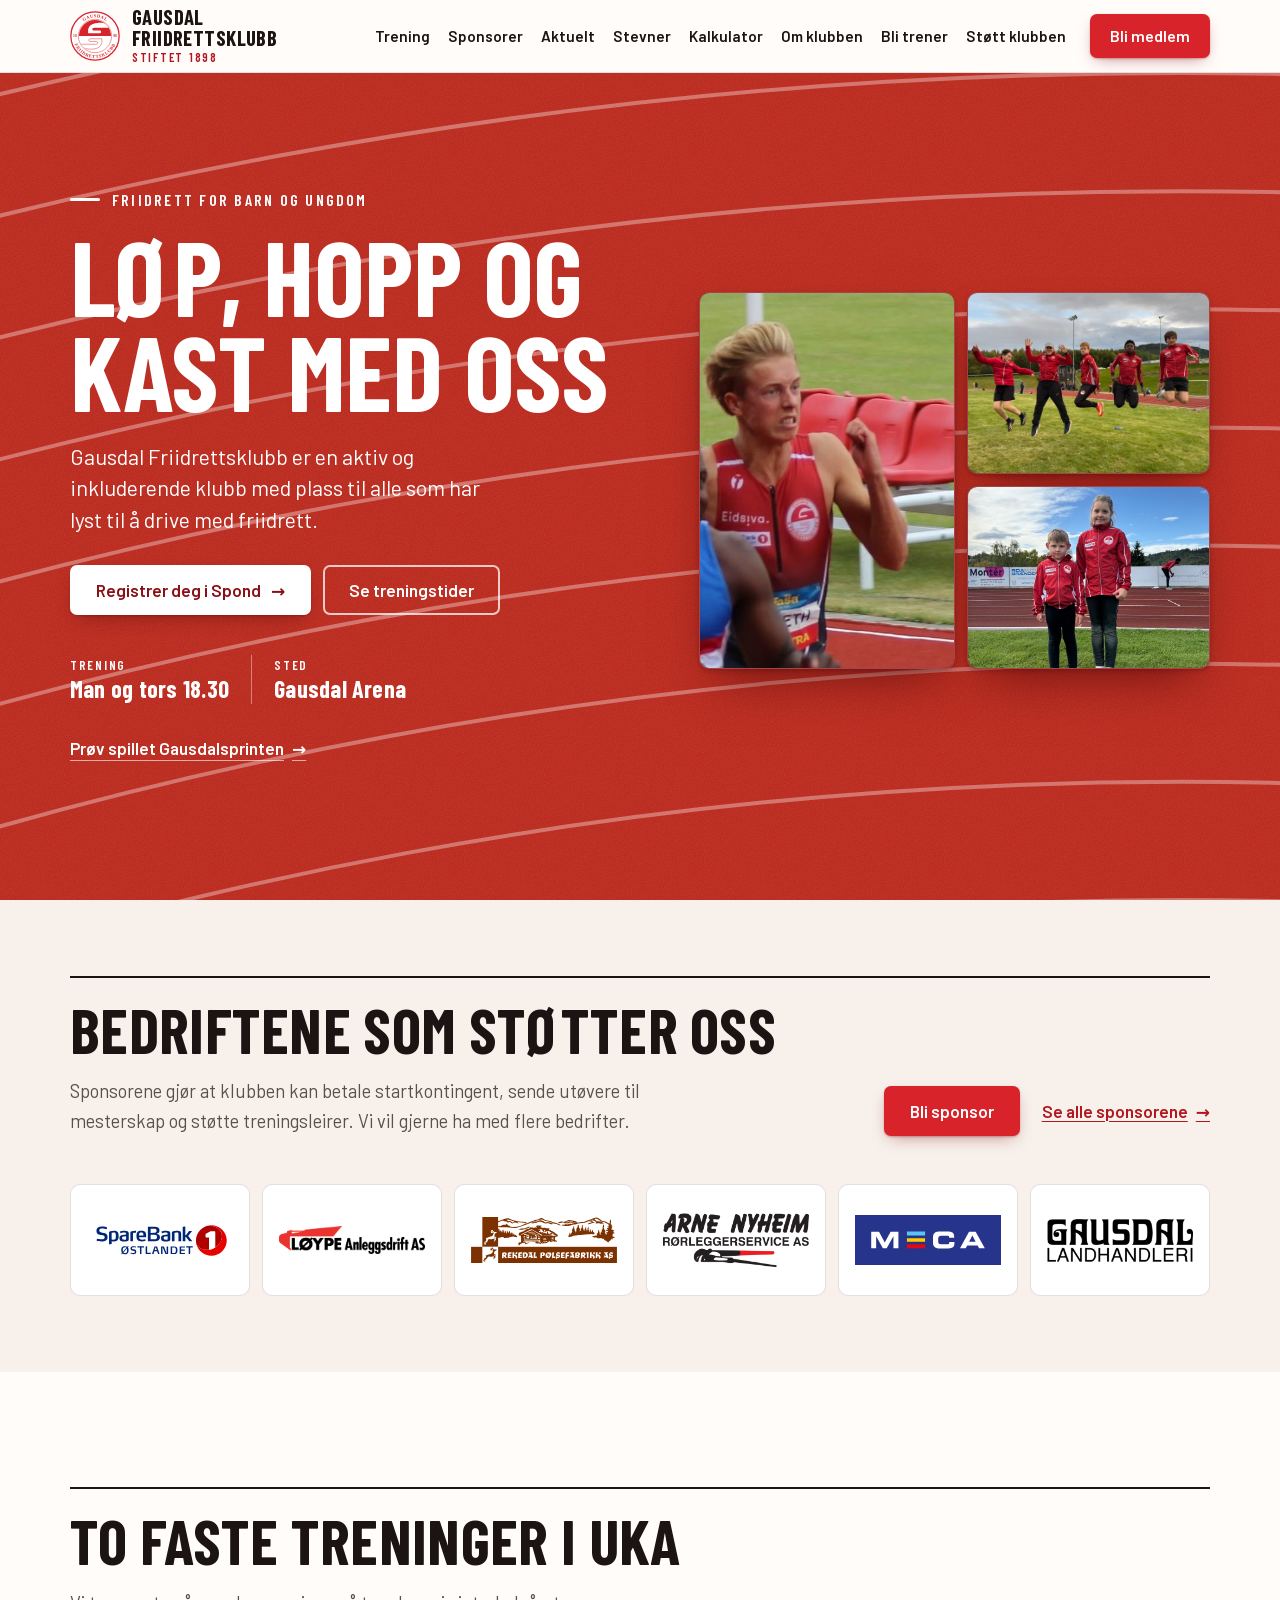
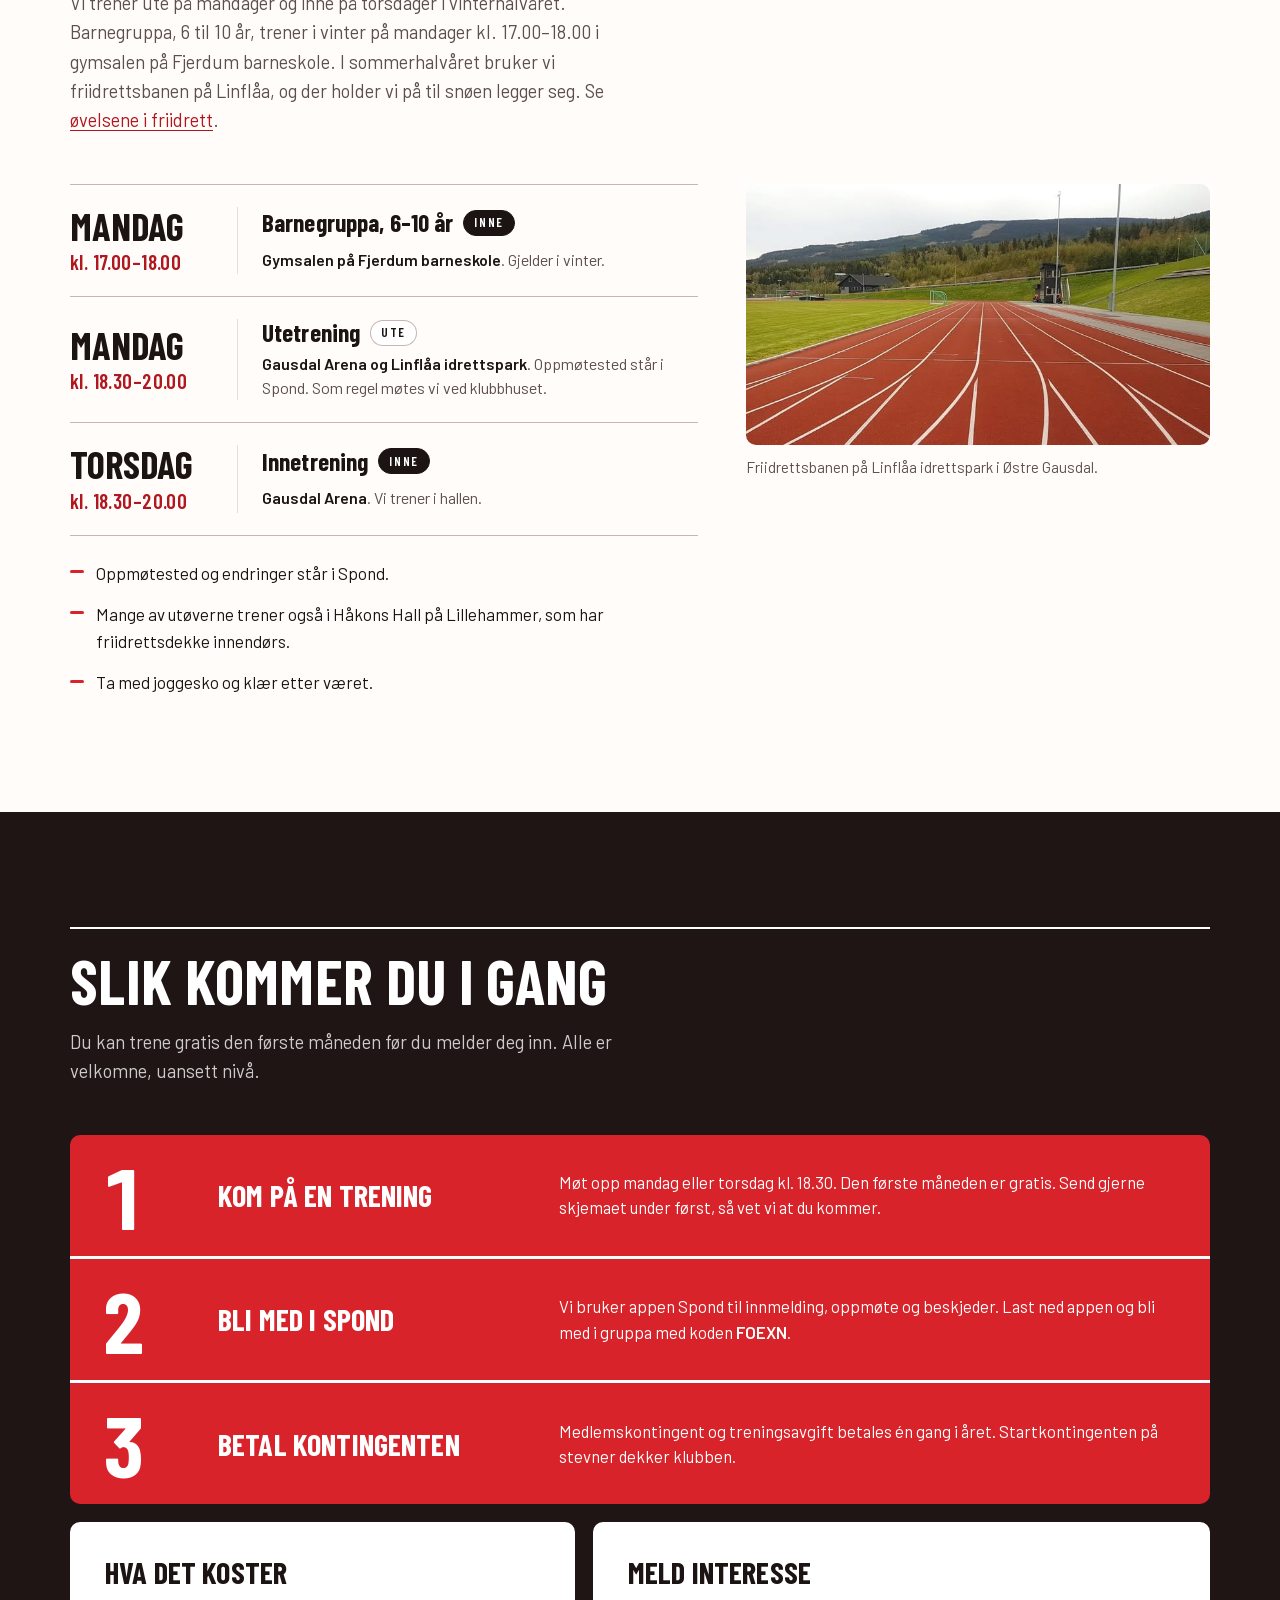
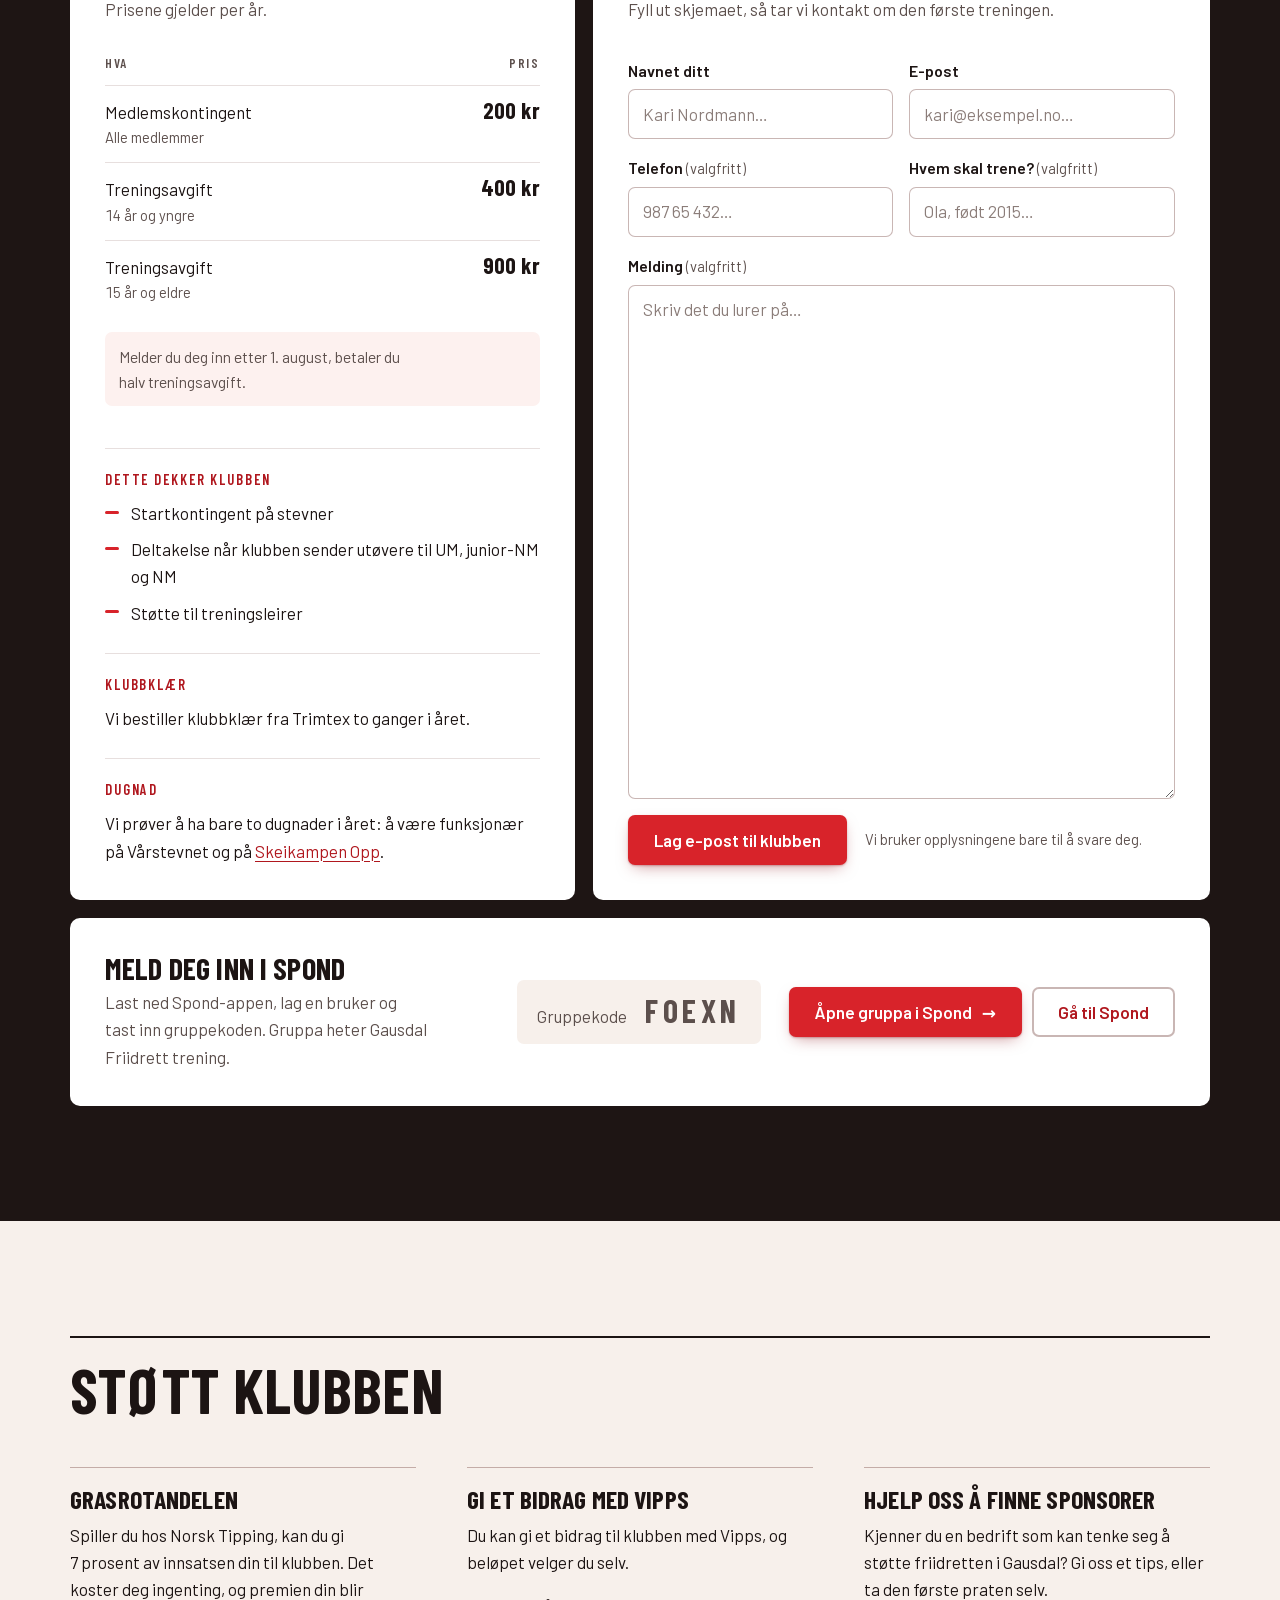
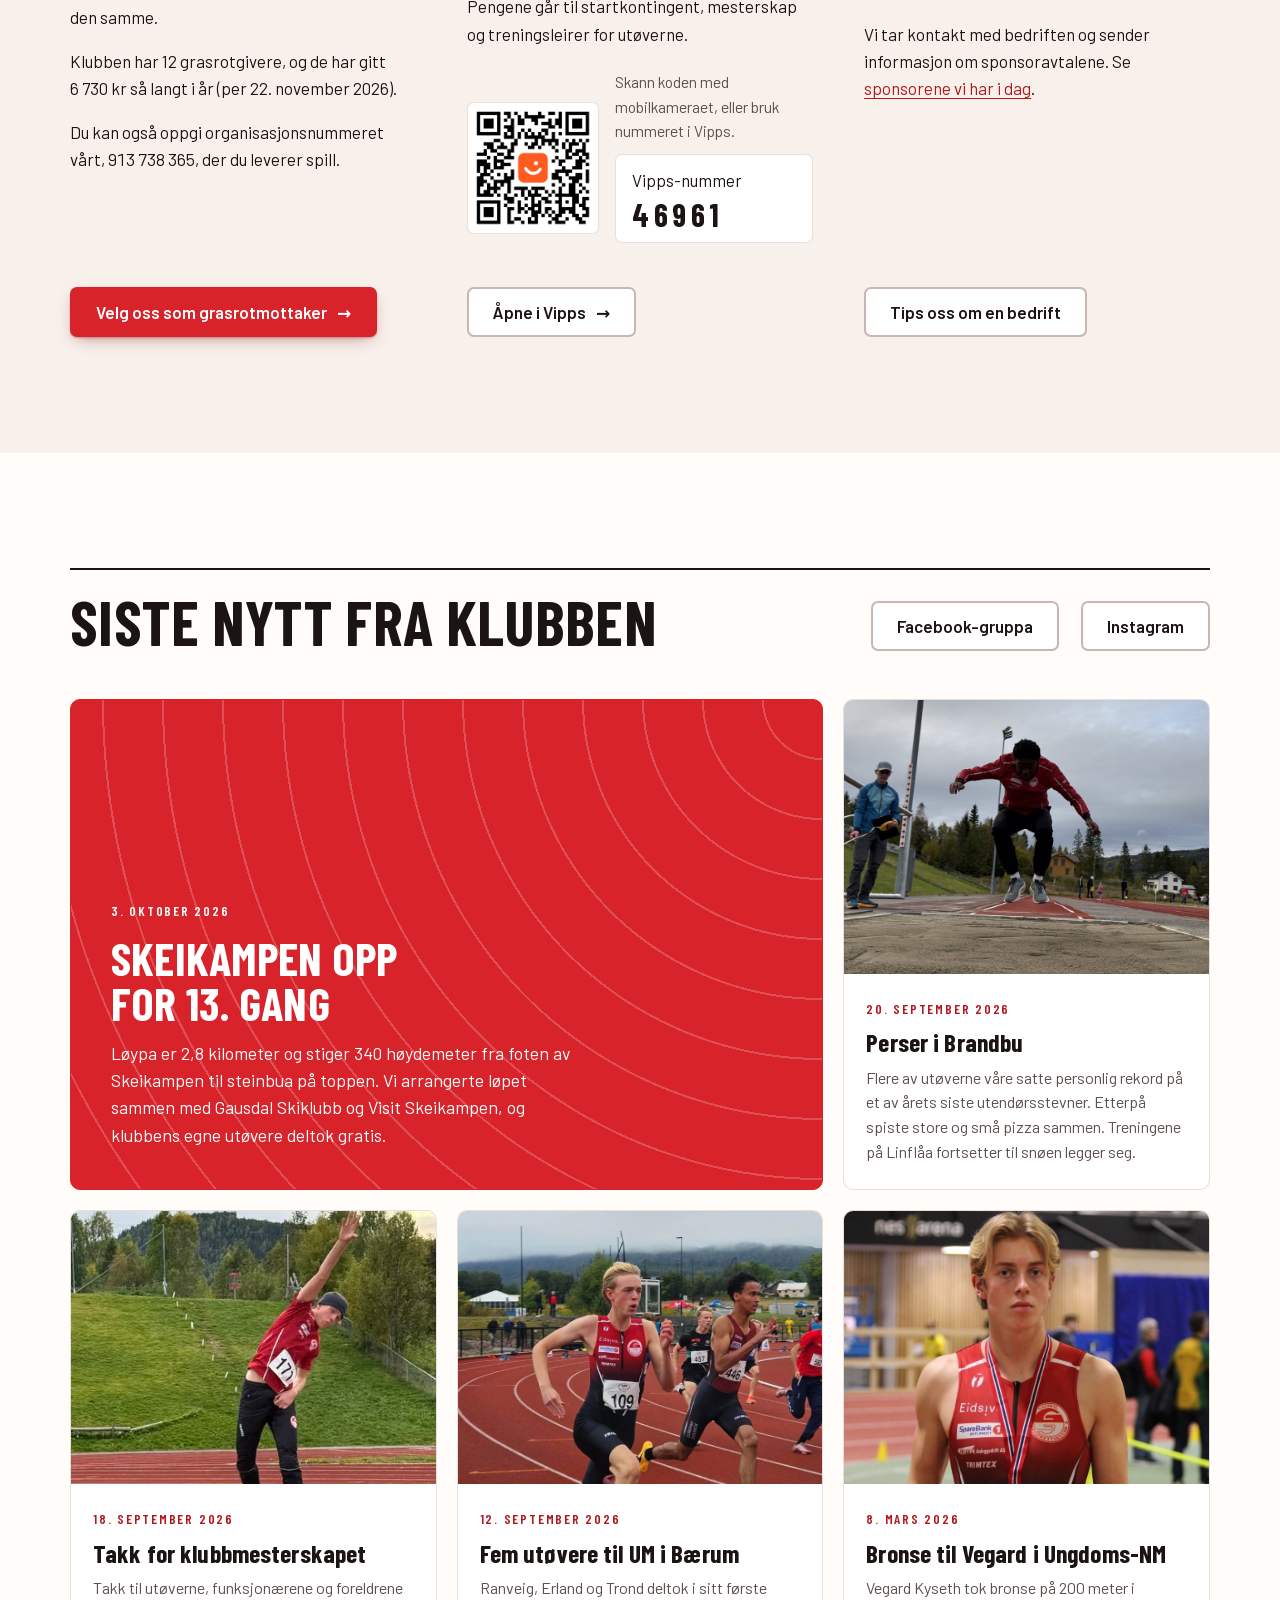
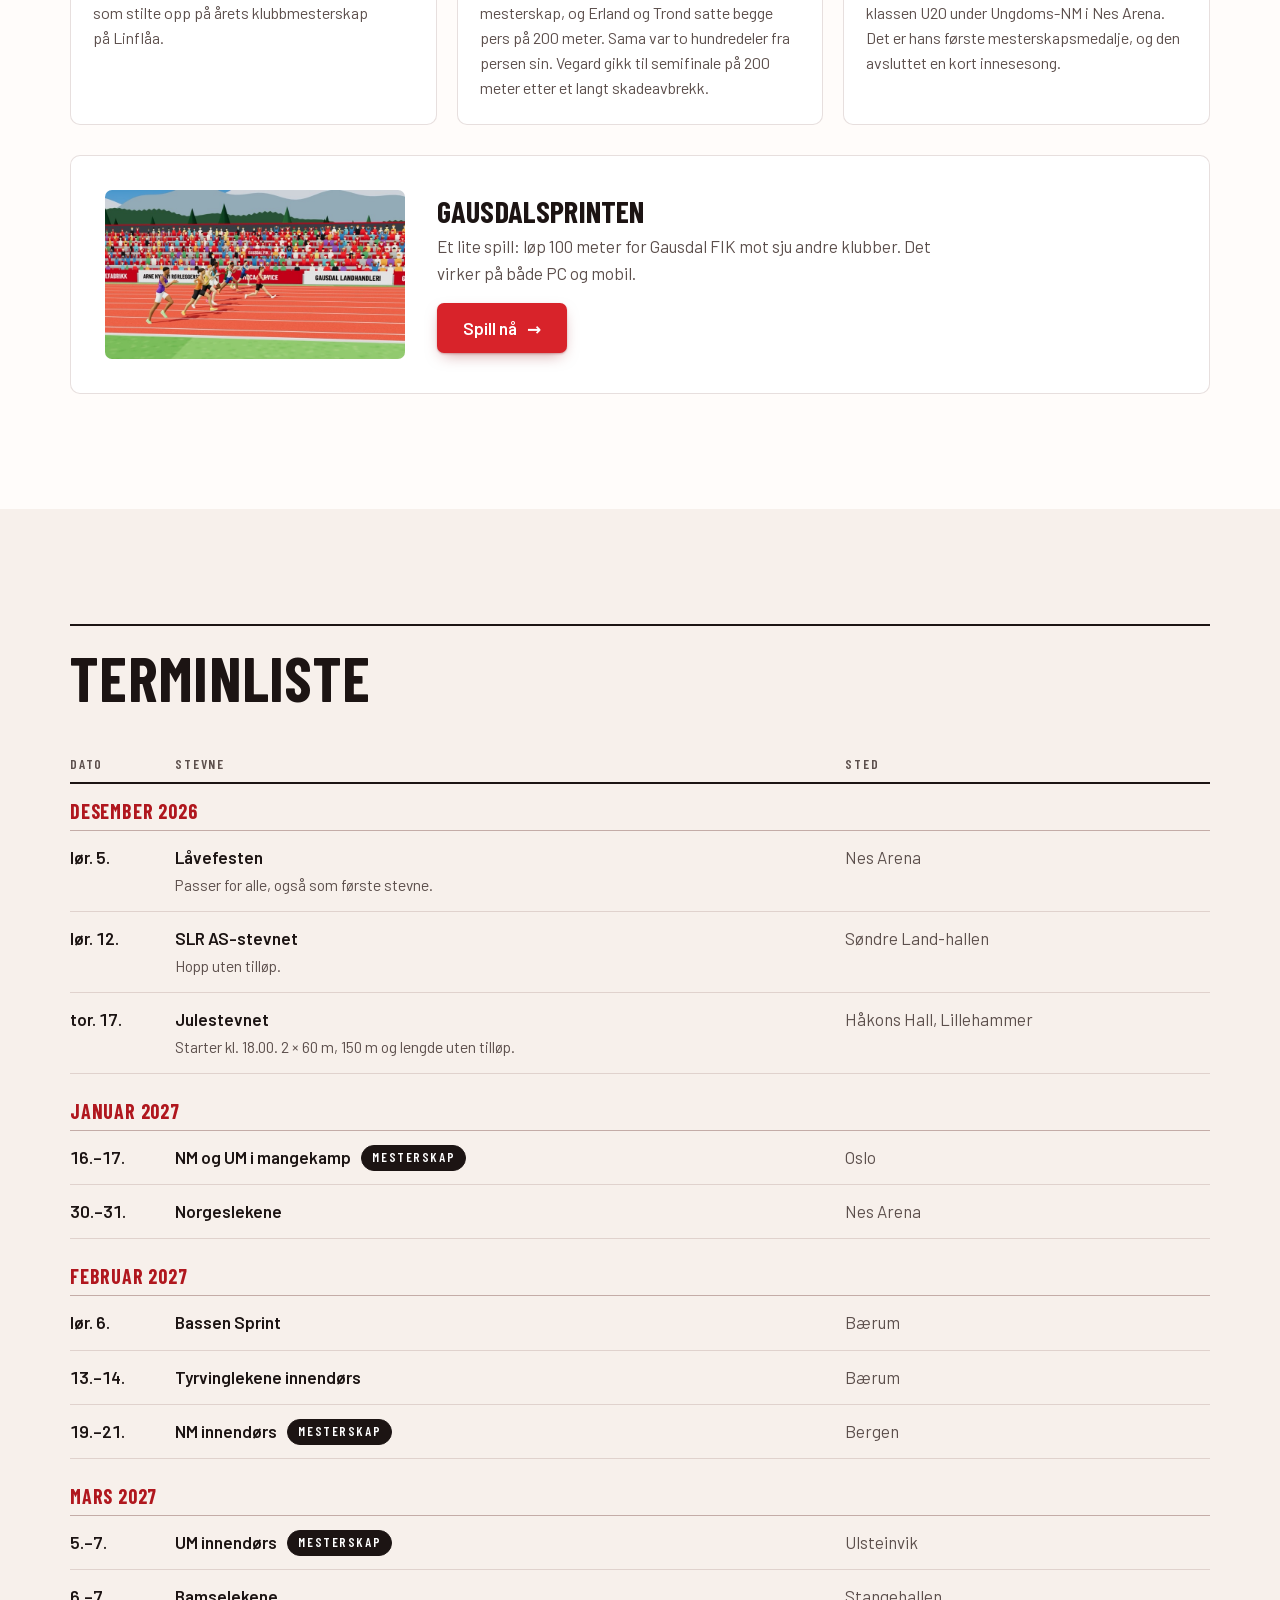
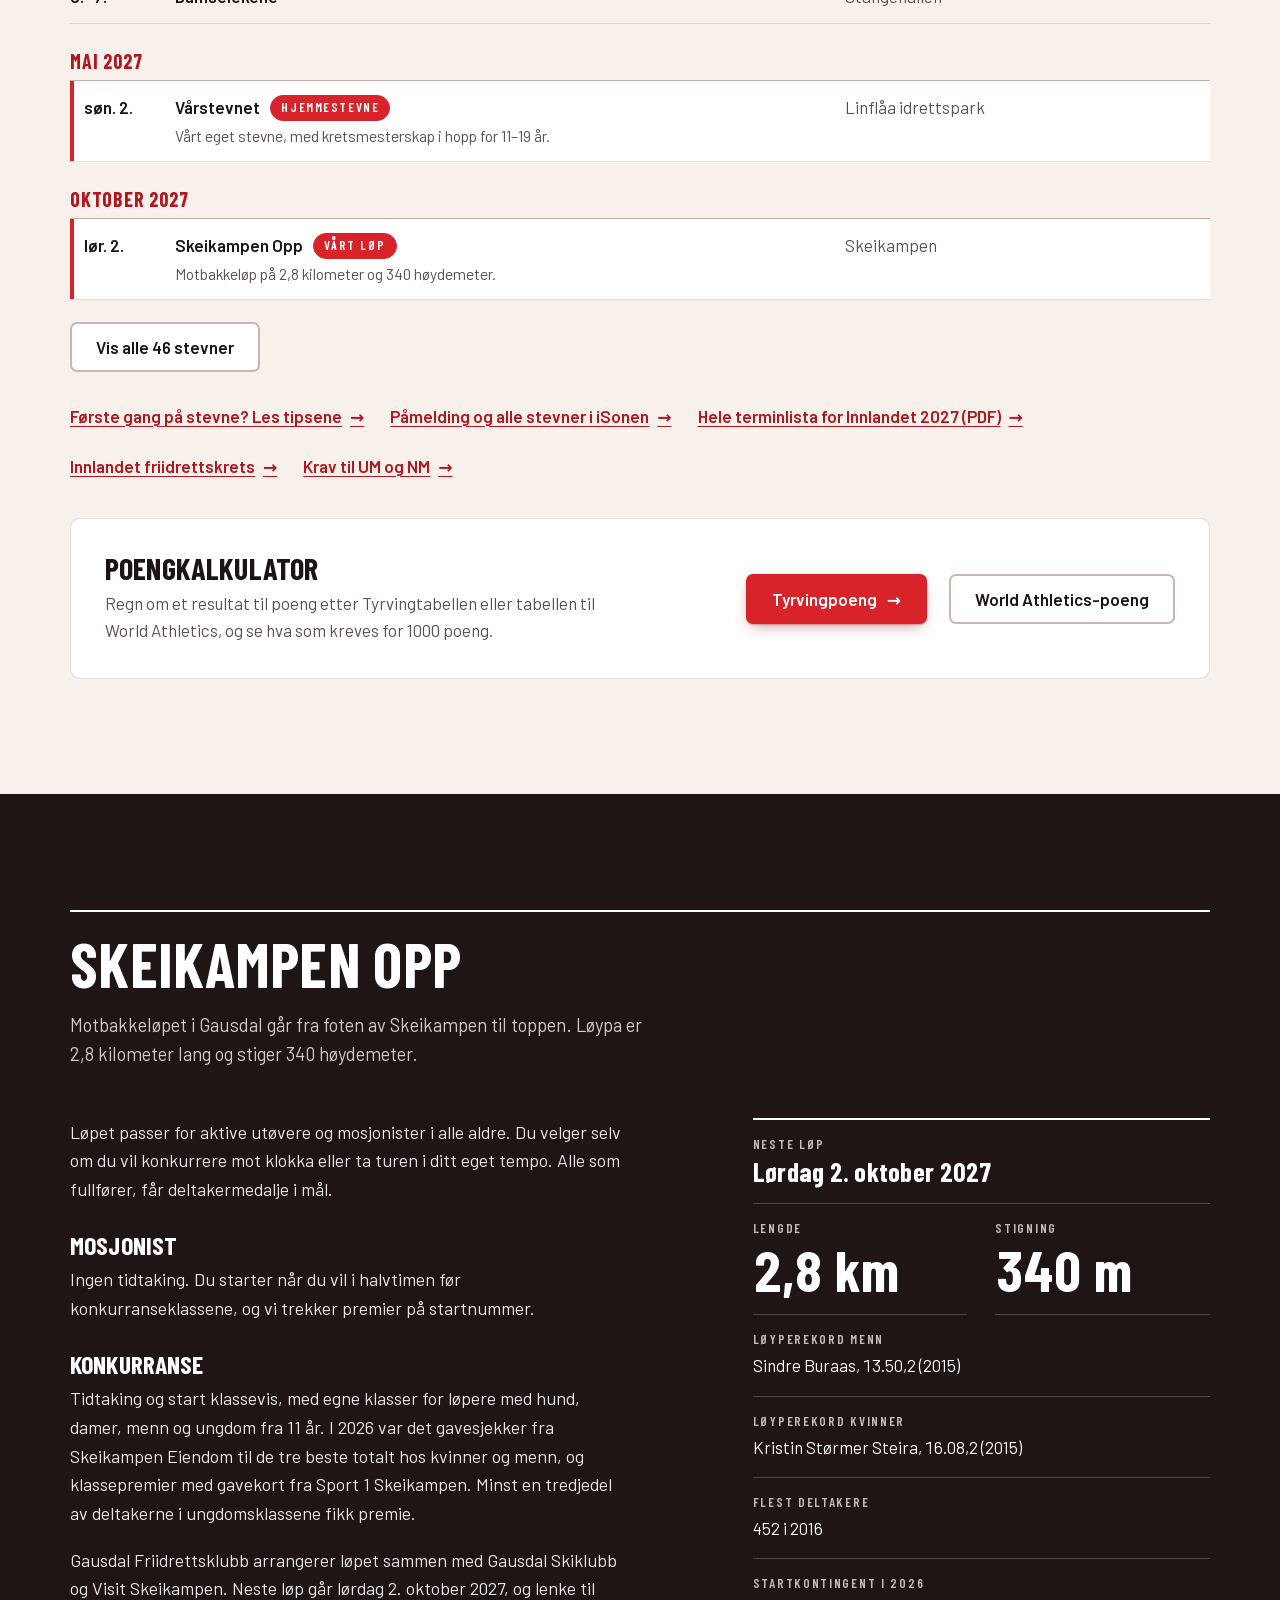
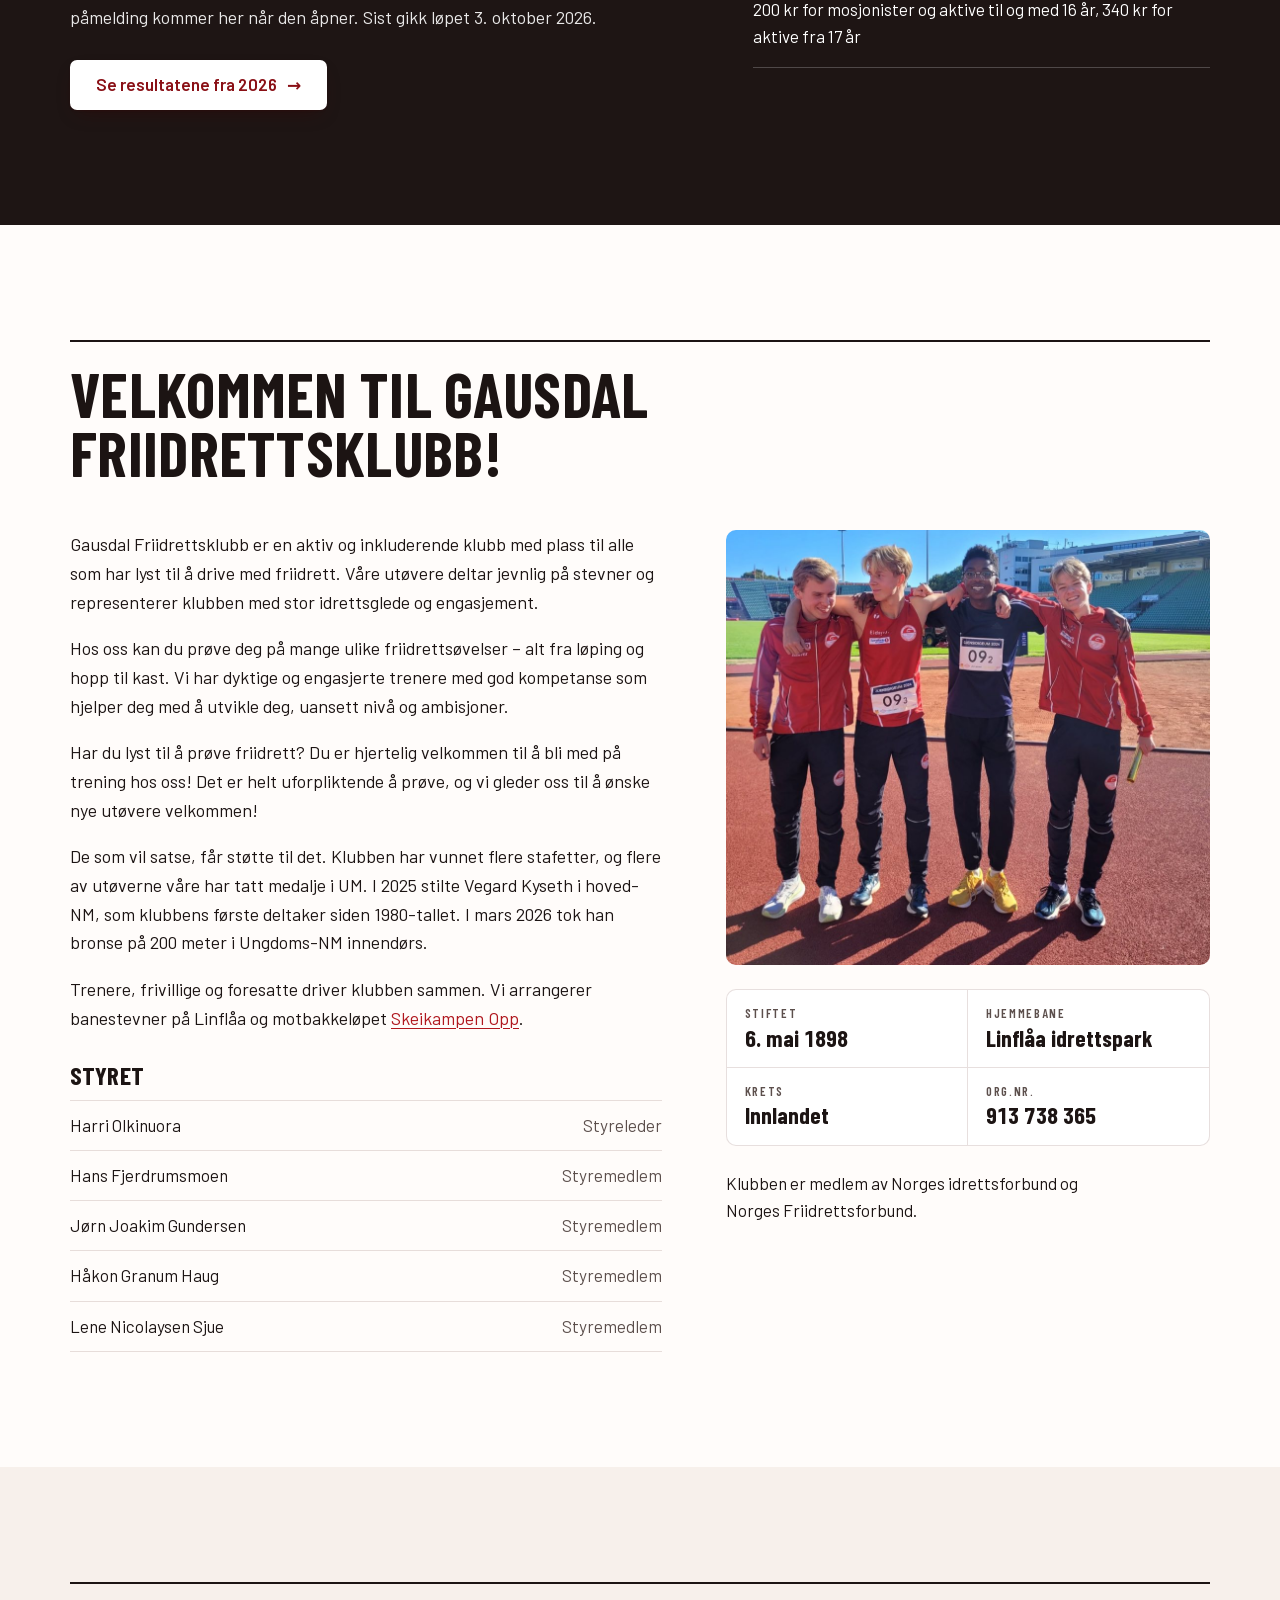
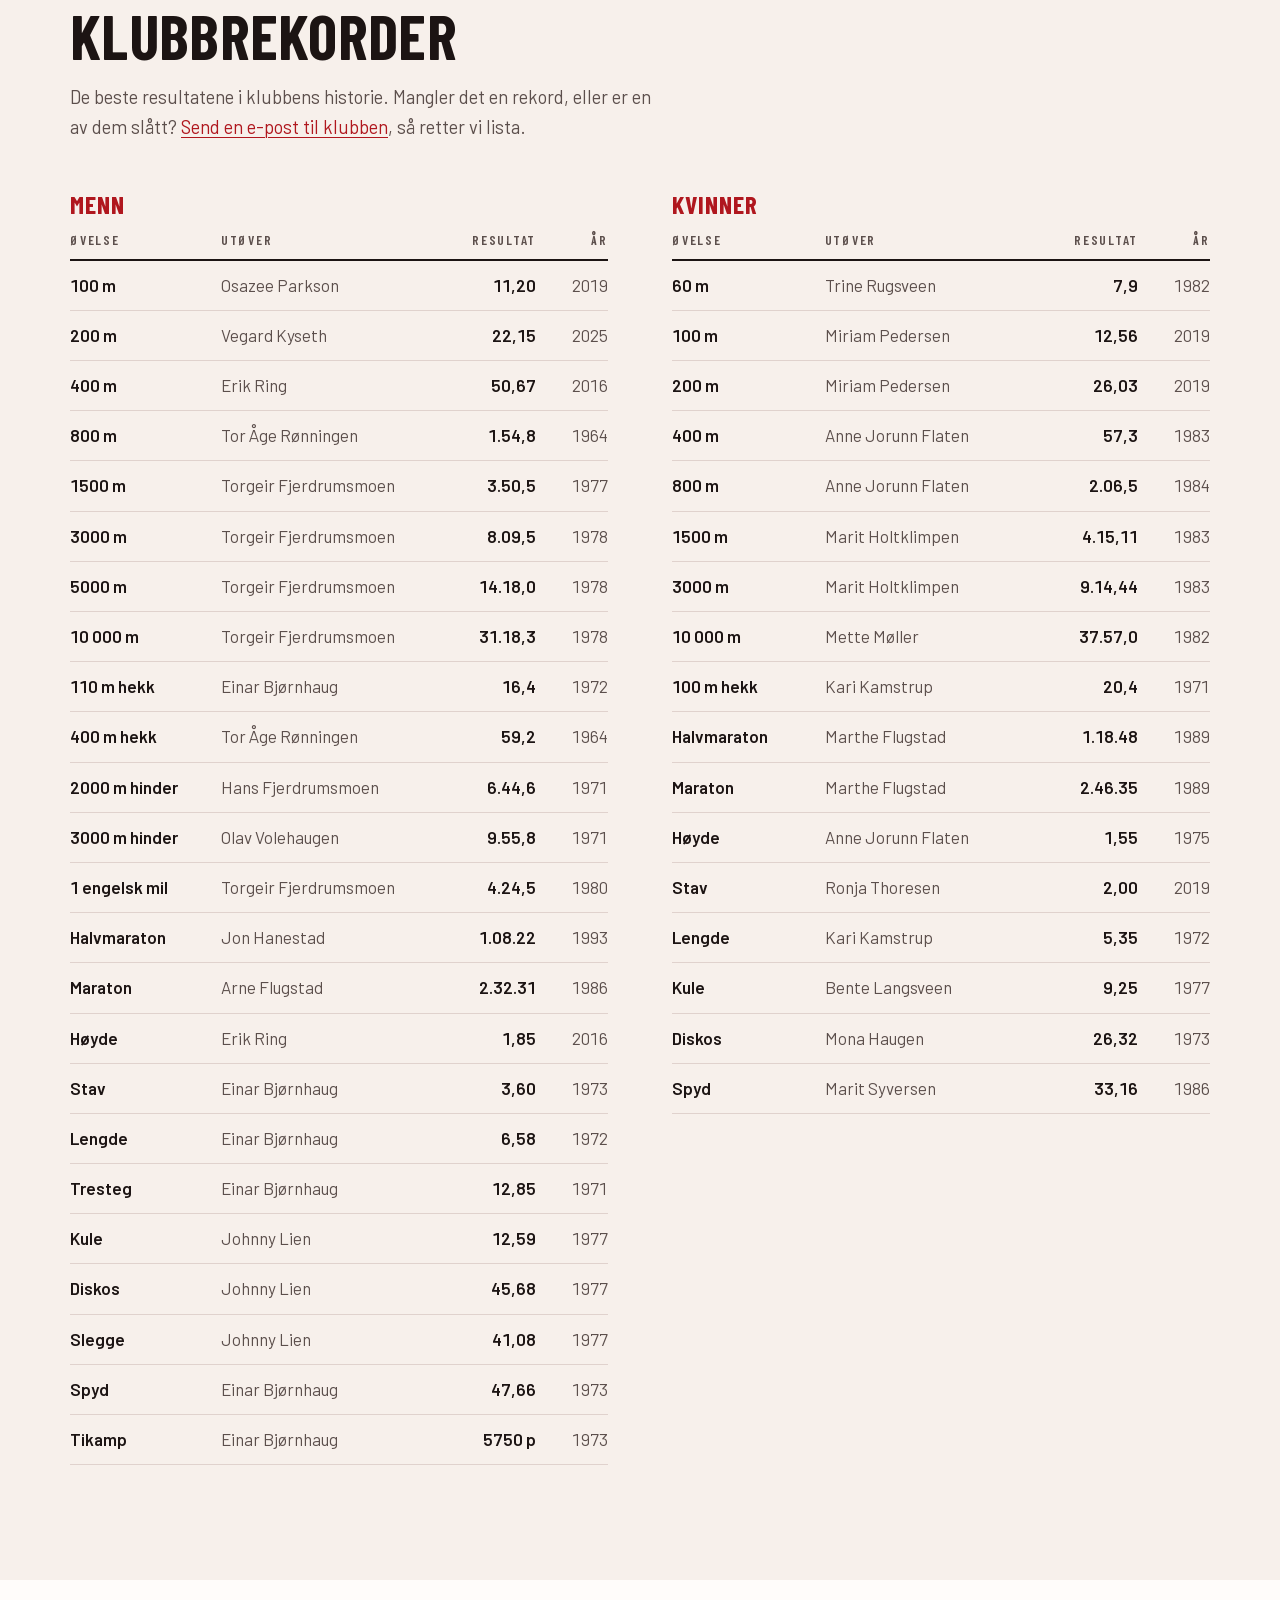
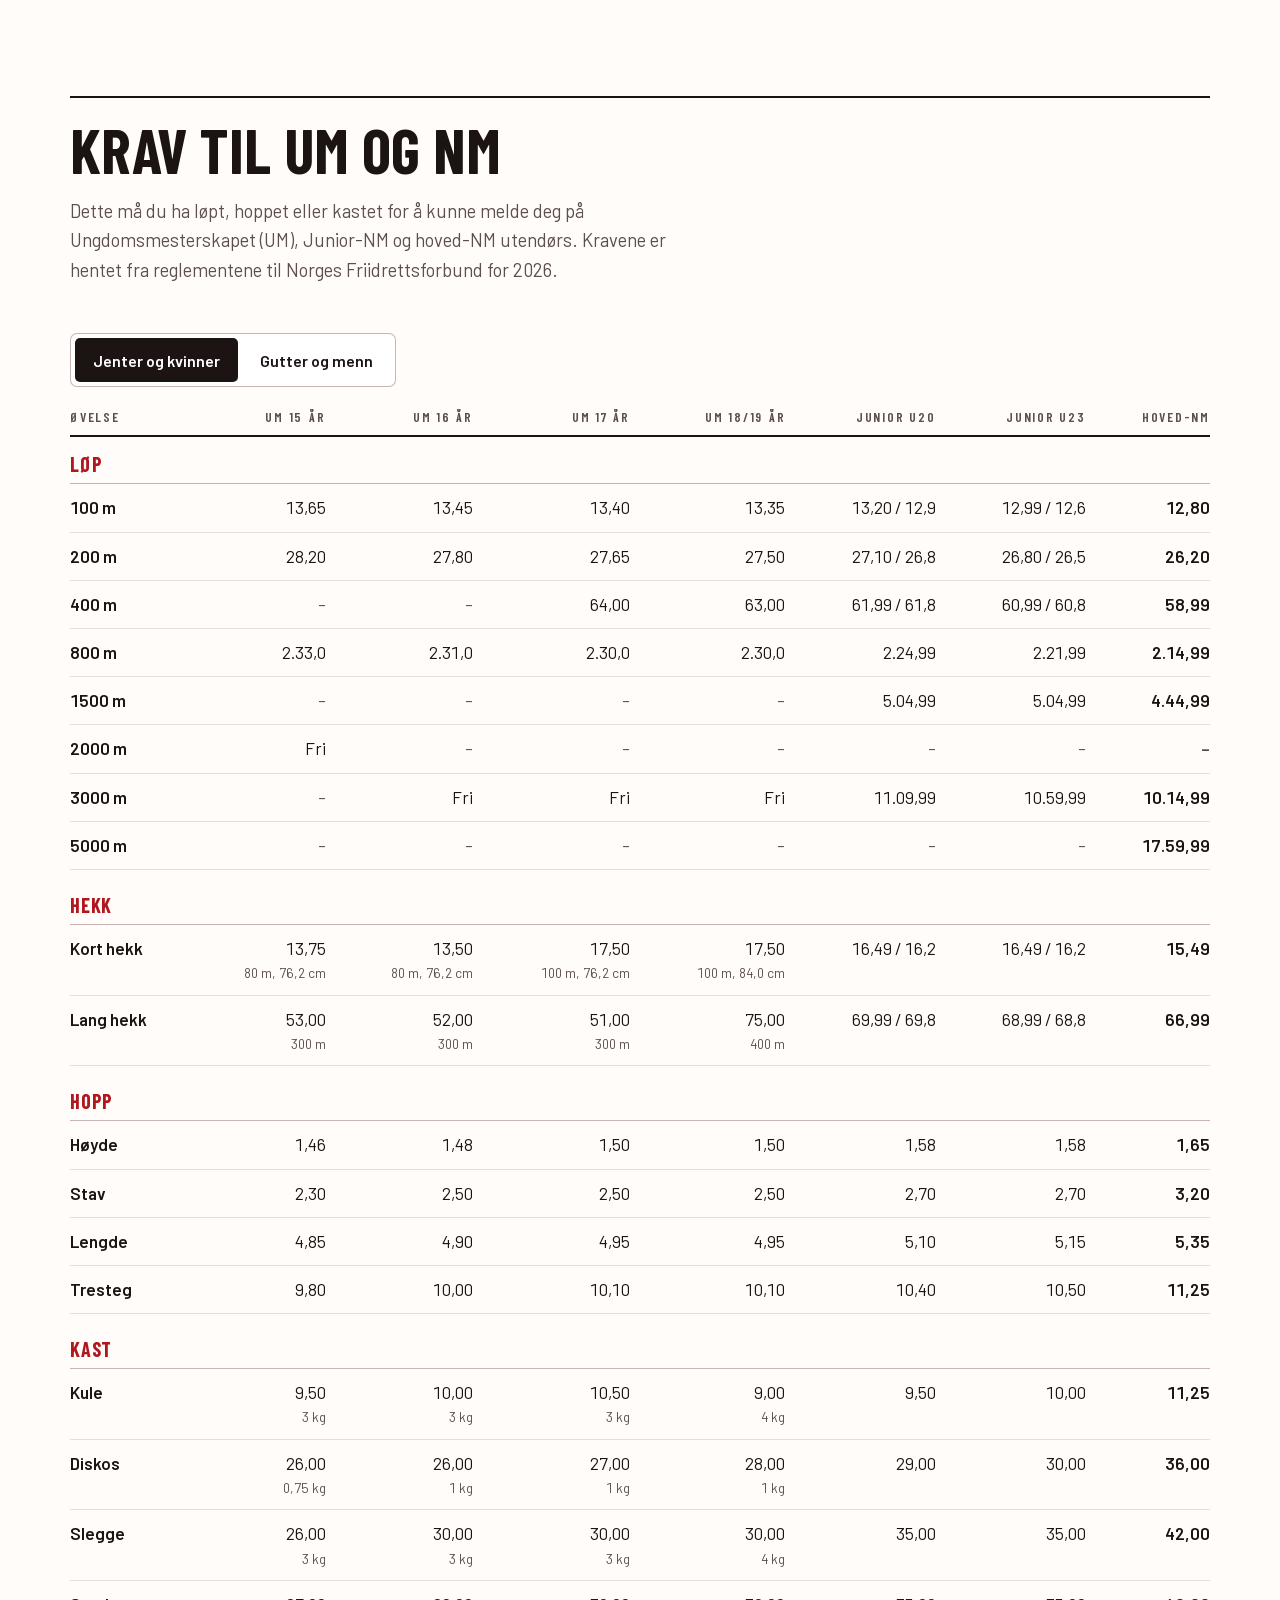
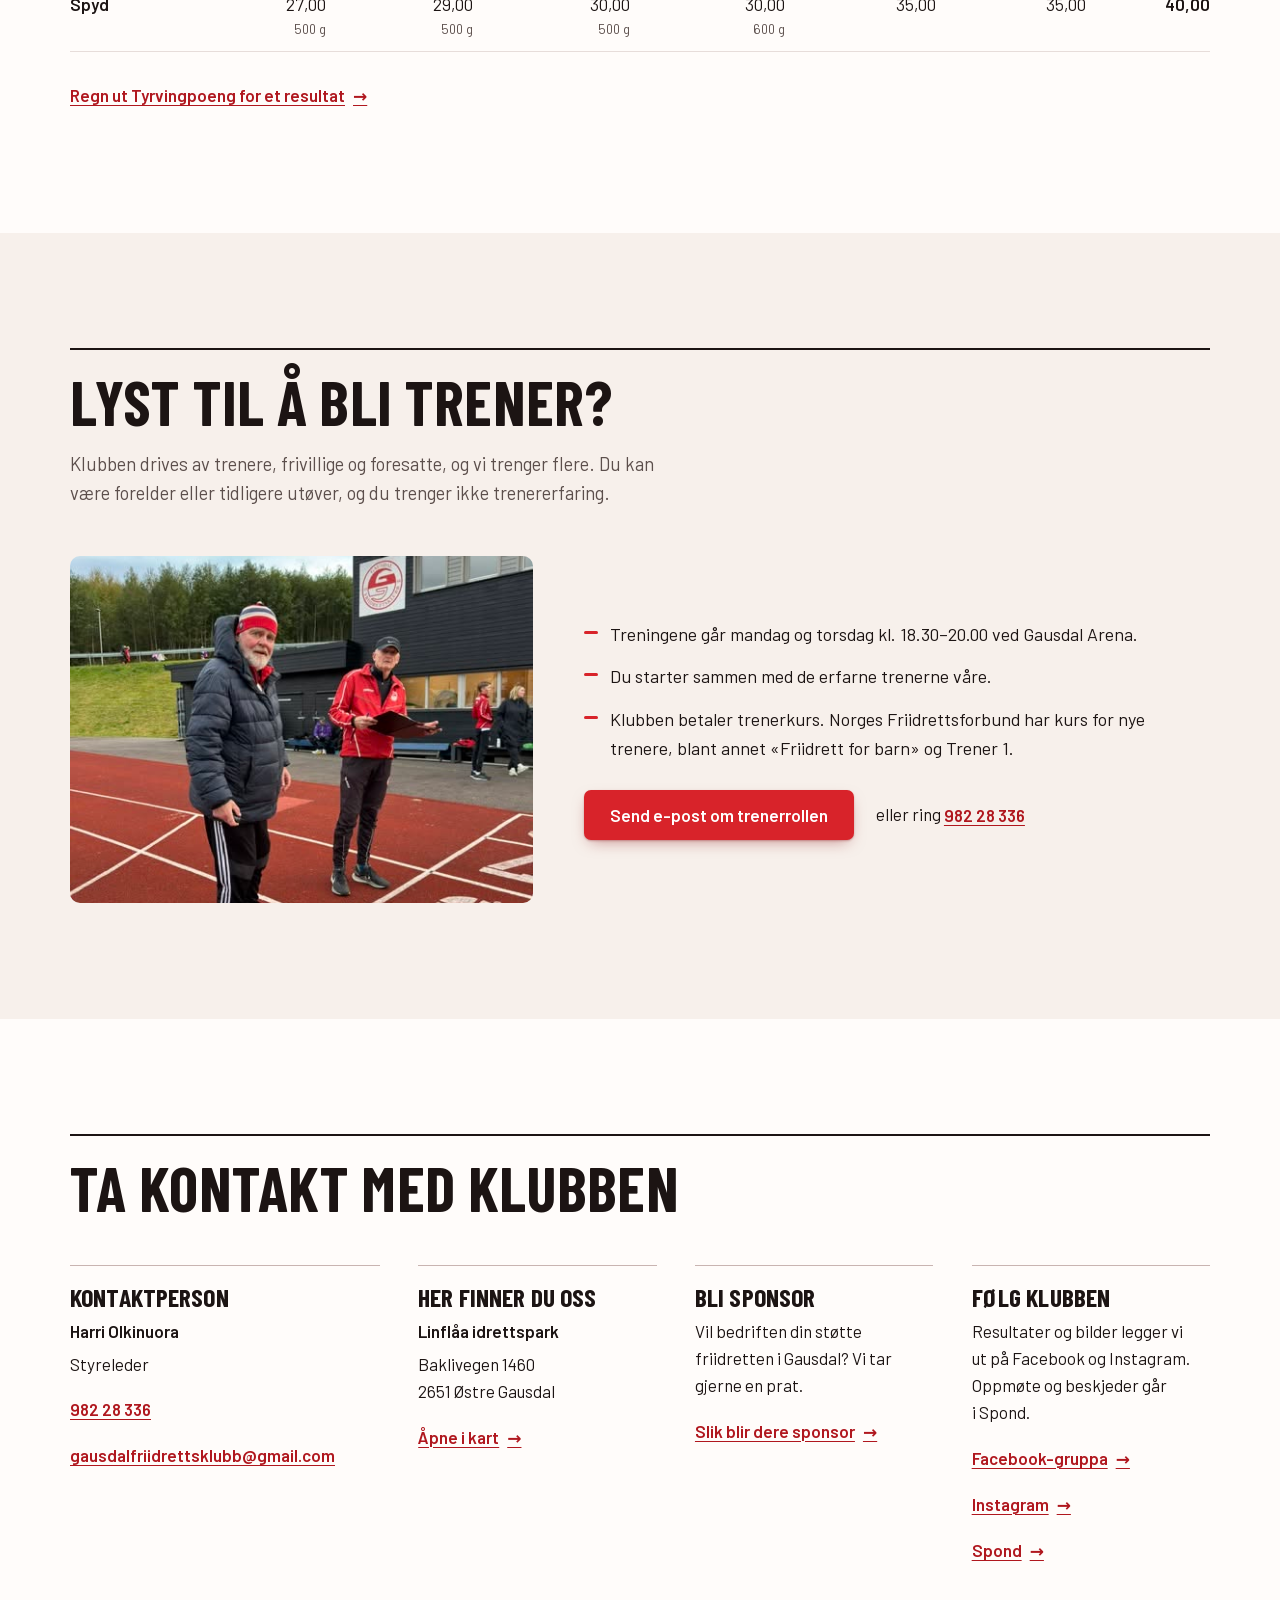
<file: index.html>
<!doctype html>
<html lang="nb">
<head>
  <meta charset="utf-8">
  <meta name="viewport" content="width=device-width, initial-scale=1, viewport-fit=cover">
  <title>Gausdal Friidrettsklubb | Friidrett for barn og ungdom i Gausdal</title>
  <meta name="description" content="Gausdal Friidrettsklubb er en aktiv og inkluderende friidrettsklubb for barn og ungdom. Vi trener mandag og torsdag kl. 18.30 ved Gausdal Arena.">
  <meta name="theme-color" content="#fffcfa">
  <meta property="og:type" content="website">
  <meta property="og:locale" content="nb_NO">
  <meta property="og:site_name" content="Gausdal Friidrettsklubb">
  <meta property="og:title" content="Gausdal Friidrettsklubb">
  <meta property="og:description" content="Friidrett for barn og ungdom i Gausdal. Trening mandag og torsdag kl. 18.30.">
  <meta property="og:url" content="https://gausdalfriidrett.no/">
  <meta property="og:image" content="https://gausdalfriidrett.no/bilder/klubbhopp.jpg">
  <link rel="canonical" href="https://gausdalfriidrett.no/">
  <link rel="icon" href="bilder/logo.svg" type="image/svg+xml">
  <link rel="apple-touch-icon" href="bilder/ikon-180.png">
  <link rel="preload" href="fonter/barlow-condensed-700.woff2" as="font" type="font/woff2" crossorigin>
  <link rel="preload" href="fonter/barlow-400.woff2" as="font" type="font/woff2" crossorigin>
  <link rel="stylesheet" href="stil.css?v=202611271806">
  <script type="application/ld+json">
  {"@context":"https://schema.org","@type":"SportsOrganization","name":"Gausdal Friidrettsklubb","alternateName":"Gausdal FIK","sport":"Friidrett","url":"https://gausdalfriidrett.no/","logo":"https://gausdalfriidrett.no/bilder/ikon-512.png","foundingDate":"1898-05-06","address":{"@type":"PostalAddress","streetAddress":"Linflåa idrettspark, Baklivegen 1460","postalCode":"2651","addressLocality":"Østre Gausdal","addressCountry":"NO"},"sameAs":["https://www.facebook.com/groups/436427656385045/","https://www.instagram.com/gausdal_friidrett/"]}
  </script>
  <script>document.documentElement.className += " js";</script>
</head>
<body>
  <a class="hopp" href="#innhold">Hopp til innholdet</a>

  <header class="topp">
    <div class="ramme topp__inn">
      <a class="merkevare" href="#topp" translate="no">
        <img src="bilder/logo.svg" width="50" height="50" alt="">
        <span class="merkevare__navn">Gausdal Friidrettsklubb <span>Stiftet 1898</span></span>
      </a>
      <button class="menyknapp" type="button" aria-expanded="false" aria-controls="meny">
        <span class="menyknapp__ikon" aria-hidden="true"></span>
        <span class="menyknapp__tekst">Meny</span>
      </button>
      <nav class="meny" id="meny" aria-label="Hovedmeny">
        <ul>
          <li><a href="#trening">Trening</a></li>
          <li><a href="sponsorer.html">Sponsorer</a></li>
          <li><a href="#aktuelt">Aktuelt</a></li>
          <li><a href="#terminliste">Stevner</a></li>
          <li><a href="tyrving.html">Kalkulator</a></li>
          <li><a href="#om">Om klubben</a></li>
          <li><a href="#trener">Bli trener</a></li>
          <li><a href="#stott">Støtt klubben</a></li>
        </ul>
      </nav>
      <a class="knapp knapp--rod" href="#bli-medlem">Bli medlem</a>
    </div>
  </header>

  <main id="innhold">

    <!-- ===================== HERO ===================== -->
    <section class="hero" id="topp" aria-labelledby="hero-tittel">
      <svg class="hero__baner" viewBox="0 0 2600 700" preserveAspectRatio="xMinYMid slice" aria-hidden="true" focusable="false">
        <g fill="none" stroke="#fff" stroke-opacity="0.34" stroke-width="5"><circle cx="1000" cy="4200" r="3400"/><circle cx="1000" cy="4200" r="3500"/><circle cx="1000" cy="4200" r="3600"/><circle cx="1000" cy="4200" r="3700"/><circle cx="1000" cy="4200" r="3800"/><circle cx="1000" cy="4200" r="3900"/><circle cx="1000" cy="4200" r="4000"/><circle cx="1000" cy="4200" r="4100"/><circle cx="1000" cy="4200" r="4200"/><circle cx="1000" cy="4200" r="4300"/><circle cx="1000" cy="4200" r="4400"/><circle cx="1000" cy="4200" r="4500"/></g>
        <g class="hero__banetall" fill="#fff" fill-opacity="0.4" font-family="'Barlow Condensed', 'Arial Narrow', sans-serif" font-weight="700" font-size="66" text-anchor="middle"><text transform="translate(103 661.9) rotate(-14.23)" dy="23">1</text><text transform="translate(103 558.9) rotate(-13.84)" dy="23">2</text><text transform="translate(103 456.0) rotate(-13.47)" dy="23">3</text><text transform="translate(103 353.2) rotate(-13.13)" dy="23">4</text><text transform="translate(103 250.6) rotate(-12.8)" dy="23">5</text><text transform="translate(103 148.1) rotate(-12.48)" dy="23">6</text><text transform="translate(103 45.7) rotate(-12.18)" dy="23">7</text></g>
      </svg>
      <div class="ramme hero__inn">
        <div>
          <p class="overtittel">Friidrett for barn og ungdom</p>
          <h1 id="hero-tittel">Løp, hopp og kast med oss</h1>
          <p class="hero__ingress">Gausdal Friidrettsklubb er en aktiv og inkluderende klubb med plass til alle som har lyst til å drive med friidrett.</p>
          <div class="hero__valg">
            <a class="knapp knapp--hvit" data-spond href="https://group.spond.com/FOEXN" rel="noopener">Registrer deg i Spond <span class="pil" aria-hidden="true">→</span></a>
            <a class="knapp knapp--omriss" href="#trening">Se treningstider</a>
          </div>
          <dl class="hero__fakta">
            <div><dt>Trening</dt><dd class="tall">Man og tors 18.30</dd></div>
            <div><dt>Sted</dt><dd>Gausdal Arena</dd></div>
          </dl>
          <p class="hero__spill"><a class="lenke-pil" href="spill.html">Prøv spillet Gausdalsprinten <span class="pil" aria-hidden="true">→</span></a></p>
        </div>
        <div class="kollasj">
          <figure class="k1"><img src="bilder/sprint-mesterskap.jpg" width="430" height="633" alt="Sprinter i Gausdal-drakt i full fart på oppløpet under et mesterskap" fetchpriority="high"></figure>
          <figure class="k2"><img src="bilder/klubbhopp.jpg" width="640" height="480" alt="Fem utøvere i klubbjakker hopper samtidig på gresset ved Linflåa"></figure>
          <figure class="k3"><img src="bilder/unge-utovere.jpg" width="750" height="1000" alt="To av klubbens yngste utøvere i røde klubbjakker ved friidrettsbanen"></figure>
        </div>
      </div>
    </section>

    <!-- ===================== SPONSORER ===================== -->
    <section class="del del--sand del--tett" id="sponsorer" aria-labelledby="sponsor-tittel">
      <div class="ramme">
        <div class="delhode delhode--rad">
          <div>
            <h2 id="sponsor-tittel">Bedriftene som støtter oss</h2>
            <p>Sponsorene gjør at klubben kan betale startkontingent, sende utøvere til mesterskap og støtte treningsleirer. Vi vil gjerne ha med flere bedrifter.</p>
          </div>
          <div class="knapperad">
            <a class="knapp knapp--rod" href="sponsorer.html#bli-sponsor">Bli sponsor</a>
            <a class="lenke-pil" href="sponsorer.html">Se alle sponsorene <span class="pil" aria-hidden="true">→</span></a>
          </div>
        </div>
        <ul class="sponsorstripe" data-sponsorstripe></ul>
      </div>
    </section>

    <!-- ===================== TRENING ===================== -->
    <section class="del" id="trening" aria-labelledby="trening-tittel">
      <div class="ramme">
        <div class="delhode">
          <h2 id="trening-tittel">To faste treninger i uka</h2>
          <p>Vi trener ute på mandager og inne på torsdager i vinterhalvåret. Barnegruppa, 6 til 10 år, trener i vinter på mandager kl.&nbsp;17.00–18.00 i gymsalen på Fjerdum barneskole. I sommerhalvåret bruker vi friidrettsbanen på Linflåa, og der holder vi på til snøen legger seg. Se <a href="ovelser.html">øvelsene i friidrett</a>.</p>
        </div>
        <div class="trening">
          <div>
            <ul class="okter" data-treninger>
              <li class="tomt"><noscript>Slå på JavaScript for å se treningstidene, eller ta kontakt med klubben.</noscript></li>
            </ul>
            <ul class="punkter">
              <li>Oppmøtested og endringer står i Spond.</li>
              <li>Mange av utøverne trener også i Håkons Hall på Lillehammer, som har friidrettsdekke innendørs.</li>
              <li>Ta med joggesko og klær etter været.</li>
            </ul>
          </div>
          <figure class="sidebilde">
            <img src="bilder/linflaa-bane.jpg" width="720" height="405" loading="lazy" alt="Den røde friidrettsbanen på Linflåa idrettspark med åsene i Gausdal bak">
            <figcaption>Friidrettsbanen på Linflåa idrettspark i Østre Gausdal.</figcaption>
          </figure>
        </div>
      </div>
    </section>

    <!-- ===================== BLI MEDLEM ===================== -->
    <section class="del morkdel" id="bli-medlem" aria-labelledby="medlem-tittel">
      <div class="ramme">
        <div class="delhode">
          <h2 id="medlem-tittel">Slik kommer du i gang</h2>
          <p>Du kan trene gratis den første måneden før du melder deg inn. Alle er velkomne, uansett nivå.</p>
        </div>

        <ol class="steg">
          <li>
            <h3>Kom på en trening</h3>
            <p>Møt opp mandag eller torsdag kl.&nbsp;18.30. Den første måneden er gratis. Send gjerne skjemaet under først, så vet vi at du kommer.</p>
          </li>
          <li>
            <h3>Bli med i Spond</h3>
            <p>Vi bruker appen Spond til innmelding, oppmøte og beskjeder. <span data-spondtekst>Du får invitasjon til gruppa når du har bestemt deg.</span></p>
          </li>
          <li>
            <h3>Betal kontingenten</h3>
            <p>Medlemskontingent og treningsavgift betales én gang i året. Startkontingenten på stevner dekker klubben.</p>
          </li>
        </ol>

        <div class="innmelding">
          <div class="kort">
            <h3>Hva det koster</h3>
            <p>Prisene gjelder per år.</p>
            <table class="pristabell">
              <caption class="skjult-visuelt">Medlemskontingent og treningsavgift per år</caption>
              <thead><tr><th scope="col">Hva</th><th scope="col">Pris</th></tr></thead>
              <tbody data-priser>
                <tr><th scope="row">Medlemskontingent</th><td>200&nbsp;kr</td></tr>
              </tbody>
            </table>
            <p class="prisnote" data-prisnote hidden></p>

            <div class="dekker">
              <h4>Dette dekker klubben</h4>
              <ul class="punkter">
                <li>Startkontingent på stevner</li>
                <li>Deltakelse når klubben sender utøvere til UM, junior-NM og NM</li>
                <li>Støtte til treningsleirer</li>
              </ul>
            </div>

            <div class="dekker">
              <h4>Klubbklær</h4>
              <p>Vi bestiller klubbklær fra Trimtex to ganger i året.</p>
            </div>

            <div class="dekker">
              <h4>Dugnad</h4>
              <p>Vi prøver å ha bare to dugnader i året: å være funksjonær på Vårstevnet og på <a href="#skeikampen-opp">Skeikampen Opp</a>.</p>
            </div>
          </div>

          <div class="kort">
            <h3 id="skjema-medlem-tittel">Meld interesse</h3>
            <p>Fyll ut skjemaet, så tar vi kontakt om den første treningen.</p>
            <form class="skjema" data-skjema="medlem" data-emne="Vil prøve friidrett" aria-labelledby="skjema-medlem-tittel" novalidate>
              <div class="skjema__rad">
                <div class="felt">
                  <label for="m-navn">Navnet ditt</label>
                  <input id="m-navn" name="navn" type="text" autocomplete="name" required placeholder="Kari Nordmann…" data-feil="Skriv navnet ditt, så vet vi hvem vi skal svare.">
                </div>
                <div class="felt">
                  <label for="m-epost">E-post</label>
                  <input id="m-epost" name="epost" type="email" inputmode="email" autocomplete="email" spellcheck="false" autocapitalize="off" required placeholder="kari@eksempel.no…" data-feil="Skriv en e-postadresse vi kan svare til, for eksempel kari@eksempel.no.">
                </div>
              </div>
              <div class="skjema__rad">
                <div class="felt">
                  <label for="m-telefon">Telefon <small>(valgfritt)</small></label>
                  <input id="m-telefon" name="telefon" type="tel" inputmode="tel" autocomplete="tel" placeholder="987 65 432…">
                </div>
                <div class="felt">
                  <label for="m-utover">Hvem skal trene? <small>(valgfritt)</small></label>
                  <input id="m-utover" name="utover" type="text" autocomplete="off" placeholder="Ola, født 2015…">
                </div>
              </div>
              <div class="felt felt--voks">
                <label for="m-melding">Melding <small>(valgfritt)</small></label>
                <textarea id="m-melding" name="melding" rows="3" placeholder="Skriv det du lurer på…"></textarea>
              </div>
              <div class="honning" aria-hidden="true">
                <label for="m-nettsted">La dette feltet stå tomt</label>
                <input id="m-nettsted" name="nettsted" type="text" tabindex="-1" autocomplete="off">
              </div>
              <input type="hidden" name="nokkel" value="">
              <div class="skjema__bunn">
                <button class="knapp knapp--rod" type="submit">
                  <span class="spinner" hidden aria-hidden="true"></span>
                  <span data-knappetekst>Lag e-post til klubben</span>
                </button>
                <small data-skjemanotis>Vi bruker opplysningene bare til å svare deg.</small>
              </div>
              <p class="skjema__status" role="status" aria-live="polite" tabindex="-1"></p>
            </form>
          </div>

          <div class="kort spondstripe" data-spondboks hidden>
            <div class="spondstripe__tekst">
              <h3>Meld deg inn i Spond</h3>
              <p>Last ned Spond-appen, lag en bruker og tast inn gruppekoden. Gruppa heter <span data-spondgruppe translate="no">Gausdal Friidrett trening</span>.</p>
            </div>
            <p class="spondkode" data-spondkodelinje hidden>Gruppekode <strong class="tall" data-spondkode translate="no"></strong></p>
            <div class="knapperad spondstripe__valg">
              <a class="knapp knapp--rod" data-spond href="#" rel="noopener" hidden>Åpne gruppa i Spond <span class="pil" aria-hidden="true">→</span></a>
              <a class="knapp knapp--stille" data-spondnett href="https://www.spond.com/no/" rel="noopener">Gå til Spond</a>
            </div>
          </div>
        </div>
      </div>
    </section>

    <!-- ===================== STØTT KLUBBEN ===================== -->
    <section class="del del--sand stott" id="stott" aria-labelledby="stott-tittel">
      <div class="ramme">
        <div class="delhode">
          <h2 id="stott-tittel">Støtt klubben</h2>
        </div>
        <div class="kolonner kolonner--tre">
          <div>
            <h3>Grasrotandelen</h3>
            <p>Spiller du hos Norsk Tipping, kan du gi 7&nbsp;prosent av innsatsen din til klubben. Det koster deg ingenting, og premien din blir den samme.</p>
            <p data-grasrottall hidden></p>
            <p>Du kan også oppgi organisasjonsnummeret vårt, <span class="tall">913&nbsp;738&nbsp;365</span>, der du leverer spill.</p>
            <a class="knapp knapp--rod" data-grasrotlenke href="https://www.norsk-tipping.no/grasrotandelen/mottaker/913738365" rel="noopener">Velg oss som grasrotmottaker <span class="pil" aria-hidden="true">→</span></a>
          </div>
          <div>
            <h3>Gi et bidrag med Vipps</h3>
            <p>Du kan gi et bidrag til klubben med Vipps, og beløpet velger du selv.</p>
            <p>Pengene går til startkontingent, mesterskap og treningsleirer for utøverne.</p>
            <div class="vipps">
              <img class="vipps__qr" src="bilder/vipps-qr.png" width="164" height="164" loading="lazy" alt="QR-kode som åpner en gave til Gausdal Friidrettsklubb i Vipps">
              <div class="vipps__side">
                <p class="vipps__hjelp">Skann koden med mobilkameraet, eller bruk nummeret i Vipps.</p>
                <p class="spondkode vippsnr">Vipps-nummer <strong class="tall" translate="no">46961</strong></p>
              </div>
            </div>
            <a class="knapp knapp--stille" href="https://qr.vipps.no/donations/46961" rel="noopener">Åpne i Vipps <span class="pil" aria-hidden="true">→</span></a>
          </div>
          <div>
            <h3>Hjelp oss å finne sponsorer</h3>
            <p>Kjenner du en bedrift som kan tenke seg å støtte friidretten i Gausdal? Gi oss et tips, eller ta den første praten selv.</p>
            <p>Vi tar kontakt med bedriften og sender informasjon om sponsoravtalene. Se <a href="sponsorer.html">sponsorene vi har i dag</a>.</p>
            <a class="knapp knapp--stille" data-epostlenke data-emne="Tips om sponsor" href="#kontakt">Tips oss om en bedrift</a>
          </div>
        </div>
      </div>
    </section>

    <!-- ===================== AKTUELT ===================== -->
    <section class="del" id="aktuelt" aria-labelledby="aktuelt-tittel">
      <div class="ramme">
        <div class="delhode delhode--rad">
          <div>
            <h2 id="aktuelt-tittel">Siste nytt fra klubben</h2>
          </div>
          <div class="knapperad">
            <a class="knapp knapp--stille" data-facebook href="https://www.facebook.com/groups/436427656385045/" rel="noopener">Facebook-gruppa</a>
            <a class="knapp knapp--stille" data-instagram href="https://www.instagram.com/gausdal_friidrett/" rel="noopener">Instagram</a>
          </div>
        </div>
        <div class="nyheter" data-nyheter>
          <noscript><p class="tomt">Slå på JavaScript for å se nyhetene, eller følg klubben på Facebook.</p></noscript>
        </div>
        <div class="kort framhev framhev--bilde">
          <img src="bilder/gausdalsprinten.jpg" width="800" height="450" loading="lazy" alt="Skjermbilde fra spillet: åtte løpere på en rød friidrettsbane foran en full tribune">
          <div>
            <h3>Gausdalsprinten</h3>
            <p>Et lite spill: løp 100&nbsp;meter for Gausdal FIK mot sju andre klubber. Det virker på både PC og mobil.</p>
            <a class="knapp knapp--rod" href="spill.html">Spill nå <span class="pil" aria-hidden="true">→</span></a>
          </div>
        </div>
      </div>
    </section>

    <!-- ===================== TERMINLISTE ===================== -->
    <section class="del del--sand" id="terminliste" aria-labelledby="termin-tittel">
      <div class="ramme">
        <div class="delhode">
          <h2 id="termin-tittel">Terminliste</h2>
        </div>
        <div data-terminliste id="terminliste-alle">
          <noscript><p class="tomt">Slå på JavaScript for å se terminlista.</p></noscript>
        </div>
        <p class="terminfot">
          <a class="lenke-pil" href="forste-stevne.html">Første gang på stevne? Les tipsene <span class="pil" aria-hidden="true">→</span></a>
          <a class="lenke-pil" href="https://isonen.friidrett.no/?location=Innlandet" rel="noopener">Påmelding og alle stevner i iSonen <span class="pil" aria-hidden="true">→</span></a>
          <a class="lenke-pil" href="https://www.friidrett.no/contentassets/bbfd843acdcb486b8905cad3816ef3ef/terminliste-innlandet-2027-hostmote-_-.pdf" rel="noopener">Hele terminlista for Innlandet 2027 (PDF) <span class="pil" aria-hidden="true">→</span></a>
          <a class="lenke-pil" href="https://www.friidrett.no/kretser/innlandet/" rel="noopener">Innlandet friidrettskrets <span class="pil" aria-hidden="true">→</span></a>
          <a class="lenke-pil" href="#krav">Krav til UM og NM <span class="pil" aria-hidden="true">→</span></a>
        </p>
        <div class="kort framhev">
          <div>
            <h3>Poengkalkulator</h3>
            <p>Regn om et resultat til poeng etter Tyrvingtabellen eller tabellen til World Athletics, og se hva som kreves for 1000&nbsp;poeng.</p>
          </div>
          <div class="knapperad">
            <a class="knapp knapp--rod" href="tyrving.html">Tyrvingpoeng <span class="pil" aria-hidden="true">→</span></a>
            <a class="knapp knapp--stille" href="wa-poeng.html">World Athletics-poeng</a>
          </div>
        </div>
      </div>
    </section>

    <!-- ===================== SKEIKAMPEN OPP ===================== -->
    <section class="del morkdel" id="skeikampen-opp" aria-labelledby="skeikampen-tittel">
      <div class="ramme">
        <div class="delhode">
          <h2 id="skeikampen-tittel" translate="no">Skeikampen Opp</h2>
          <p>Motbakkeløpet i Gausdal går fra foten av Skeikampen til toppen. Løypa er 2,8&nbsp;kilometer lang og stiger 340&nbsp;høydemeter.</p>
        </div>
        <div class="skeikampen">
          <div class="skeikampen__tekst">
            <p>Løpet passer for aktive utøvere og mosjonister i alle aldre. Du velger selv om du vil konkurrere mot klokka eller ta turen i ditt eget tempo. Alle som fullfører, får deltakermedalje i mål.</p>

            <h3>Mosjonist</h3>
            <p>Ingen tidtaking. Du starter når du vil i halvtimen før konkurranseklassene, og vi trekker premier på startnummer.</p>

            <h3>Konkurranse</h3>
            <p>Tidtaking og start klassevis, med egne klasser for løpere med hund, damer, menn og ungdom fra 11&nbsp;år. I 2026 var det gavesjekker fra Skeikampen Eiendom til de tre beste totalt hos kvinner og menn, og klassepremier med gavekort fra Sport&nbsp;1 Skeikampen. Minst en tredjedel av deltakerne i ungdomsklassene fikk premie.</p>

            <p><span translate="no">Gausdal Friidrettsklubb</span> arrangerer løpet sammen med Gausdal Skiklubb og Visit Skeikampen. Neste løp går lørdag 2.&nbsp;oktober 2027, og lenke til påmelding kommer her når den åpner. Sist gikk løpet 3.&nbsp;oktober 2026.</p>

            <div class="knapperad skeikampen__valg">
              <a class="knapp knapp--hvit" href="https://live.eqtiming.com/83642" rel="noopener">Se resultatene fra 2026 <span class="pil" aria-hidden="true">→</span></a>
            </div>
          </div>
          <dl class="lopstall">
            <div class="lopstall__neste"><dt>Neste løp</dt><dd>Lørdag 2.&nbsp;oktober 2027</dd></div>
            <div><dt>Lengde</dt><dd class="lopstall__stort">2,8&nbsp;km</dd></div>
            <div><dt>Stigning</dt><dd class="lopstall__stort">340&nbsp;m</dd></div>
            <div><dt>Løyperekord menn</dt><dd><span translate="no">Sindre Buraas</span>, <span class="tall">13.50,2</span> (2015)</dd></div>
            <div><dt>Løyperekord kvinner</dt><dd><span translate="no">Kristin Størmer Steira</span>, <span class="tall">16.08,2</span> (2015)</dd></div>
            <div><dt>Flest deltakere</dt><dd><span class="tall">452</span> i 2016</dd></div>
            <div><dt>Startkontingent i 2026</dt><dd><span class="tall">200&nbsp;kr</span> for mosjonister og aktive til og med 16&nbsp;år, <span class="tall">340&nbsp;kr</span> for aktive fra 17&nbsp;år</dd></div>
          </dl>
        </div>
      </div>
    </section>

    <!-- ===================== OM KLUBBEN ===================== -->
    <section class="del" id="om" aria-labelledby="om-tittel">
      <div class="ramme">
        <div class="delhode">
          <h2 id="om-tittel">Velkommen til <span translate="no">Gausdal Friidrettsklubb</span>!</h2>
        </div>
        <div class="om">
          <div class="om__tekst">
            <p><span translate="no">Gausdal Friidrettsklubb</span> er en aktiv og inkluderende klubb med plass til alle som har lyst til å drive med friidrett. Våre utøvere deltar jevnlig på stevner og representerer klubben med stor idrettsglede og engasjement.</p>
            <p>Hos oss kan du prøve deg på mange ulike friidrettsøvelser – alt fra løping og hopp til kast. Vi har dyktige og engasjerte trenere med god kompetanse som hjelper deg med å utvikle deg, uansett nivå og ambisjoner.</p>
            <p>Har du lyst til å prøve friidrett? Du er hjertelig velkommen til å bli med på trening hos oss! Det er helt uforpliktende å prøve, og vi gleder oss til å ønske nye utøvere velkommen!</p>
            <p>De som vil satse, får støtte til det. Klubben har vunnet flere stafetter, og flere av utøverne våre har tatt medalje i UM. I 2025 stilte Vegard Kyseth i hoved-NM, som klubbens første deltaker siden 1980-tallet. I mars 2026 tok han bronse på 200&nbsp;meter i Ungdoms-NM innendørs.</p>
            <p>Trenere, frivillige og foresatte driver klubben sammen. Vi arrangerer banestevner på Linflåa og motbakkeløpet <a href="#skeikampen-opp">Skeikampen Opp</a>.</p>

            <h3>Styret</h3>
            <ul class="styre" data-styret></ul>
          </div>
          <div>
            <figure class="ombilde">
              <img src="bilder/stafettlag-um.jpg" width="980" height="880" loading="lazy" alt="Fire av klubbens utøvere står arm i arm på banen under UM i Oslo, én av dem med stafettpinne">
            </figure>
            <dl class="fakta">
              <div><dt>Stiftet</dt><dd class="tall">6. mai 1898</dd></div>
              <div><dt>Hjemmebane</dt><dd>Linflåa idrettspark</dd></div>
              <div><dt>Krets</dt><dd>Innlandet</dd></div>
              <div><dt>Org.nr.</dt><dd class="tall">913&nbsp;738&nbsp;365</dd></div>
            </dl>
            <p>Klubben er medlem av Norges idrettsforbund og Norges Friidrettsforbund.</p>
          </div>
        </div>
      </div>
    </section>

    <!-- ===================== KLUBBREKORDER ===================== -->
    <section class="del del--sand" id="klubbrekorder" aria-labelledby="rekord-tittel">
      <div class="ramme">
        <div class="delhode">
          <h2 id="rekord-tittel">Klubbrekorder</h2>
          <p>De beste resultatene i klubbens historie. Mangler det en rekord, eller er en av dem slått? <a data-epostlenke data-emne="Klubbrekorder" href="#kontakt">Send en e-post til klubben</a>, så retter vi lista.</p>
        </div>
        <div class="rekorder" data-klubbrekorder>
          <noscript><p class="tomt">Slå på JavaScript for å se klubbrekordene.</p></noscript>
        </div>
      </div>
    </section>

    <!-- ===================== KVALIFISERINGSKRAV ===================== -->
    <section class="del" id="krav" aria-labelledby="krav-tittel">
      <div class="ramme">
        <div class="delhode">
          <h2 id="krav-tittel">Krav til UM og NM</h2>
          <p>Dette må du ha løpt, hoppet eller kastet for å kunne melde deg på Ungdomsmesterskapet (UM), Junior-NM og hoved-NM utendørs. Kravene er hentet fra reglementene til Norges Friidrettsforbund for <span data-kravsesong>2026</span>.</p>
        </div>
        <div data-krav>
          <noscript><p class="tomt">Slå på JavaScript for å se kvalifiseringskravene.</p></noscript>
        </div>
        <p class="terminfot"><a class="lenke-pil" href="tyrving.html">Regn ut Tyrvingpoeng for et resultat <span class="pil" aria-hidden="true">→</span></a></p>
      </div>
    </section>

    <!-- ===================== BLI TRENER ===================== -->
    <section class="del del--sand" id="trener" aria-labelledby="trener-tittel">
      <div class="ramme">
        <div class="delhode">
          <h2 id="trener-tittel">Lyst til å bli trener?</h2>
          <p>Klubben drives av trenere, frivillige og foresatte, og vi trenger flere. Du kan være forelder eller tidligere utøver, og du trenger ikke trenererfaring.</p>
        </div>
        <div class="trener">
          <figure class="trener__bilde">
            <img src="bilder/klubbhuset.jpg" width="480" height="640" loading="lazy" alt="To av klubbens frivillige på friidrettsbanen foran klubbhuset på Linflåa">
          </figure>
          <div>
            <ul class="punkter">
              <li>Treningene går mandag og torsdag kl.&nbsp;18.30–20.00 ved Gausdal Arena.</li>
              <li>Du starter sammen med de erfarne trenerne våre.</li>
              <li>Klubben betaler trenerkurs. Norges Friidrettsforbund har kurs for nye trenere, blant annet «Friidrett for barn» og Trener&nbsp;1.</li>
            </ul>
            <div class="knapperad trener__valg">
              <a class="knapp knapp--rod" data-epostlenke data-emne="Jeg vil bli trener" href="#kontakt">Send e-post om trenerrollen</a>
              <span>eller ring <a data-telefon href="tel:+4798228336">982&nbsp;28&nbsp;336</a></span>
            </div>
          </div>
        </div>
      </div>
    </section>

    <!-- ===================== KONTAKT ===================== -->
    <section class="del" id="kontakt" aria-labelledby="kontakt-tittel">
      <div class="ramme">
        <div class="delhode">
          <h2 id="kontakt-tittel">Ta kontakt med klubben</h2>
        </div>
        <div class="kontakt">
          <div class="kort">
            <h3>Kontaktperson</h3>
            <p><strong data-leder>Harri Olkinuora</strong></p>
            <p class="dempet" data-rolle>Styreleder</p>
            <div class="kontaktlenker">
              <a data-telefon href="tel:+4798228336">982&nbsp;28&nbsp;336</a>
              <a data-epost href="#kontakt">Send e-post</a>
            </div>
          </div>
          <div class="kort">
            <h3>Her finner du oss</h3>
            <address>
              <p><strong>Linflåa idrettspark</strong></p>
              <p class="dempet">Baklivegen 1460<br>2651 Østre Gausdal</p>
            </address>
            <div class="kontaktlenker">
              <a href="https://www.google.com/maps/search/?api=1&amp;query=Linfl%C3%A5a+idrettspark+Gausdal" rel="noopener">Åpne i kart <span class="pil" aria-hidden="true">→</span></a>
            </div>
          </div>
          <div class="kort">
            <h3>Bli sponsor</h3>
            <p class="dempet">Vil bedriften din støtte friidretten i Gausdal? Vi tar gjerne en prat.</p>
            <div class="kontaktlenker">
              <a href="sponsorer.html#bli-sponsor">Slik blir dere sponsor <span class="pil" aria-hidden="true">→</span></a>
            </div>
          </div>
          <div class="kort">
            <h3>Følg klubben</h3>
            <p class="dempet">Resultater og bilder legger vi ut på Facebook og Instagram. Oppmøte og beskjeder går i Spond.</p>
            <div class="kontaktlenker">
              <a data-facebook href="https://www.facebook.com/groups/436427656385045/" rel="noopener">Facebook-gruppa <span class="pil" aria-hidden="true">→</span></a>
              <a data-instagram href="https://www.instagram.com/gausdal_friidrett/" rel="noopener">Instagram <span class="pil" aria-hidden="true">→</span></a>
              <a data-spondnett href="https://www.spond.com/no/" rel="noopener">Spond <span class="pil" aria-hidden="true">→</span></a>
            </div>
          </div>
        </div>
      </div>
    </section>
  </main>

  <footer class="bunn">
    <div class="ramme">
      <div class="bunn__inn">
        <div class="bunn__merke">
          <img src="bilder/logo.svg" width="64" height="64" alt="" loading="lazy">
          <div>
            <strong translate="no">Gausdal Friidrettsklubb</strong>
            Linflåa idrettspark, 2651 Østre Gausdal<br>
            Org.nr. <span class="tall">913&nbsp;738&nbsp;365</span>
          </div>
        </div>
        <nav aria-label="Snarveier">
          <h2>Snarveier</h2>
          <ul>
            <li><a href="#trening">Treningstider</a></li>
            <li><a href="#bli-medlem">Bli medlem</a></li>
            <li><a href="#trener">Bli trener</a></li>
            <li><a href="#stott">Støtt klubben</a></li>
            <li><a href="#terminliste">Terminliste</a></li>
            <li><a href="ovelser.html">Øvelsene i friidrett</a></li>
            <li><a href="forste-stevne.html">Første gang på stevne</a></li>
            <li><a href="tyrving.html">Tyrvingkalkulator</a></li>
          <li><a href="spill.html">Gausdalsprinten (spill)</a></li>
            <li><a href="#skeikampen-opp">Skeikampen Opp</a></li>
            <li><a href="#klubbrekorder">Klubbrekorder</a></li>
            <li><a href="#krav">Krav til UM og NM</a></li>
            <li><a href="sponsorer.html">Sponsorer</a></li>
          </ul>
        </nav>
        <div>
          <h2>Følg oss</h2>
          <ul>
            <li><a data-facebook href="https://www.facebook.com/groups/436427656385045/" rel="noopener">Facebook</a></li>
            <li><a data-instagram href="https://www.instagram.com/gausdal_friidrett/" rel="noopener">Instagram</a></li>
            <li><a data-spondnett href="https://www.spond.com/no/" rel="noopener">Spond</a></li>
            <li><a href="bilder/logo.svg" download="gausdal-friidrettsklubb-logo.svg">Last ned logoen (SVG)</a></li>
          </ul>
        </div>
      </div>
      <div class="bunn__slutt">
        <span>© <span data-aar>2026</span> <span translate="no">Gausdal Friidrettsklubb</span></span>
        <a href="#topp">Til toppen</a>
      </div>
    </div>
  </footer>

  <script src="innhold.js?v=202611271806"></script>
  <script src="app.js?v=202611271806"></script>
</body>
</html>
</file>
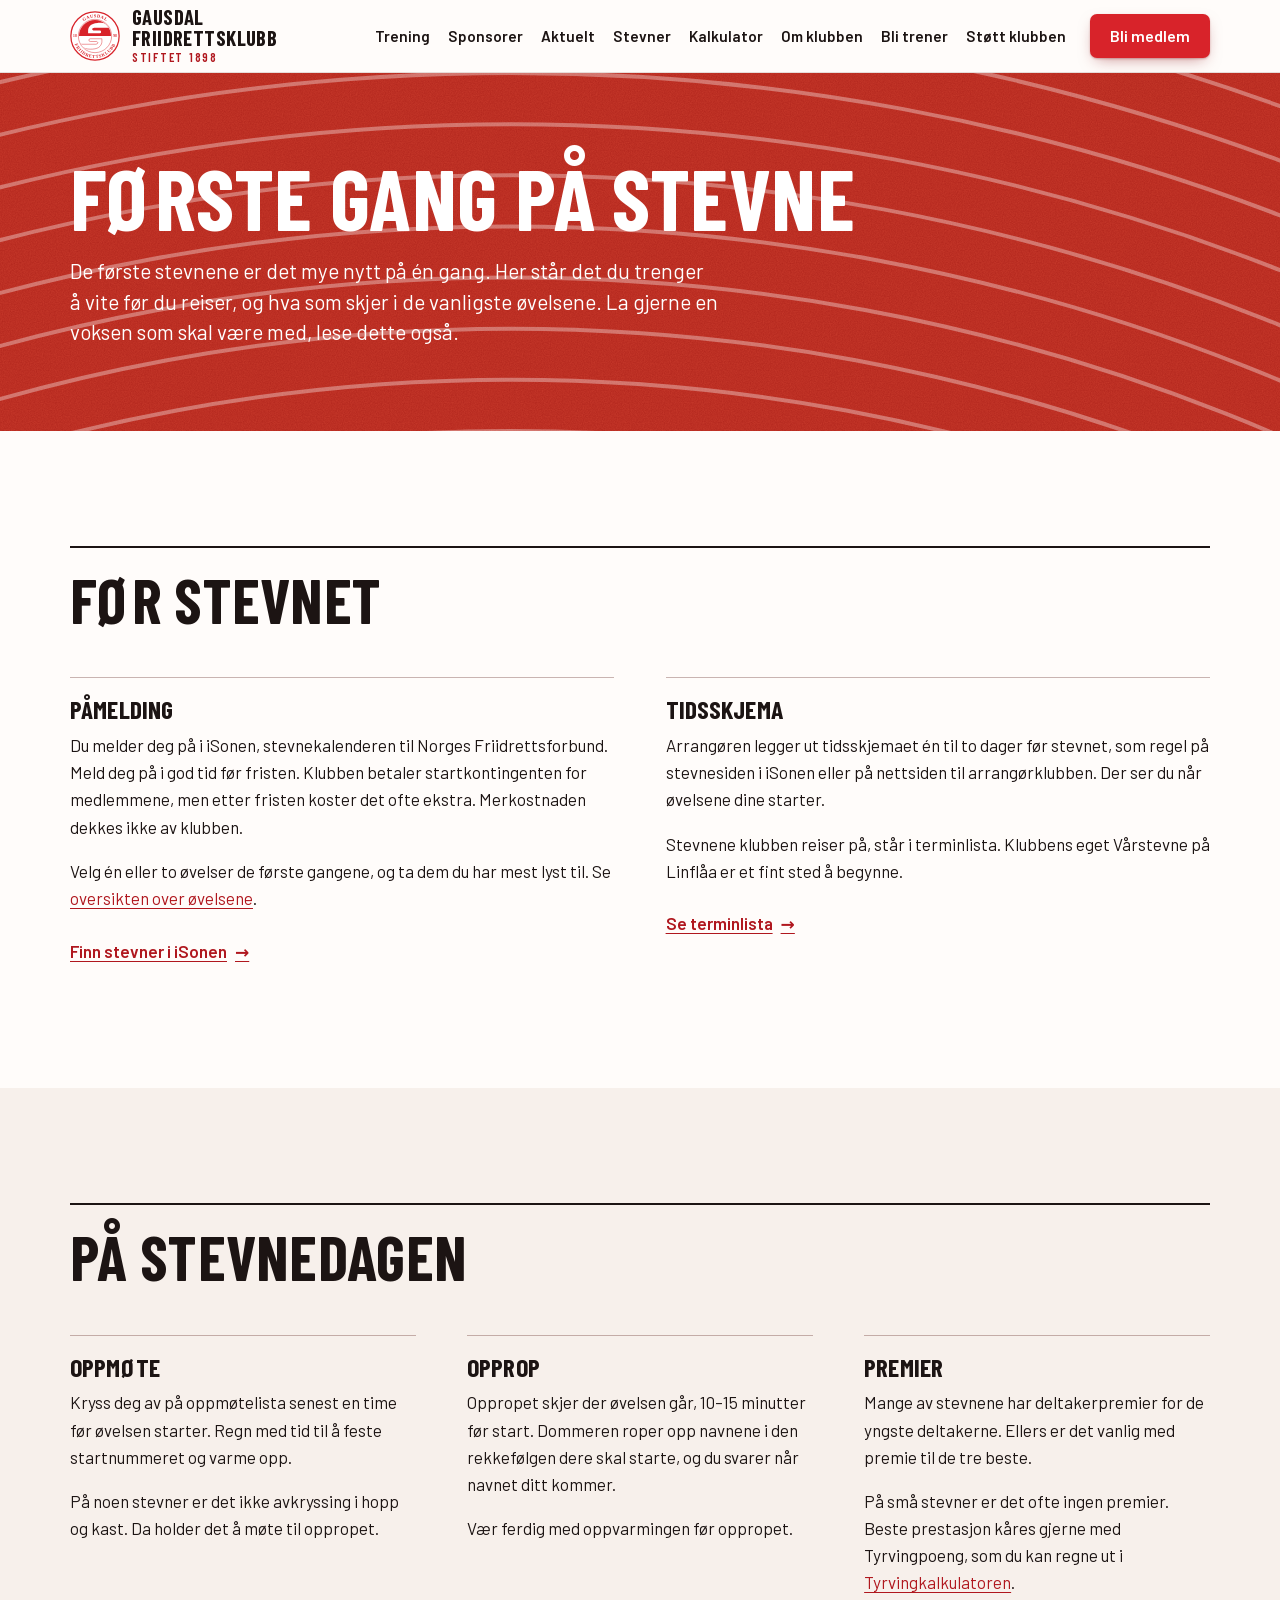
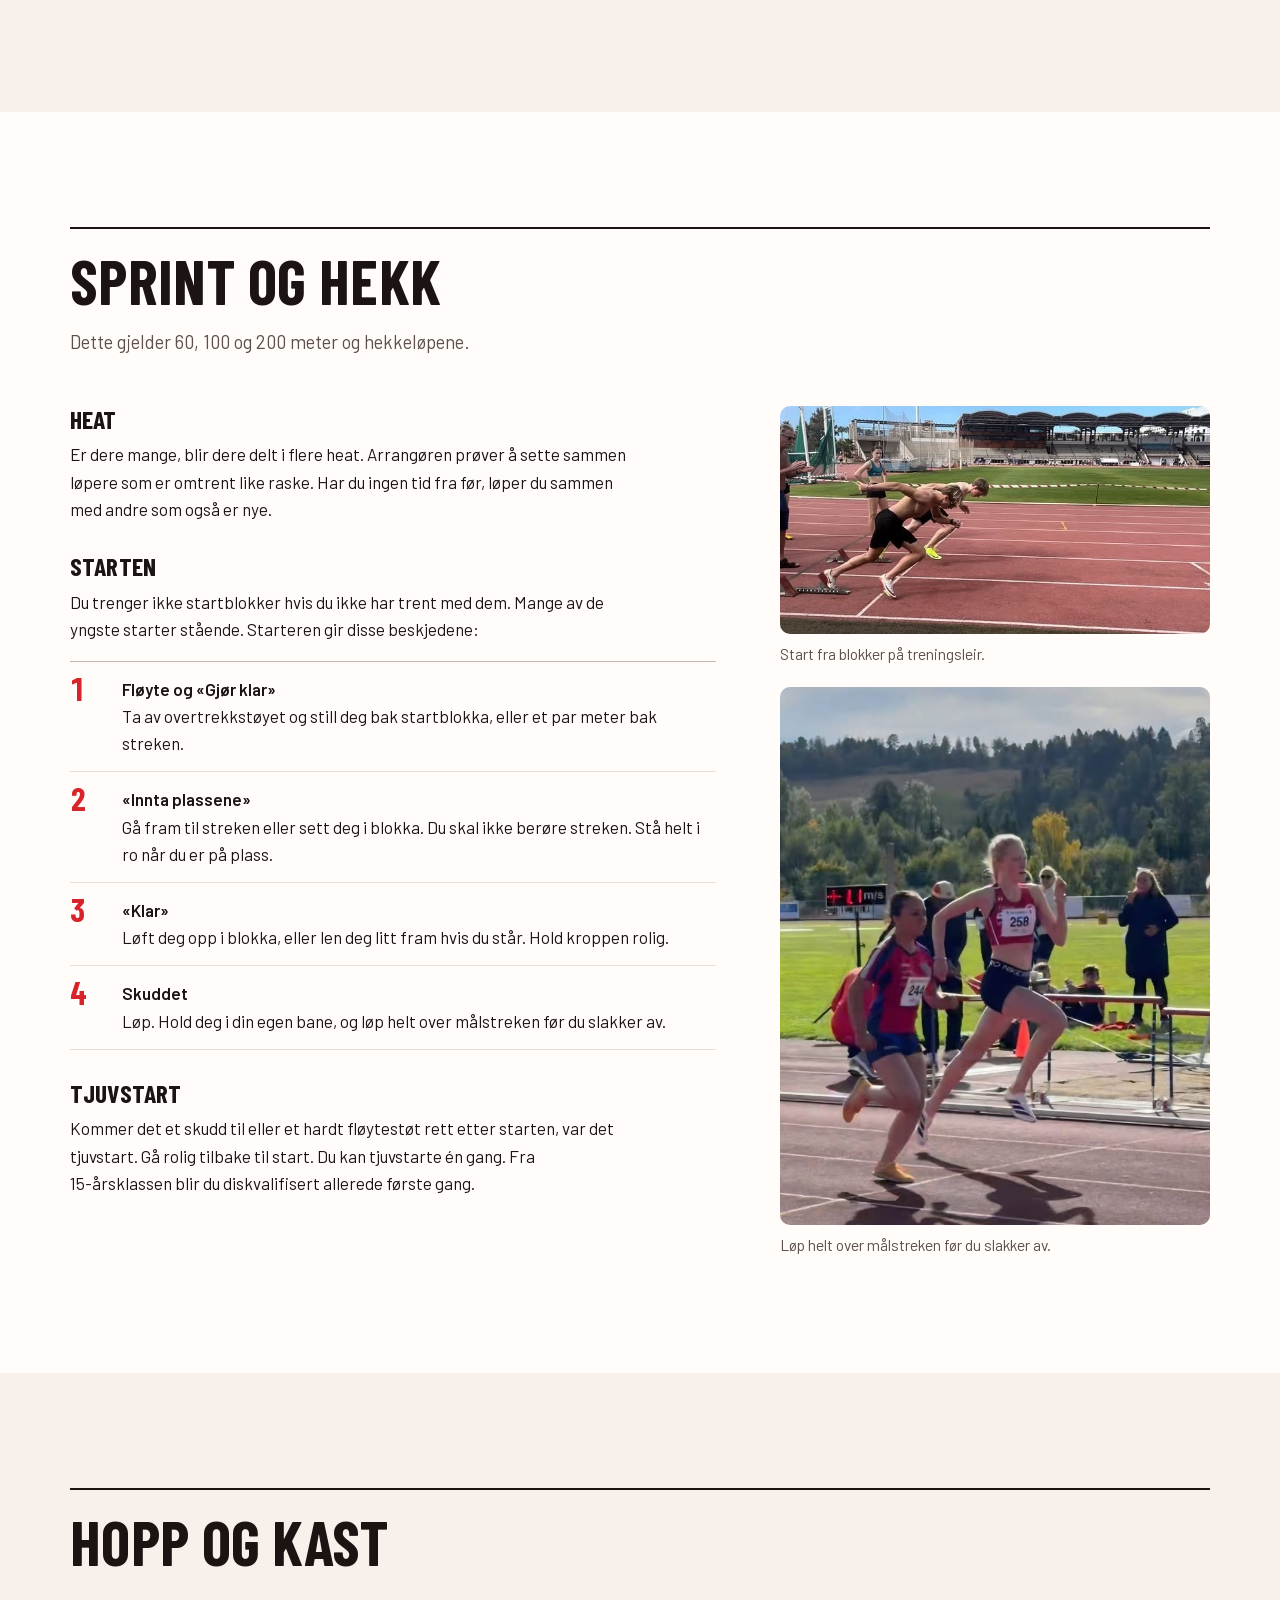
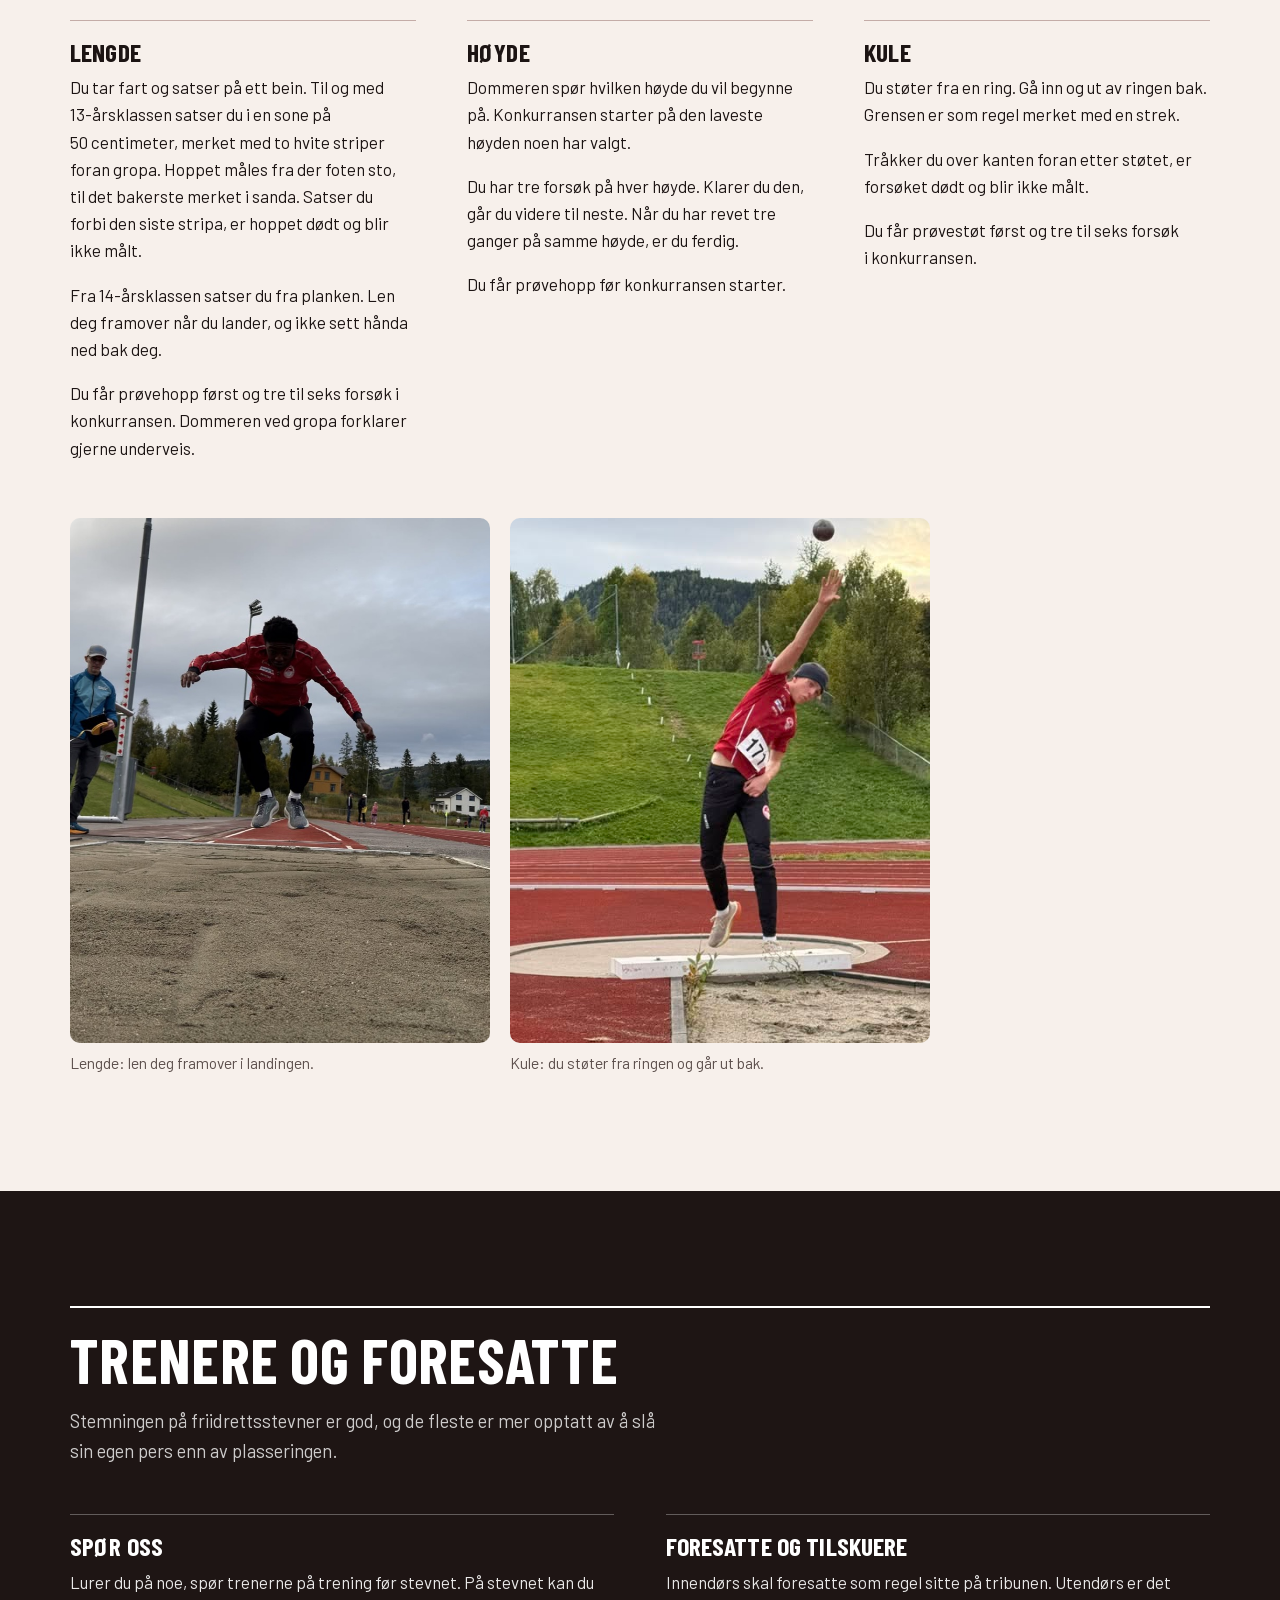
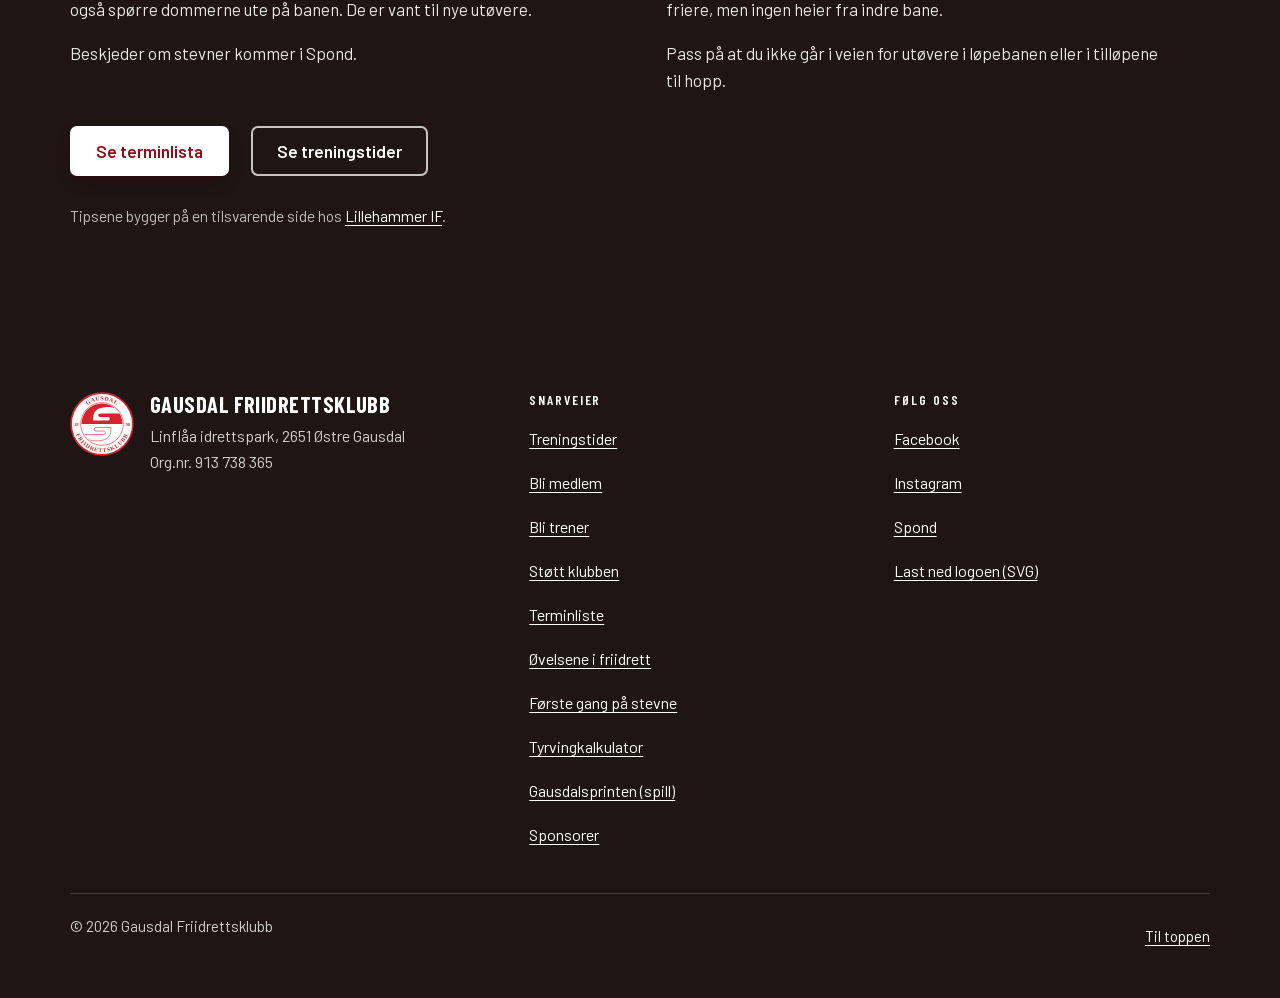
<file: forste-stevne.html>
<!doctype html>
<html lang="nb">
<head>
  <meta charset="utf-8">
  <meta name="viewport" content="width=device-width, initial-scale=1, viewport-fit=cover">
  <title>Første gang på stevne | Gausdal Friidrettsklubb</title>
  <meta name="description" content="Tips til deg som skal på friidrettsstevne for første gang: påmelding, oppmøte, opprop og hva som skjer i sprint, lengde, høyde og kule.">
  <meta name="theme-color" content="#fffcfa">
  <link rel="canonical" href="https://gausdalfriidrett.no/forste-stevne.html">
  <meta property="og:type" content="website">
  <meta property="og:locale" content="nb_NO">
  <meta property="og:site_name" content="Gausdal Friidrettsklubb">
  <meta property="og:title" content="Første gang på stevne">
  <meta property="og:description" content="Påmelding, oppmøte, opprop og hva som skjer i de vanligste øvelsene.">
  <meta property="og:url" content="https://gausdalfriidrett.no/forste-stevne.html">
  <meta property="og:image" content="https://gausdalfriidrett.no/bilder/unge-utovere.jpg">
  <link rel="icon" href="bilder/logo.svg" type="image/svg+xml">
  <link rel="apple-touch-icon" href="bilder/ikon-180.png">
  <link rel="preload" href="fonter/barlow-condensed-700.woff2" as="font" type="font/woff2" crossorigin>
  <link rel="preload" href="fonter/barlow-400.woff2" as="font" type="font/woff2" crossorigin>
  <link rel="stylesheet" href="stil.css?v=202611271806">
  <script>document.documentElement.className += " js";</script>
</head>
<body>
  <a class="hopp" href="#innhold">Hopp til innholdet</a>

  <header class="topp">
    <div class="ramme topp__inn">
      <a class="merkevare" href="index.html" translate="no">
        <img src="bilder/logo.svg" width="50" height="50" alt="">
        <span class="merkevare__navn">Gausdal Friidrettsklubb <span>Stiftet 1898</span></span>
      </a>
      <button class="menyknapp" type="button" aria-expanded="false" aria-controls="meny">
        <span class="menyknapp__ikon" aria-hidden="true"></span>
        <span class="menyknapp__tekst">Meny</span>
      </button>
      <nav class="meny" id="meny" aria-label="Hovedmeny">
        <ul>
          <li><a href="index.html#trening">Trening</a></li>
          <li><a href="sponsorer.html">Sponsorer</a></li>
          <li><a href="index.html#aktuelt">Aktuelt</a></li>
          <li><a href="index.html#terminliste">Stevner</a></li>
          <li><a href="tyrving.html">Kalkulator</a></li>
          <li><a href="index.html#om">Om klubben</a></li>
          <li><a href="index.html#trener">Bli trener</a></li>
          <li><a href="index.html#stott">Støtt klubben</a></li>
        </ul>
      </nav>
      <a class="knapp knapp--rod" href="index.html#bli-medlem">Bli medlem</a>
    </div>
  </header>

  <main id="innhold">
    <section class="sidehode" aria-labelledby="side-tittel">
      <svg class="hero__baner" viewBox="0 0 5200 700" preserveAspectRatio="xMinYMid slice" aria-hidden="true" focusable="false">
        <g fill="none" stroke="#fff" stroke-opacity="0.34" stroke-width="5"><circle cx="1000" cy="4200" r="3400"/><circle cx="1000" cy="4200" r="3500"/><circle cx="1000" cy="4200" r="3600"/><circle cx="1000" cy="4200" r="3700"/><circle cx="1000" cy="4200" r="3800"/><circle cx="1000" cy="4200" r="3900"/><circle cx="1000" cy="4200" r="4000"/><circle cx="1000" cy="4200" r="4100"/><circle cx="1000" cy="4200" r="4200"/><circle cx="1000" cy="4200" r="4300"/><circle cx="1000" cy="4200" r="4400"/><circle cx="1000" cy="4200" r="4500"/><circle cx="1000" cy="4200" r="4600"/><circle cx="1000" cy="4200" r="4700"/><circle cx="1000" cy="4200" r="4800"/><circle cx="1000" cy="4200" r="4900"/><circle cx="1000" cy="4200" r="5000"/><circle cx="1000" cy="4200" r="5100"/><circle cx="1000" cy="4200" r="5200"/><circle cx="1000" cy="4200" r="5300"/><circle cx="1000" cy="4200" r="5400"/><circle cx="1000" cy="4200" r="5500"/><circle cx="1000" cy="4200" r="5600"/><circle cx="1000" cy="4200" r="5700"/><circle cx="1000" cy="4200" r="5800"/><circle cx="1000" cy="4200" r="5900"/><circle cx="1000" cy="4200" r="6000"/></g>
        <g class="hero__banetall" fill="#fff" fill-opacity="0.4" font-family="'Barlow Condensed', 'Arial Narrow', sans-serif" font-weight="700" font-size="66" text-anchor="middle"><text transform="translate(103 661.9) rotate(-14.23)" dy="23">1</text><text transform="translate(103 558.9) rotate(-13.84)" dy="23">2</text><text transform="translate(103 456.0) rotate(-13.47)" dy="23">3</text><text transform="translate(103 353.2) rotate(-13.13)" dy="23">4</text><text transform="translate(103 250.6) rotate(-12.8)" dy="23">5</text><text transform="translate(103 148.1) rotate(-12.48)" dy="23">6</text><text transform="translate(103 45.7) rotate(-12.18)" dy="23">7</text></g>
      </svg>
      <div class="ramme">
        <h1 id="side-tittel">Første gang på stevne</h1>
        <p>De første stevnene er det mye nytt på én gang. Her står det du trenger å vite før du reiser, og hva som skjer i de vanligste øvelsene. La gjerne en voksen som skal være med, lese dette også.</p>
      </div>
    </section>

    <section class="del" aria-labelledby="for-tittel">
      <div class="ramme">
        <div class="delhode">
          <h2 id="for-tittel">Før stevnet</h2>
        </div>
        <div class="kolonner kolonner--to">
          <div>
            <h3>Påmelding</h3>
            <p>Du melder deg på i iSonen, stevnekalenderen til Norges Friidrettsforbund. Meld deg på i god tid før fristen. Klubben betaler startkontingenten for medlemmene, men etter fristen koster det ofte ekstra. Merkostnaden dekkes ikke av klubben.</p>
            <p>Velg én eller to øvelser de første gangene, og ta dem du har mest lyst til. Se <a href="ovelser.html">oversikten over øvelsene</a>.</p>
            <p><a class="lenke-pil" href="https://isonen.friidrett.no/?location=Innlandet" rel="noopener">Finn stevner i iSonen <span class="pil" aria-hidden="true">→</span></a></p>
          </div>
          <div>
            <h3>Tidsskjema</h3>
            <p>Arrangøren legger ut tidsskjemaet én til to dager før stevnet, som regel på stevnesiden i iSonen eller på nettsiden til arrangørklubben. Der ser du når øvelsene dine starter.</p>
            <p>Stevnene klubben reiser på, står i terminlista. Klubbens eget Vårstevne på Linflåa er et fint sted å begynne.</p>
            <p><a class="lenke-pil" href="index.html#terminliste">Se terminlista <span class="pil" aria-hidden="true">→</span></a></p>
          </div>
        </div>
      </div>
    </section>

    <section class="del del--sand" aria-labelledby="dag-tittel">
      <div class="ramme">
        <div class="delhode">
          <h2 id="dag-tittel">På stevnedagen</h2>
        </div>
        <div class="kolonner kolonner--tre">
          <div>
            <h3>Oppmøte</h3>
            <p>Kryss deg av på oppmøtelista senest en time før øvelsen starter. Regn med tid til å feste startnummeret og varme opp.</p>
            <p>På noen stevner er det ikke avkryssing i hopp og kast. Da holder det å møte til oppropet.</p>
          </div>
          <div>
            <h3>Opprop</h3>
            <p>Oppropet skjer der øvelsen går, 10–15&nbsp;minutter før start. Dommeren roper opp navnene i den rekkefølgen dere skal starte, og du svarer når navnet ditt kommer.</p>
            <p>Vær ferdig med oppvarmingen før oppropet.</p>
          </div>
          <div>
            <h3>Premier</h3>
            <p>Mange av stevnene har deltakerpremier for de yngste deltakerne. Ellers er det vanlig med premie til de tre beste.</p>
            <p>På små stevner er det ofte ingen premier. Beste prestasjon kåres gjerne med Tyrvingpoeng, som du kan regne ut i <a href="tyrving.html">Tyrvingkalkulatoren</a>.</p>
          </div>
        </div>
      </div>
    </section>

    <section class="del" aria-labelledby="sprint-tittel">
      <div class="ramme">
        <div class="delhode">
          <h2 id="sprint-tittel">Sprint og hekk</h2>
          <p>Dette gjelder 60, 100 og 200&nbsp;meter og hekkeløpene.</p>
        </div>
        <div class="stevnedel">
          <div class="stevnedel__tekst">
            <h3>Heat</h3>
            <p>Er dere mange, blir dere delt i flere heat. Arrangøren prøver å sette sammen løpere som er omtrent like raske. Har du ingen tid fra før, løper du sammen med andre som også er nye.</p>

            <h3>Starten</h3>
            <p>Du trenger ikke startblokker hvis du ikke har trent med dem. Mange av de yngste starter stående. Starteren gir disse beskjedene:</p>
            <ol class="startrekke">
              <li><strong>Fløyte og «Gjør klar»</strong> Ta av overtrekkstøyet og still deg bak startblokka, eller et par meter bak streken.</li>
              <li><strong>«Innta plassene»</strong> Gå fram til streken eller sett deg i blokka. Du skal ikke berøre streken. Stå helt i ro når du er på plass.</li>
              <li><strong>«Klar»</strong> Løft deg opp i blokka, eller len deg litt fram hvis du står. Hold kroppen rolig.</li>
              <li><strong>Skuddet</strong> Løp. Hold deg i din egen bane, og løp helt over målstreken før du slakker av.</li>
            </ol>

            <h3>Tjuvstart</h3>
            <p>Kommer det et skudd til eller et hardt fløytestøt rett etter starten, var det tjuvstart. Gå rolig tilbake til start. Du kan tjuvstarte én gang. Fra 15-årsklassen blir du diskvalifisert allerede første gang.</p>
          </div>
          <div class="stevnedel__bilder">
            <figure class="figur">
              <img src="bilder/treningsleir.jpg" width="623" height="331" loading="lazy" alt="To utøvere går ut fra startblokkene på en treningsleir mens en trener ser på">
              <figcaption>Start fra blokker på treningsleir.</figcaption>
            </figure>
            <figure class="figur">
              <img src="bilder/sprint-jenter.jpg" width="720" height="1175" loading="lazy" alt="To jenter spurter side om side på oppløpet under et stevne">
              <figcaption>Løp helt over målstreken før du slakker av.</figcaption>
            </figure>
          </div>
        </div>
      </div>
    </section>

    <section class="del del--sand" aria-labelledby="hopp-tittel">
      <div class="ramme">
        <div class="delhode">
          <h2 id="hopp-tittel">Hopp og kast</h2>
        </div>
        <div class="kolonner kolonner--tre">
          <div>
            <h3>Lengde</h3>
            <p>Du tar fart og satser på ett bein. Til og med 13-årsklassen satser du i en sone på 50&nbsp;centimeter, merket med to hvite striper foran gropa. Hoppet måles fra der foten sto, til det bakerste merket i sanda. Satser du forbi den siste stripa, er hoppet dødt og blir ikke målt.</p>
            <p>Fra 14-årsklassen satser du fra planken. Len deg framover når du lander, og ikke sett hånda ned bak deg.</p>
            <p>Du får prøvehopp først og tre til seks forsøk i konkurransen. Dommeren ved gropa forklarer gjerne underveis.</p>
          </div>
          <div>
            <h3>Høyde</h3>
            <p>Dommeren spør hvilken høyde du vil begynne på. Konkurransen starter på den laveste høyden noen har valgt.</p>
            <p>Du har tre forsøk på hver høyde. Klarer du den, går du videre til neste. Når du har revet tre ganger på samme høyde, er du ferdig.</p>
            <p>Du får prøvehopp før konkurransen starter.</p>
          </div>
          <div>
            <h3>Kule</h3>
            <p>Du støter fra en ring. Gå inn og ut av ringen bak. Grensen er som regel merket med en strek.</p>
            <p>Tråkker du over kanten foran etter støtet, er forsøket dødt og blir ikke målt.</p>
            <p>Du får prøvestøt først og tre til seks forsøk i konkurransen.</p>
          </div>
        </div>
        <div class="bildepar">
          <figure class="figur">
            <img src="bilder/lengde.jpg" width="897" height="1000" loading="lazy" alt="Utøver i rød klubbjakke lander i lengdegropa">
            <figcaption>Lengde: len deg framover i landingen.</figcaption>
          </figure>
          <figure class="figur">
            <img src="bilder/kule.jpg" width="480" height="640" loading="lazy" alt="Kulestøter i klubbdrakt i ringen på Linflåa">
            <figcaption>Kule: du støter fra ringen og går ut bak.</figcaption>
          </figure>
        </div>
      </div>
    </section>

    <section class="del morkdel" aria-labelledby="hjelp-tittel">
      <div class="ramme">
        <div class="delhode">
          <h2 id="hjelp-tittel">Trenere og foresatte</h2>
          <p>Stemningen på friidrettsstevner er god, og de fleste er mer opptatt av å slå sin egen pers enn av plasseringen.</p>
        </div>
        <div class="kolonner kolonner--to">
          <div>
            <h3>Spør oss</h3>
            <p>Lurer du på noe, spør trenerne på trening før stevnet. På stevnet kan du også spørre dommerne ute på banen. De er vant til nye utøvere.</p>
            <p>Beskjeder om stevner kommer i Spond.</p>
          </div>
          <div>
            <h3>Foresatte og tilskuere</h3>
            <p>Innendørs skal foresatte som regel sitte på tribunen. Utendørs er det friere, men ingen heier fra indre bane.</p>
            <p>Pass på at du ikke går i veien for utøvere i løpebanen eller i tilløpene til hopp.</p>
          </div>
        </div>
        <div class="knapperad" style="margin-top:32px">
          <a class="knapp knapp--hvit" href="index.html#terminliste">Se terminlista</a>
          <a class="knapp knapp--omriss" href="index.html#trening">Se treningstider</a>
        </div>
        <p class="kreditt">Tipsene bygger på en tilsvarende side hos <a href="https://lillehammerif.no/forste-gang-pa-stevne/" rel="noopener">Lillehammer IF</a>.</p>
      </div>
    </section>
  </main>

  <footer class="bunn">
    <div class="ramme">
      <div class="bunn__inn">
        <div class="bunn__merke">
          <img src="bilder/logo.svg" width="64" height="64" alt="" loading="lazy">
          <div>
            <strong translate="no">Gausdal Friidrettsklubb</strong>
            Linflåa idrettspark, 2651 Østre Gausdal<br>
            Org.nr. <span class="tall">913&nbsp;738&nbsp;365</span>
          </div>
        </div>
        <nav aria-label="Snarveier">
          <h2>Snarveier</h2>
          <ul>
            <li><a href="index.html#trening">Treningstider</a></li>
            <li><a href="index.html#bli-medlem">Bli medlem</a></li>
            <li><a href="index.html#trener">Bli trener</a></li>
            <li><a href="index.html#stott">Støtt klubben</a></li>
            <li><a href="index.html#terminliste">Terminliste</a></li>
            <li><a href="ovelser.html">Øvelsene i friidrett</a></li>
            <li><a href="forste-stevne.html">Første gang på stevne</a></li>
            <li><a href="tyrving.html">Tyrvingkalkulator</a></li>
          <li><a href="spill.html">Gausdalsprinten (spill)</a></li>
            <li><a href="sponsorer.html">Sponsorer</a></li>
          </ul>
        </nav>
        <div>
          <h2>Følg oss</h2>
          <ul>
            <li><a data-facebook href="https://www.facebook.com/groups/436427656385045/" rel="noopener">Facebook</a></li>
            <li><a data-instagram href="https://www.instagram.com/gausdal_friidrett/" rel="noopener">Instagram</a></li>
            <li><a data-spondnett href="https://www.spond.com/no/" rel="noopener">Spond</a></li>
            <li><a href="bilder/logo.svg" download="gausdal-friidrettsklubb-logo.svg">Last ned logoen (SVG)</a></li>
          </ul>
        </div>
      </div>
      <div class="bunn__slutt">
        <span>© <span data-aar>2026</span> <span translate="no">Gausdal Friidrettsklubb</span></span>
        <a href="#innhold">Til toppen</a>
      </div>
    </div>
  </footer>

  <script src="innhold.js?v=202611271806"></script>
  <script src="app.js?v=202611271806"></script>
</body>
</html>
</file>
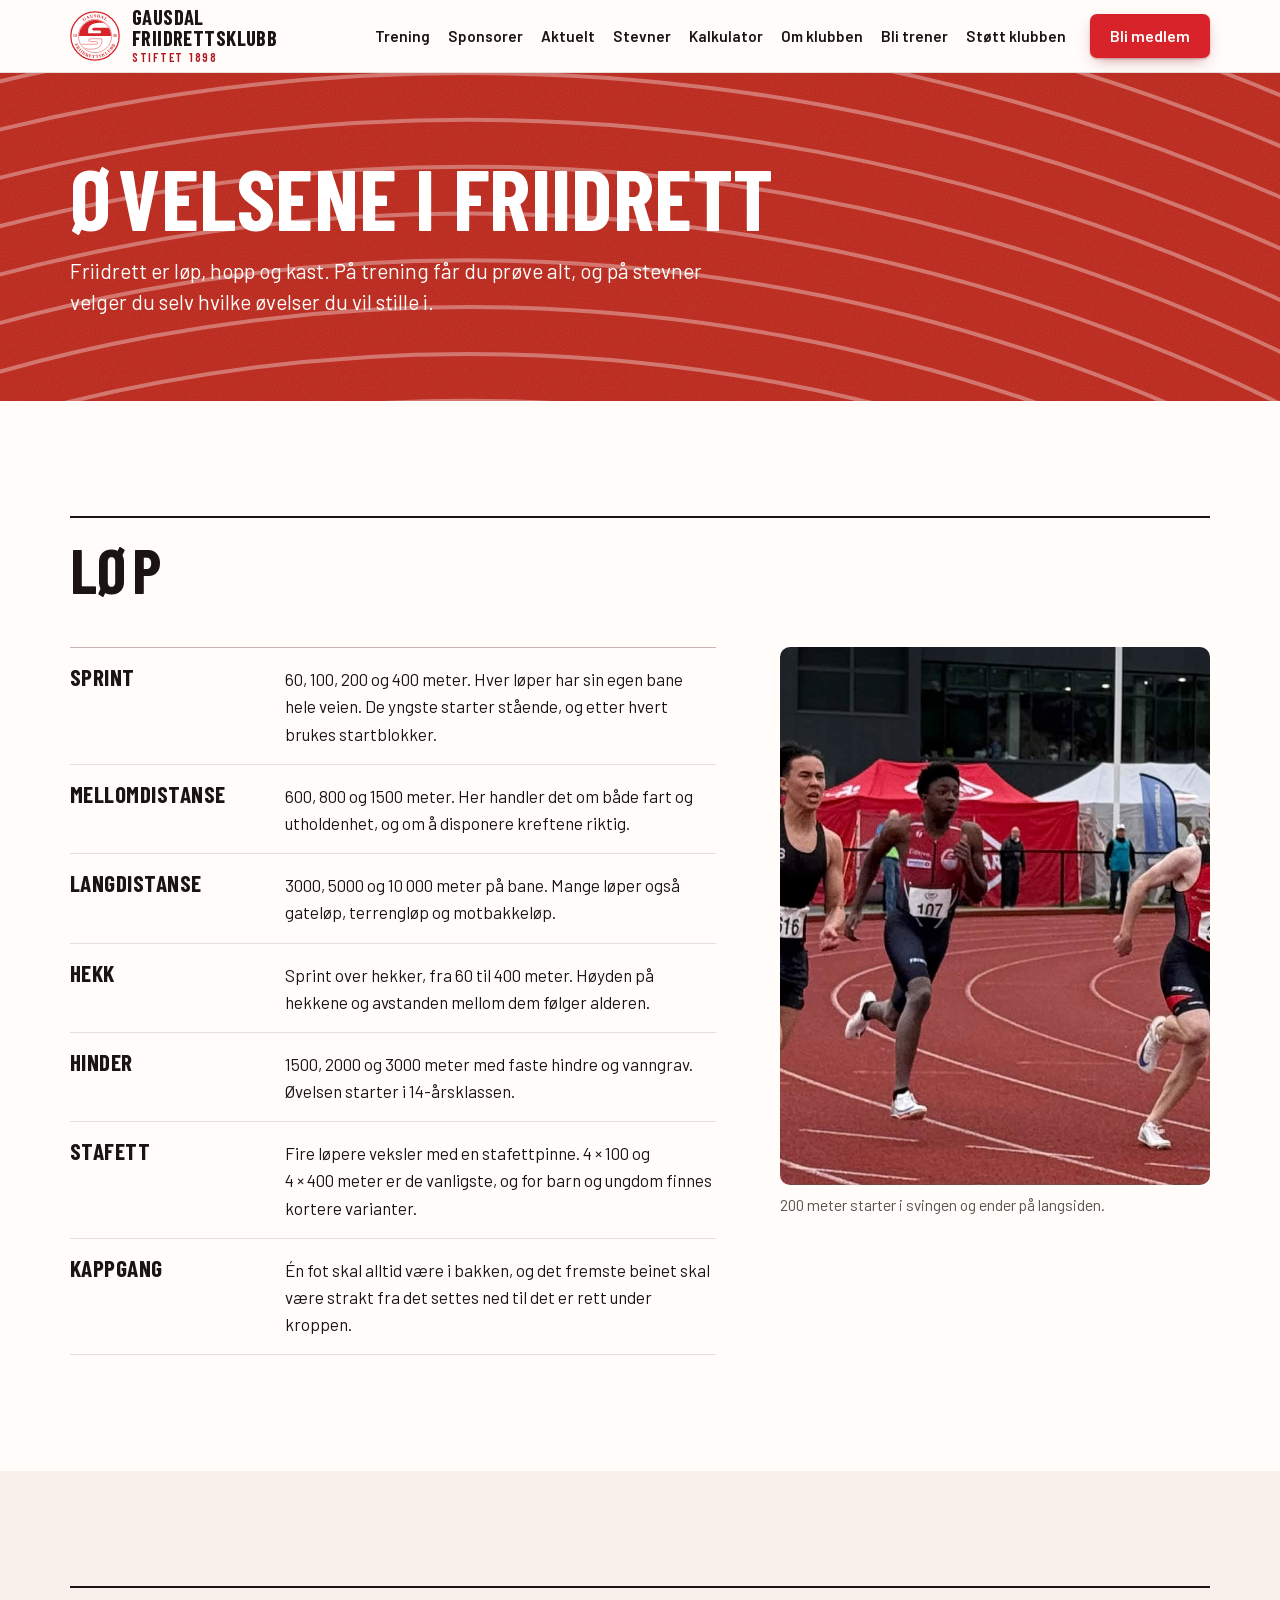
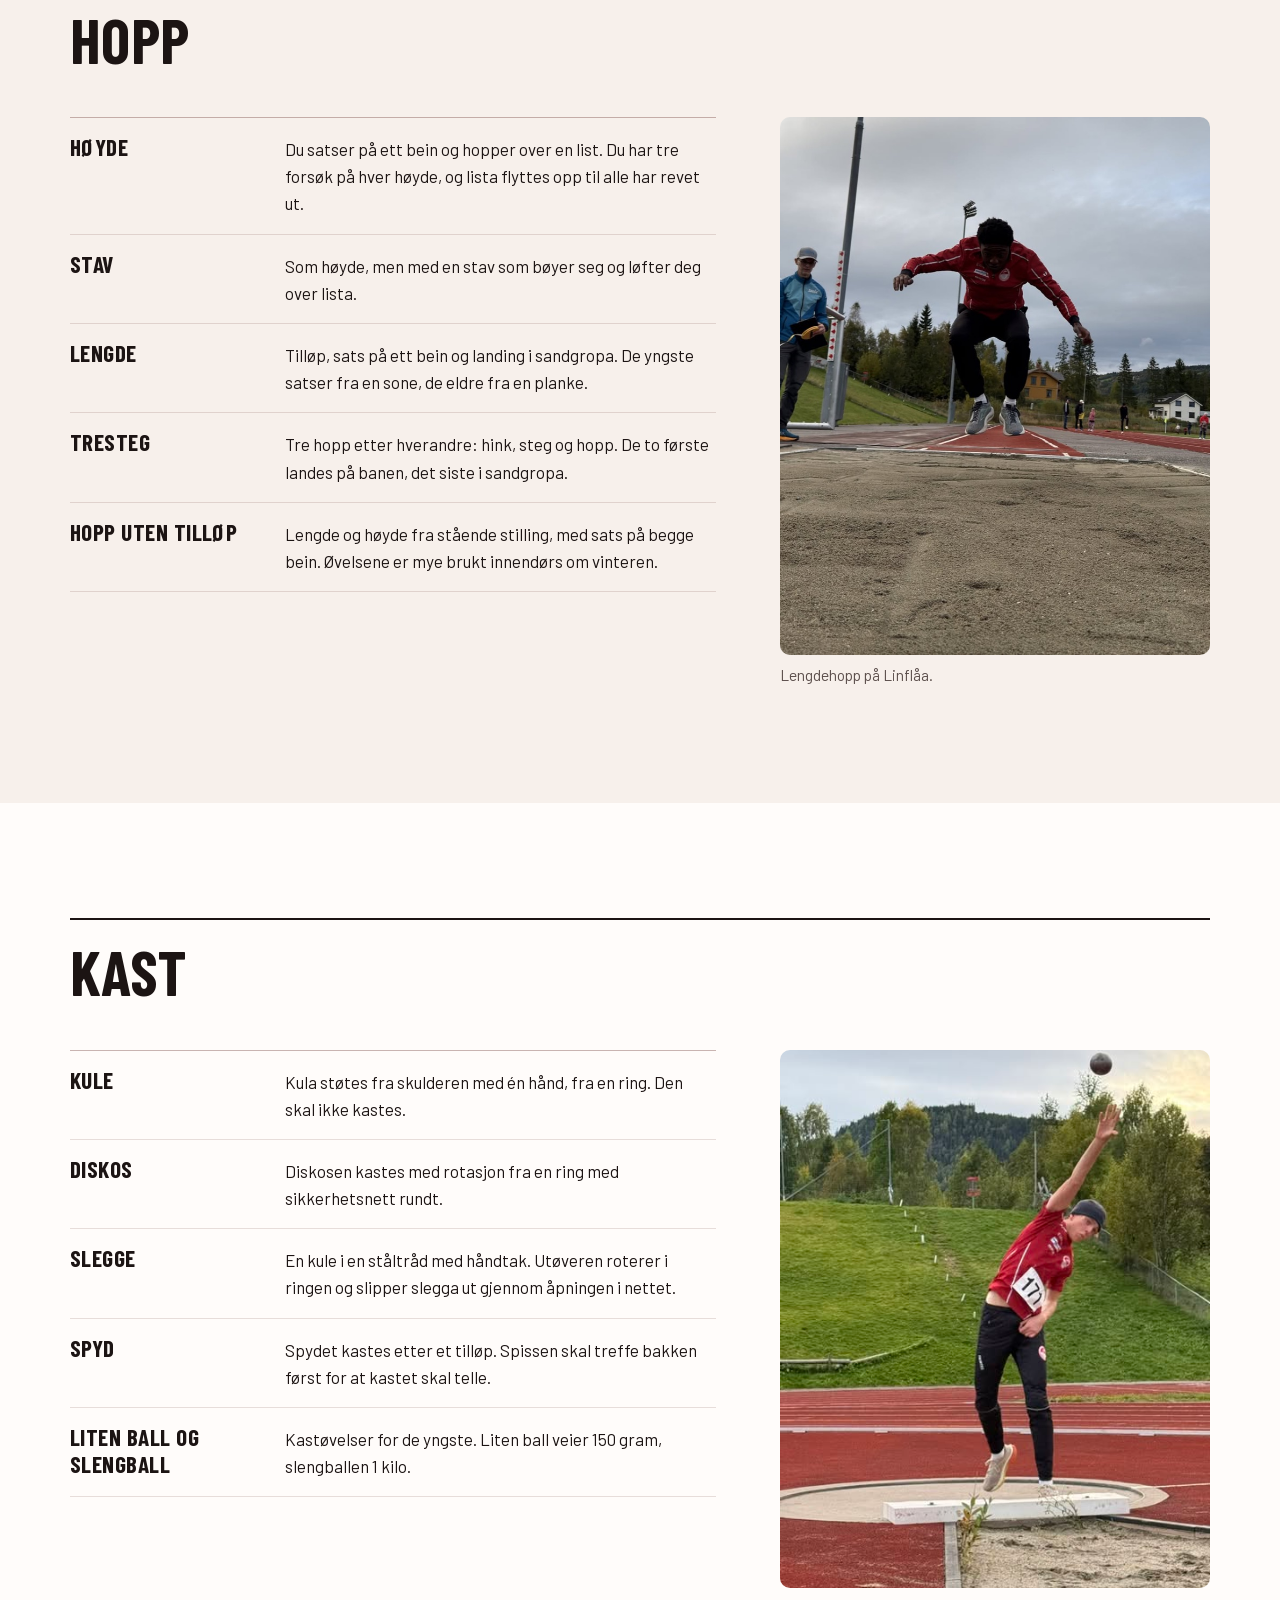
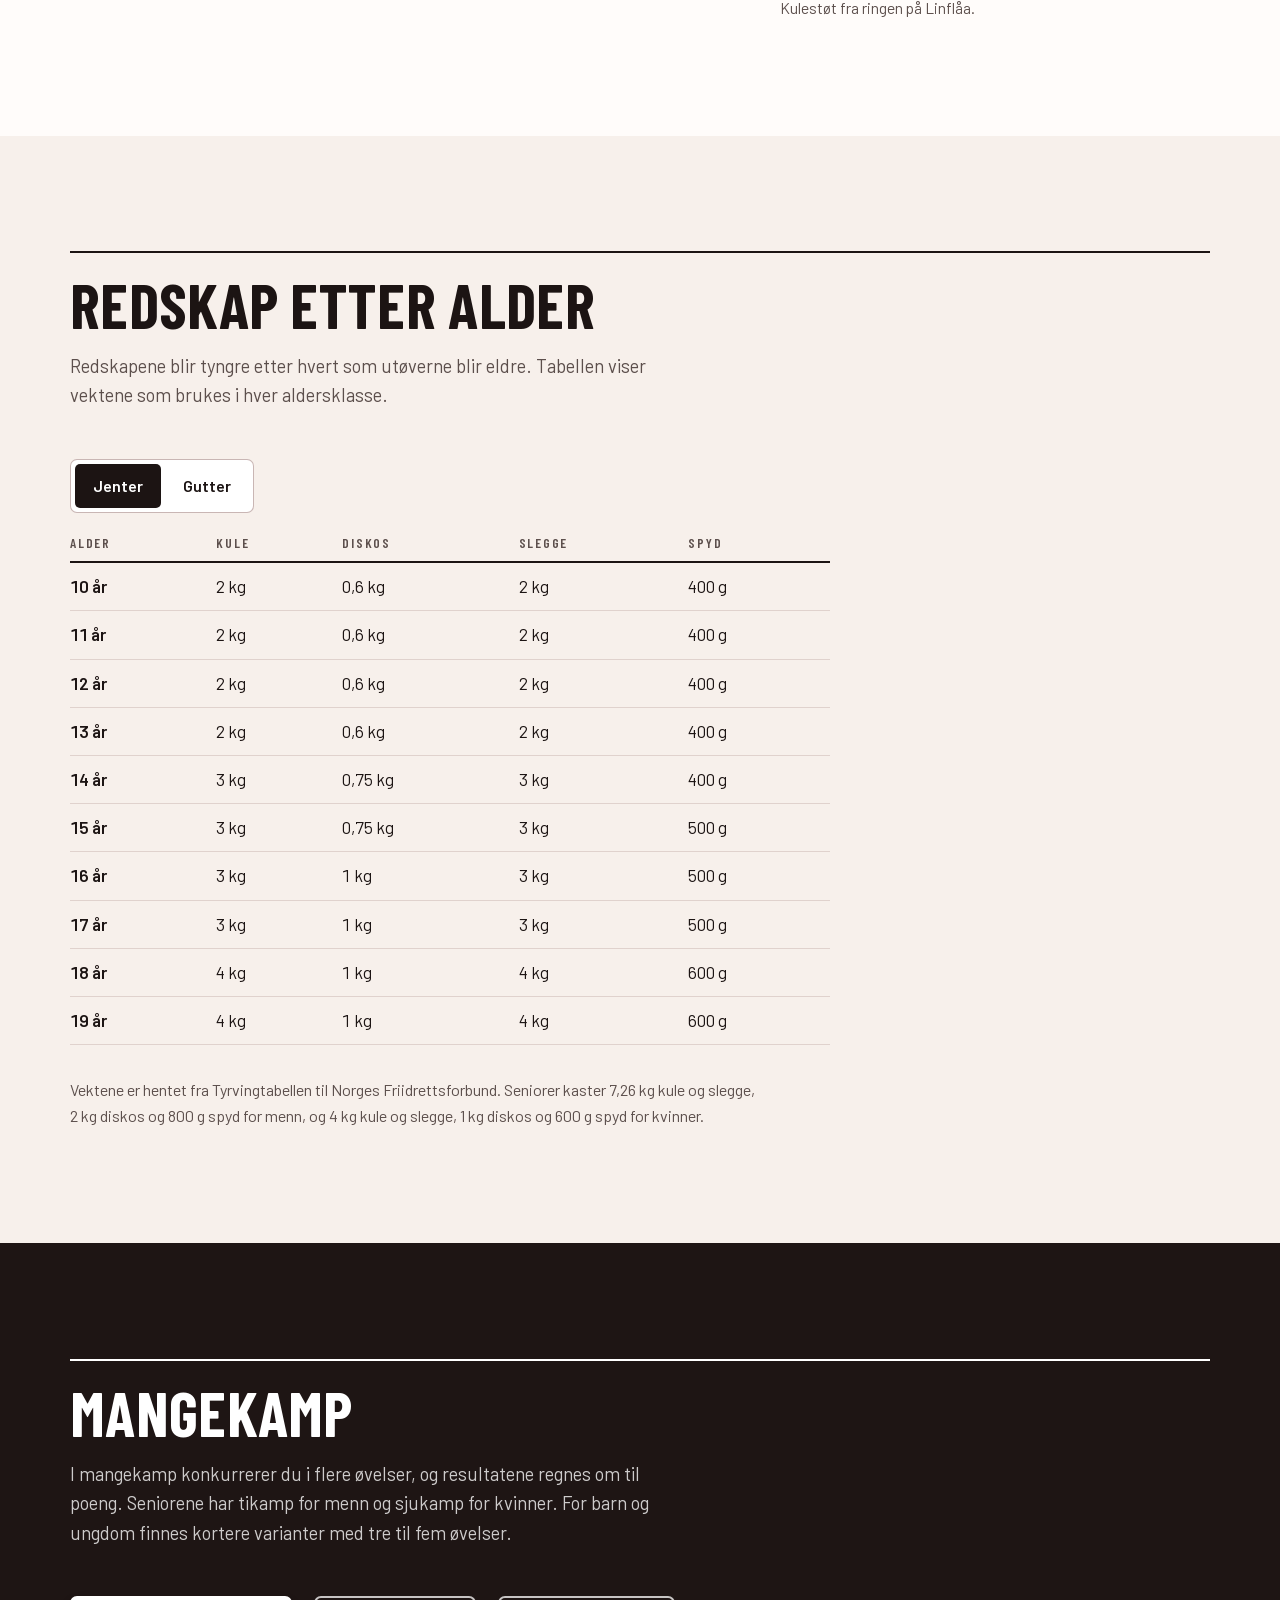
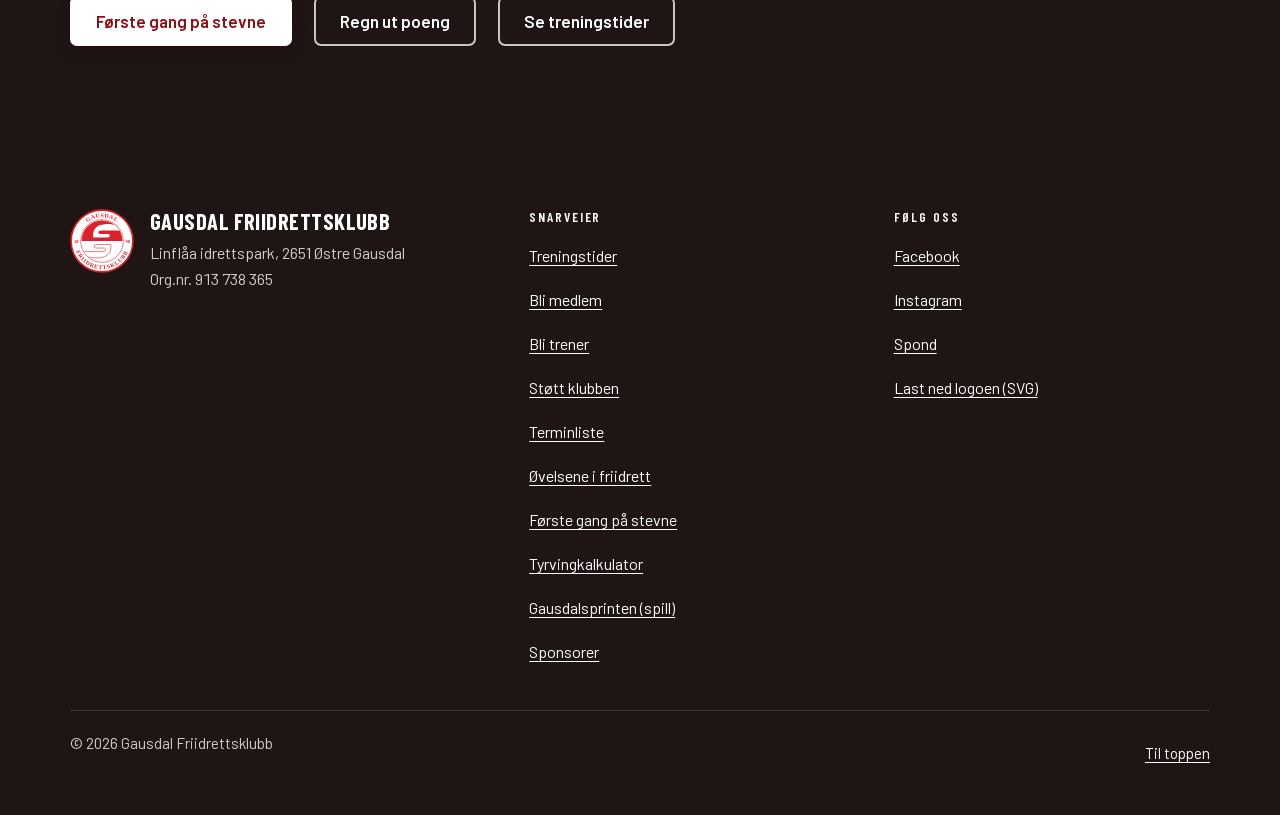
<file: ovelser.html>
<!doctype html>
<html lang="nb">
<head>
  <meta charset="utf-8">
  <meta name="viewport" content="width=device-width, initial-scale=1, viewport-fit=cover">
  <title>Øvelsene i friidrett | Gausdal Friidrettsklubb</title>
  <meta name="description" content="En oversikt over øvelsene i friidrett: løp, hekk, hopp, kast og mangekamp, og hvilke redskap som brukes i hver aldersklasse.">
  <meta name="theme-color" content="#fffcfa">
  <link rel="canonical" href="https://gausdalfriidrett.no/ovelser.html">
  <meta property="og:type" content="website">
  <meta property="og:locale" content="nb_NO">
  <meta property="og:site_name" content="Gausdal Friidrettsklubb">
  <meta property="og:title" content="Øvelsene i friidrett">
  <meta property="og:description" content="Løp, hekk, hopp, kast og mangekamp, kort forklart.">
  <meta property="og:url" content="https://gausdalfriidrett.no/ovelser.html">
  <meta property="og:image" content="https://gausdalfriidrett.no/bilder/klubbhopp.jpg">
  <link rel="icon" href="bilder/logo.svg" type="image/svg+xml">
  <link rel="apple-touch-icon" href="bilder/ikon-180.png">
  <link rel="preload" href="fonter/barlow-condensed-700.woff2" as="font" type="font/woff2" crossorigin>
  <link rel="preload" href="fonter/barlow-400.woff2" as="font" type="font/woff2" crossorigin>
  <link rel="stylesheet" href="stil.css?v=202611271806">
  <script>document.documentElement.className += " js";</script>
</head>
<body>
  <a class="hopp" href="#innhold">Hopp til innholdet</a>

  <header class="topp">
    <div class="ramme topp__inn">
      <a class="merkevare" href="index.html" translate="no">
        <img src="bilder/logo.svg" width="50" height="50" alt="">
        <span class="merkevare__navn">Gausdal Friidrettsklubb <span>Stiftet 1898</span></span>
      </a>
      <button class="menyknapp" type="button" aria-expanded="false" aria-controls="meny">
        <span class="menyknapp__ikon" aria-hidden="true"></span>
        <span class="menyknapp__tekst">Meny</span>
      </button>
      <nav class="meny" id="meny" aria-label="Hovedmeny">
        <ul>
          <li><a href="index.html#trening">Trening</a></li>
          <li><a href="sponsorer.html">Sponsorer</a></li>
          <li><a href="index.html#aktuelt">Aktuelt</a></li>
          <li><a href="index.html#terminliste">Stevner</a></li>
          <li><a href="tyrving.html">Kalkulator</a></li>
          <li><a href="index.html#om">Om klubben</a></li>
          <li><a href="index.html#trener">Bli trener</a></li>
          <li><a href="index.html#stott">Støtt klubben</a></li>
        </ul>
      </nav>
      <a class="knapp knapp--rod" href="index.html#bli-medlem">Bli medlem</a>
    </div>
  </header>

  <main id="innhold">
    <section class="sidehode" aria-labelledby="side-tittel">
      <svg class="hero__baner" viewBox="0 0 5200 700" preserveAspectRatio="xMinYMid slice" aria-hidden="true" focusable="false">
        <g fill="none" stroke="#fff" stroke-opacity="0.34" stroke-width="5"><circle cx="1000" cy="4200" r="3400"/><circle cx="1000" cy="4200" r="3500"/><circle cx="1000" cy="4200" r="3600"/><circle cx="1000" cy="4200" r="3700"/><circle cx="1000" cy="4200" r="3800"/><circle cx="1000" cy="4200" r="3900"/><circle cx="1000" cy="4200" r="4000"/><circle cx="1000" cy="4200" r="4100"/><circle cx="1000" cy="4200" r="4200"/><circle cx="1000" cy="4200" r="4300"/><circle cx="1000" cy="4200" r="4400"/><circle cx="1000" cy="4200" r="4500"/><circle cx="1000" cy="4200" r="4600"/><circle cx="1000" cy="4200" r="4700"/><circle cx="1000" cy="4200" r="4800"/><circle cx="1000" cy="4200" r="4900"/><circle cx="1000" cy="4200" r="5000"/><circle cx="1000" cy="4200" r="5100"/><circle cx="1000" cy="4200" r="5200"/><circle cx="1000" cy="4200" r="5300"/><circle cx="1000" cy="4200" r="5400"/><circle cx="1000" cy="4200" r="5500"/><circle cx="1000" cy="4200" r="5600"/><circle cx="1000" cy="4200" r="5700"/><circle cx="1000" cy="4200" r="5800"/><circle cx="1000" cy="4200" r="5900"/><circle cx="1000" cy="4200" r="6000"/></g>
        <g class="hero__banetall" fill="#fff" fill-opacity="0.4" font-family="'Barlow Condensed', 'Arial Narrow', sans-serif" font-weight="700" font-size="66" text-anchor="middle"><text transform="translate(103 661.9) rotate(-14.23)" dy="23">1</text><text transform="translate(103 558.9) rotate(-13.84)" dy="23">2</text><text transform="translate(103 456.0) rotate(-13.47)" dy="23">3</text><text transform="translate(103 353.2) rotate(-13.13)" dy="23">4</text><text transform="translate(103 250.6) rotate(-12.8)" dy="23">5</text><text transform="translate(103 148.1) rotate(-12.48)" dy="23">6</text><text transform="translate(103 45.7) rotate(-12.18)" dy="23">7</text></g>
      </svg>
      <div class="ramme">
        <h1 id="side-tittel">Øvelsene i friidrett</h1>
        <p>Friidrett er løp, hopp og kast. På trening får du prøve alt, og på stevner velger du selv hvilke øvelser du vil stille i.</p>
      </div>
    </section>

    <section class="del" aria-labelledby="lop-tittel">
      <div class="ramme">
        <div class="delhode">
          <h2 id="lop-tittel">Løp</h2>
        </div>
        <div class="stevnedel">
          <dl class="ovelsesliste">
            <div><dt>Sprint</dt><dd>60, 100, 200 og 400&nbsp;meter. Hver løper har sin egen bane hele veien. De yngste starter stående, og etter hvert brukes startblokker.</dd></div>
            <div><dt>Mellomdistanse</dt><dd>600, 800 og 1500&nbsp;meter. Her handler det om både fart og utholdenhet, og om å disponere kreftene riktig.</dd></div>
            <div><dt>Langdistanse</dt><dd>3000, 5000 og 10&nbsp;000&nbsp;meter på bane. Mange løper også gateløp, terrengløp og motbakkeløp.</dd></div>
            <div><dt>Hekk</dt><dd>Sprint over hekker, fra 60 til 400&nbsp;meter. Høyden på hekkene og avstanden mellom dem følger alderen.</dd></div>
            <div><dt>Hinder</dt><dd>1500, 2000 og 3000&nbsp;meter med faste hindre og vanngrav. Øvelsen starter i 14-årsklassen.</dd></div>
            <div><dt>Stafett</dt><dd>Fire løpere veksler med en stafettpinne. 4&nbsp;×&nbsp;100 og 4&nbsp;×&nbsp;400&nbsp;meter er de vanligste, og for barn og ungdom finnes kortere varianter.</dd></div>
            <div><dt>Kappgang</dt><dd>Én fot skal alltid være i bakken, og det fremste beinet skal være strakt fra det settes ned til det er rett under kroppen.</dd></div>
          </dl>
          <div class="stevnedel__bilder">
            <figure class="figur">
              <img src="bilder/sving-um.jpg" width="808" height="1009" loading="lazy" alt="Sprinter i Gausdal-drakt på vei ut av svingen under et mesterskap">
              <figcaption>200&nbsp;meter starter i svingen og ender på langsiden.</figcaption>
            </figure>
          </div>
        </div>
      </div>
    </section>

    <section class="del del--sand" aria-labelledby="hopp-tittel">
      <div class="ramme">
        <div class="delhode">
          <h2 id="hopp-tittel">Hopp</h2>
        </div>
        <div class="stevnedel">
          <dl class="ovelsesliste">
            <div><dt>Høyde</dt><dd>Du satser på ett bein og hopper over en list. Du har tre forsøk på hver høyde, og lista flyttes opp til alle har revet ut.</dd></div>
            <div><dt>Stav</dt><dd>Som høyde, men med en stav som bøyer seg og løfter deg over lista.</dd></div>
            <div><dt>Lengde</dt><dd>Tilløp, sats på ett bein og landing i sandgropa. De yngste satser fra en sone, de eldre fra en planke.</dd></div>
            <div><dt>Tresteg</dt><dd>Tre hopp etter hverandre: hink, steg og hopp. De to første landes på banen, det siste i sandgropa.</dd></div>
            <div><dt>Hopp uten tilløp</dt><dd>Lengde og høyde fra stående stilling, med sats på begge bein. Øvelsene er mye brukt innendørs om vinteren.</dd></div>
          </dl>
          <div class="stevnedel__bilder">
            <figure class="figur">
              <img src="bilder/lengde.jpg" width="897" height="1000" loading="lazy" alt="Utøver i rød klubbjakke lander i lengdegropa">
              <figcaption>Lengdehopp på Linflåa.</figcaption>
            </figure>
          </div>
        </div>
      </div>
    </section>

    <section class="del" aria-labelledby="kast-tittel">
      <div class="ramme">
        <div class="delhode">
          <h2 id="kast-tittel">Kast</h2>
        </div>
        <div class="stevnedel">
          <dl class="ovelsesliste">
            <div><dt>Kule</dt><dd>Kula støtes fra skulderen med én hånd, fra en ring. Den skal ikke kastes.</dd></div>
            <div><dt>Diskos</dt><dd>Diskosen kastes med rotasjon fra en ring med sikkerhetsnett rundt.</dd></div>
            <div><dt>Slegge</dt><dd>En kule i en ståltråd med håndtak. Utøveren roterer i ringen og slipper slegga ut gjennom åpningen i nettet.</dd></div>
            <div><dt>Spyd</dt><dd>Spydet kastes etter et tilløp. Spissen skal treffe bakken først for at kastet skal telle.</dd></div>
            <div><dt>Liten ball og slengball</dt><dd>Kastøvelser for de yngste. Liten ball veier 150&nbsp;gram, slengballen 1&nbsp;kilo.</dd></div>
          </dl>
          <div class="stevnedel__bilder">
            <figure class="figur">
              <img src="bilder/kule.jpg" width="480" height="640" loading="lazy" alt="Kulestøter i klubbdrakt i ringen på Linflåa">
              <figcaption>Kulestøt fra ringen på Linflåa.</figcaption>
            </figure>
          </div>
        </div>
      </div>
    </section>

    <section class="del del--sand" aria-labelledby="redskap-tittel">
      <div class="ramme">
        <div class="delhode">
          <h2 id="redskap-tittel">Redskap etter alder</h2>
          <p>Redskapene blir tyngre etter hvert som utøverne blir eldre. Tabellen viser vektene som brukes i hver aldersklasse.</p>
        </div>
        <div data-redskap>
          <noscript><p class="tomt">Slå på JavaScript for å se tabellen.</p></noscript>
        </div>
        <p class="tyrving__kilde">Vektene er hentet fra Tyrvingtabellen til Norges Friidrettsforbund. Seniorer kaster 7,26&nbsp;kg kule og slegge, 2&nbsp;kg diskos og 800&nbsp;g spyd for menn, og 4&nbsp;kg kule og slegge, 1&nbsp;kg diskos og 600&nbsp;g spyd for kvinner.</p>
      </div>
    </section>

    <section class="del morkdel" aria-labelledby="mer-tittel">
      <div class="ramme">
        <div class="delhode">
          <h2 id="mer-tittel">Mangekamp</h2>
          <p>I mangekamp konkurrerer du i flere øvelser, og resultatene regnes om til poeng. Seniorene har tikamp for menn og sjukamp for kvinner. For barn og ungdom finnes kortere varianter med tre til fem øvelser.</p>
        </div>
        <div class="knapperad">
          <a class="knapp knapp--hvit" href="forste-stevne.html">Første gang på stevne</a>
          <a class="knapp knapp--omriss" href="tyrving.html">Regn ut poeng</a>
          <a class="knapp knapp--omriss" href="index.html#trening">Se treningstider</a>
        </div>
      </div>
    </section>
  </main>

  <footer class="bunn">
    <div class="ramme">
      <div class="bunn__inn">
        <div class="bunn__merke">
          <img src="bilder/logo.svg" width="64" height="64" alt="" loading="lazy">
          <div>
            <strong translate="no">Gausdal Friidrettsklubb</strong>
            Linflåa idrettspark, 2651 Østre Gausdal<br>
            Org.nr. <span class="tall">913&nbsp;738&nbsp;365</span>
          </div>
        </div>
        <nav aria-label="Snarveier">
          <h2>Snarveier</h2>
          <ul>
            <li><a href="index.html#trening">Treningstider</a></li>
            <li><a href="index.html#bli-medlem">Bli medlem</a></li>
            <li><a href="index.html#trener">Bli trener</a></li>
            <li><a href="index.html#stott">Støtt klubben</a></li>
            <li><a href="index.html#terminliste">Terminliste</a></li>
            <li><a href="ovelser.html">Øvelsene i friidrett</a></li>
            <li><a href="forste-stevne.html">Første gang på stevne</a></li>
            <li><a href="tyrving.html">Tyrvingkalkulator</a></li>
          <li><a href="spill.html">Gausdalsprinten (spill)</a></li>
            <li><a href="sponsorer.html">Sponsorer</a></li>
          </ul>
        </nav>
        <div>
          <h2>Følg oss</h2>
          <ul>
            <li><a data-facebook href="https://www.facebook.com/groups/436427656385045/" rel="noopener">Facebook</a></li>
            <li><a data-instagram href="https://www.instagram.com/gausdal_friidrett/" rel="noopener">Instagram</a></li>
            <li><a data-spondnett href="https://www.spond.com/no/" rel="noopener">Spond</a></li>
            <li><a href="bilder/logo.svg" download="gausdal-friidrettsklubb-logo.svg">Last ned logoen (SVG)</a></li>
          </ul>
        </div>
      </div>
      <div class="bunn__slutt">
        <span>© <span data-aar>2026</span> <span translate="no">Gausdal Friidrettsklubb</span></span>
        <a href="#innhold">Til toppen</a>
      </div>
    </div>
  </footer>

  <script src="tyrving-data.js?v=202611271806"></script>
  <script src="ovelser.js?v=202611271806"></script>
  <script src="innhold.js?v=202611271806"></script>
  <script src="app.js?v=202611271806"></script>
</body>
</html>
</file>
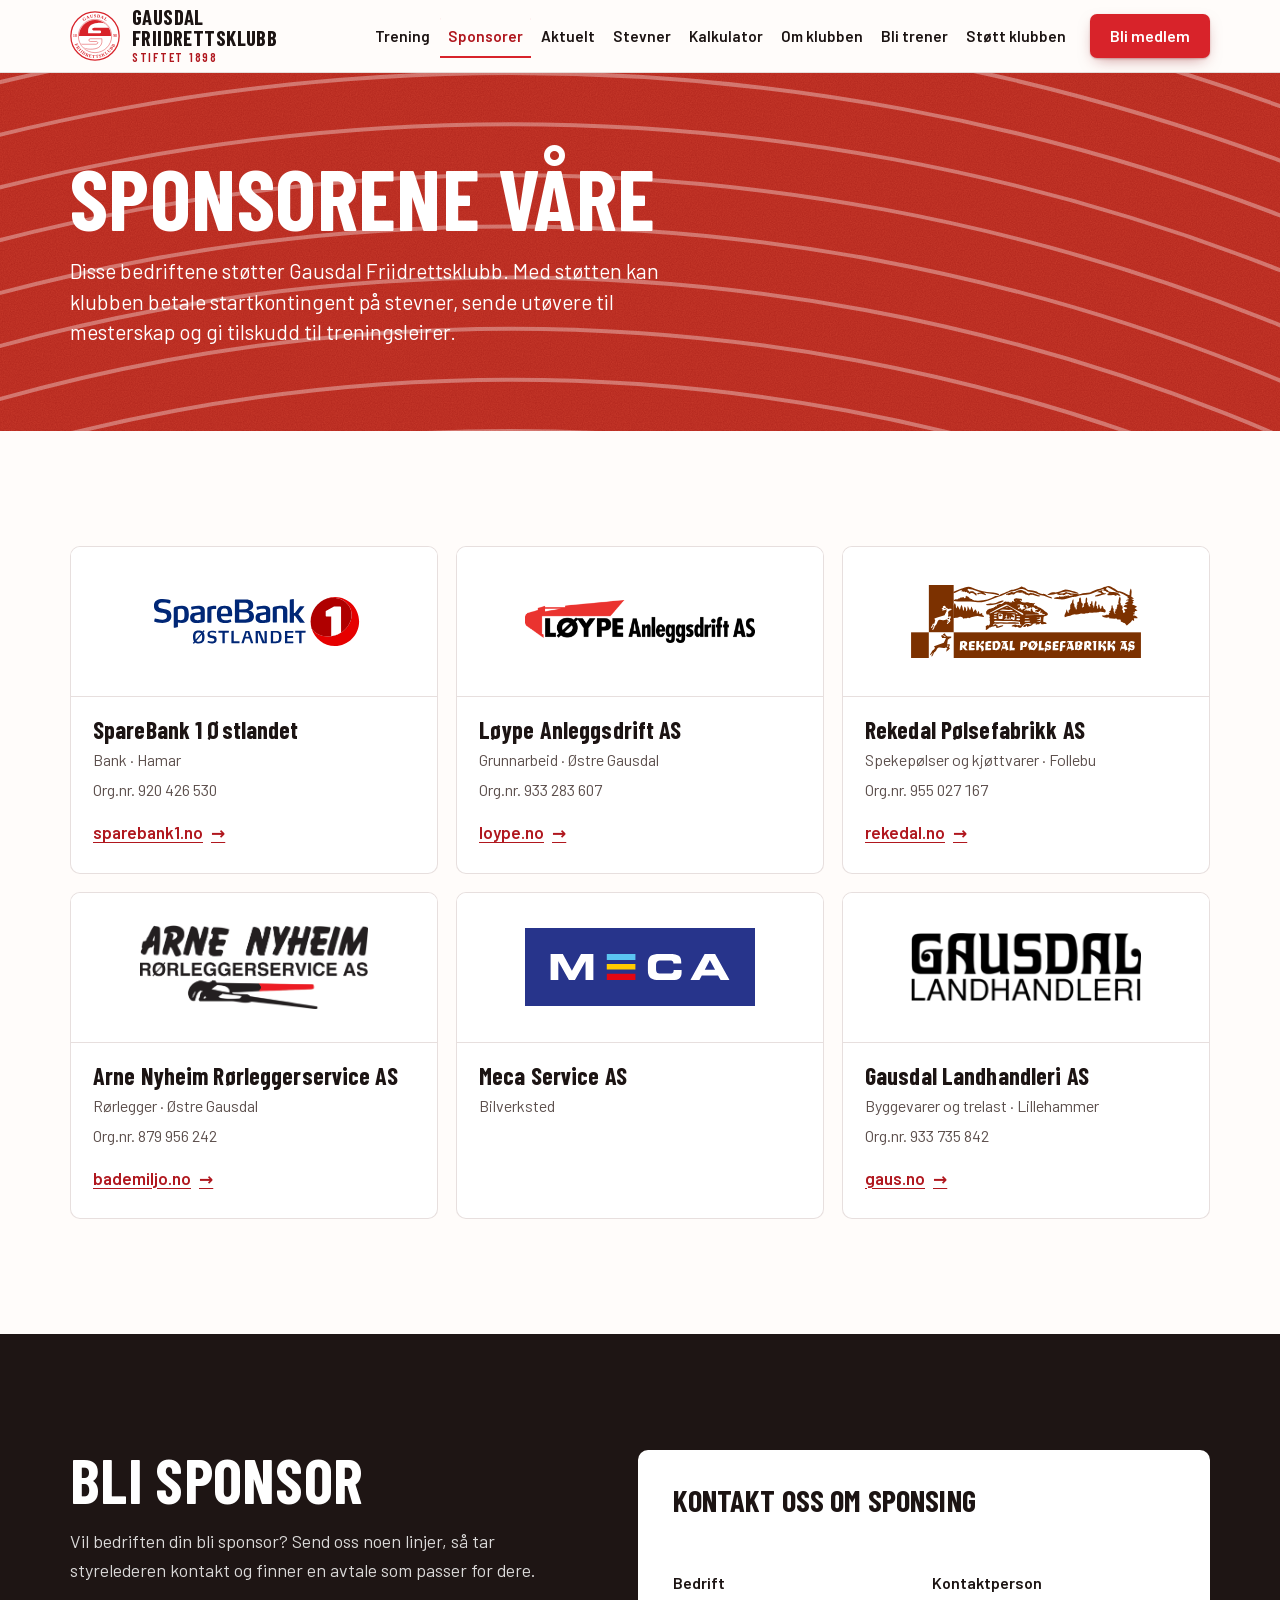
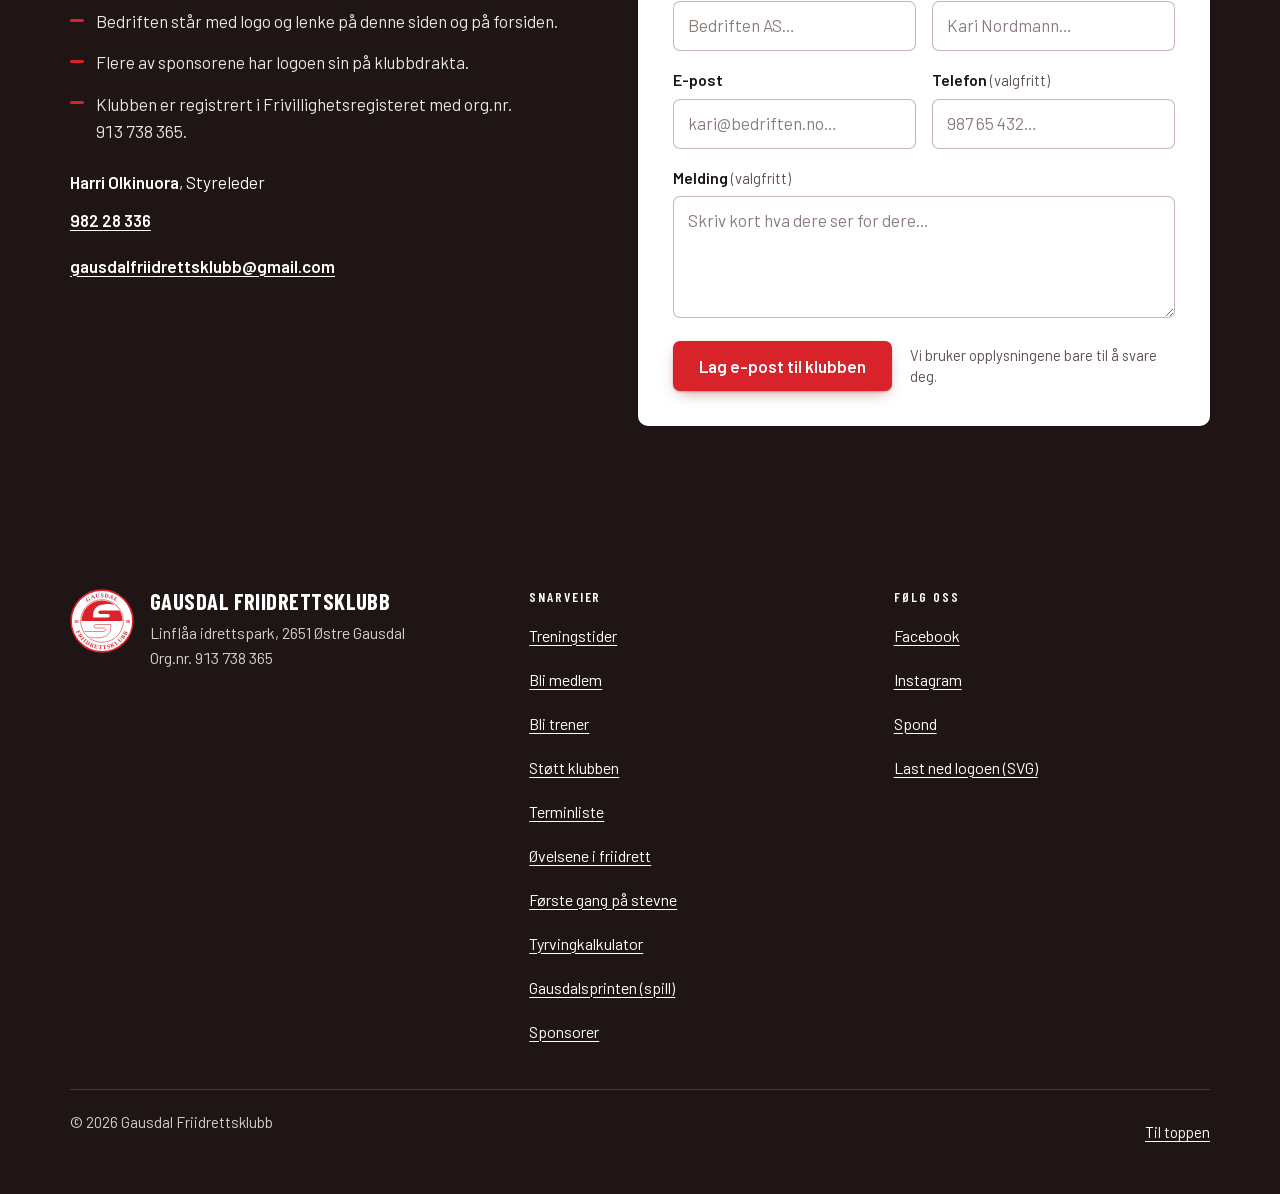
<file: sponsorer.html>
<!doctype html>
<html lang="nb">
<head>
  <meta charset="utf-8">
  <meta name="viewport" content="width=device-width, initial-scale=1, viewport-fit=cover">
  <title>Sponsorer | Gausdal Friidrettsklubb</title>
  <meta name="description" content="Bedriftene som støtter Gausdal Friidrettsklubb, og hvordan bedriften din kan bli sponsor.">
  <meta name="theme-color" content="#fffcfa">
  <link rel="canonical" href="https://gausdalfriidrett.no/sponsorer.html">
  <meta property="og:type" content="website">
  <meta property="og:locale" content="nb_NO">
  <meta property="og:site_name" content="Gausdal Friidrettsklubb">
  <meta property="og:title" content="Sponsorene til Gausdal Friidrettsklubb">
  <meta property="og:description" content="Bedriftene som støtter klubben, og hvordan bedriften din kan bli sponsor.">
  <meta property="og:url" content="https://gausdalfriidrett.no/sponsorer.html">
  <meta property="og:image" content="https://gausdalfriidrett.no/bilder/klubbhopp.jpg">
  <link rel="icon" href="bilder/logo.svg" type="image/svg+xml">
  <link rel="apple-touch-icon" href="bilder/ikon-180.png">
  <link rel="preload" href="fonter/barlow-condensed-700.woff2" as="font" type="font/woff2" crossorigin>
  <link rel="preload" href="fonter/barlow-400.woff2" as="font" type="font/woff2" crossorigin>
  <link rel="stylesheet" href="stil.css?v=202611271806">
  <script>document.documentElement.className += " js";</script>
</head>
<body>
  <a class="hopp" href="#innhold">Hopp til innholdet</a>

  <header class="topp">
    <div class="ramme topp__inn">
      <a class="merkevare" href="index.html" translate="no">
        <img src="bilder/logo.svg" width="50" height="50" alt="">
        <span class="merkevare__navn">Gausdal Friidrettsklubb <span>Stiftet 1898</span></span>
      </a>
      <button class="menyknapp" type="button" aria-expanded="false" aria-controls="meny">
        <span class="menyknapp__ikon" aria-hidden="true"></span>
        <span class="menyknapp__tekst">Meny</span>
      </button>
      <nav class="meny" id="meny" aria-label="Hovedmeny">
        <ul>
          <li><a href="index.html#trening">Trening</a></li>
          <li><a href="sponsorer.html" aria-current="page">Sponsorer</a></li>
          <li><a href="index.html#aktuelt">Aktuelt</a></li>
          <li><a href="index.html#terminliste">Stevner</a></li>
          <li><a href="tyrving.html">Kalkulator</a></li>
          <li><a href="index.html#om">Om klubben</a></li>
          <li><a href="index.html#trener">Bli trener</a></li>
          <li><a href="index.html#stott">Støtt klubben</a></li>
        </ul>
      </nav>
      <a class="knapp knapp--rod" href="index.html#bli-medlem">Bli medlem</a>
    </div>
  </header>

  <main id="innhold">
    <section class="sidehode" aria-labelledby="side-tittel">
      <svg class="hero__baner" viewBox="0 0 5200 700" preserveAspectRatio="xMinYMid slice" aria-hidden="true" focusable="false">
        <g fill="none" stroke="#fff" stroke-opacity="0.34" stroke-width="5"><circle cx="1000" cy="4200" r="3400"/><circle cx="1000" cy="4200" r="3500"/><circle cx="1000" cy="4200" r="3600"/><circle cx="1000" cy="4200" r="3700"/><circle cx="1000" cy="4200" r="3800"/><circle cx="1000" cy="4200" r="3900"/><circle cx="1000" cy="4200" r="4000"/><circle cx="1000" cy="4200" r="4100"/><circle cx="1000" cy="4200" r="4200"/><circle cx="1000" cy="4200" r="4300"/><circle cx="1000" cy="4200" r="4400"/><circle cx="1000" cy="4200" r="4500"/><circle cx="1000" cy="4200" r="4600"/><circle cx="1000" cy="4200" r="4700"/><circle cx="1000" cy="4200" r="4800"/><circle cx="1000" cy="4200" r="4900"/><circle cx="1000" cy="4200" r="5000"/><circle cx="1000" cy="4200" r="5100"/><circle cx="1000" cy="4200" r="5200"/><circle cx="1000" cy="4200" r="5300"/><circle cx="1000" cy="4200" r="5400"/><circle cx="1000" cy="4200" r="5500"/><circle cx="1000" cy="4200" r="5600"/><circle cx="1000" cy="4200" r="5700"/><circle cx="1000" cy="4200" r="5800"/><circle cx="1000" cy="4200" r="5900"/><circle cx="1000" cy="4200" r="6000"/></g>
        <g class="hero__banetall" fill="#fff" fill-opacity="0.4" font-family="'Barlow Condensed', 'Arial Narrow', sans-serif" font-weight="700" font-size="66" text-anchor="middle"><text transform="translate(103 661.9) rotate(-14.23)" dy="23">1</text><text transform="translate(103 558.9) rotate(-13.84)" dy="23">2</text><text transform="translate(103 456.0) rotate(-13.47)" dy="23">3</text><text transform="translate(103 353.2) rotate(-13.13)" dy="23">4</text><text transform="translate(103 250.6) rotate(-12.8)" dy="23">5</text><text transform="translate(103 148.1) rotate(-12.48)" dy="23">6</text><text transform="translate(103 45.7) rotate(-12.18)" dy="23">7</text></g>
      </svg>
      <div class="ramme">
        <h1 id="side-tittel">Sponsorene våre</h1>
        <p>Disse bedriftene støtter <span translate="no">Gausdal Friidrettsklubb</span>. Med støtten kan klubben betale startkontingent på stevner, sende utøvere til mesterskap og gi tilskudd til treningsleirer.</p>
      </div>
    </section>

    <section class="del" aria-labelledby="liste-tittel">
      <div class="ramme">
        <h2 class="skjult-visuelt" id="liste-tittel">Sponsorer i dag</h2>
        <ul class="sponsorliste" data-sponsorliste>
          <li class="tomt"><noscript>Slå på JavaScript for å se sponsorlista.</noscript></li>
        </ul>
      </div>
    </section>

    <section class="del morkdel" id="bli-sponsor" aria-labelledby="bli-sponsor-tittel">
      <div class="ramme todelt">
        <div>
          <h2 id="bli-sponsor-tittel">Bli sponsor</h2>
          <p>Vil bedriften din bli sponsor? Send oss noen linjer, så tar styrelederen kontakt og finner en avtale som passer for dere.</p>
          <ul class="punkter">
            <li>Bedriften står med logo og lenke på denne siden og på forsiden.</li>
            <li>Flere av sponsorene har logoen sin på klubbdrakta.</li>
            <li>Klubben er registrert i Frivillighetsregisteret med org.nr. <span class="tall">913&nbsp;738&nbsp;365</span>.</li>
          </ul>
          <div class="kontaktlenker" style="margin-top:24px">
            <p style="margin:0"><strong data-leder>Harri Olkinuora</strong>, <span data-rolle>styreleder</span></p>
            <a data-telefon href="tel:+4798228336">982&nbsp;28&nbsp;336</a>
            <a data-epost href="index.html#kontakt">Send e-post</a>
          </div>
        </div>

        <div class="kort">
          <h3 id="skjema-sponsor-tittel">Kontakt oss om sponsing</h3>
          <p>Fyll ut skjemaet, så hører du fra oss.</p>
          <form class="skjema" data-skjema="sponsor" data-emne="Vil bli sponsor" aria-labelledby="skjema-sponsor-tittel" novalidate>
            <div class="skjema__rad">
              <div class="felt">
                <label for="s-bedrift">Bedrift</label>
                <input id="s-bedrift" name="bedrift" type="text" autocomplete="organization" required placeholder="Bedriften AS…" data-feil="Skriv navnet på bedriften.">
              </div>
              <div class="felt">
                <label for="s-navn">Kontaktperson</label>
                <input id="s-navn" name="navn" type="text" autocomplete="name" required placeholder="Kari Nordmann…" data-feil="Skriv navnet ditt, så vet vi hvem vi skal kontakte.">
              </div>
            </div>
            <div class="skjema__rad">
              <div class="felt">
                <label for="s-epost">E-post</label>
                <input id="s-epost" name="epost" type="email" inputmode="email" autocomplete="email" spellcheck="false" autocapitalize="off" required placeholder="kari@bedriften.no…" data-feil="Skriv en e-postadresse vi kan svare til, for eksempel kari@bedriften.no.">
              </div>
              <div class="felt">
                <label for="s-telefon">Telefon <small>(valgfritt)</small></label>
                <input id="s-telefon" name="telefon" type="tel" inputmode="tel" autocomplete="tel" placeholder="987 65 432…">
              </div>
            </div>
            <div class="felt">
              <label for="s-melding">Melding <small>(valgfritt)</small></label>
              <textarea id="s-melding" name="melding" rows="4" placeholder="Skriv kort hva dere ser for dere…"></textarea>
            </div>
            <div class="honning" aria-hidden="true">
              <label for="s-nettsted">La dette feltet stå tomt</label>
              <input id="s-nettsted" name="nettsted" type="text" tabindex="-1" autocomplete="off">
            </div>
            <input type="hidden" name="nokkel" value="">
            <div class="skjema__bunn">
              <button class="knapp knapp--rod" type="submit">
                <span class="spinner" hidden aria-hidden="true"></span>
                <span data-knappetekst>Lag e-post til klubben</span>
              </button>
              <small data-skjemanotis>Vi bruker opplysningene bare til å svare deg.</small>
            </div>
            <p class="skjema__status" role="status" aria-live="polite" tabindex="-1"></p>
          </form>
        </div>
      </div>
    </section>
  </main>

  <footer class="bunn">
    <div class="ramme">
      <div class="bunn__inn">
        <div class="bunn__merke">
          <img src="bilder/logo.svg" width="64" height="64" alt="" loading="lazy">
          <div>
            <strong translate="no">Gausdal Friidrettsklubb</strong>
            Linflåa idrettspark, 2651 Østre Gausdal<br>
            Org.nr. <span class="tall">913&nbsp;738&nbsp;365</span>
          </div>
        </div>
        <nav aria-label="Snarveier">
          <h2>Snarveier</h2>
          <ul>
            <li><a href="index.html#trening">Treningstider</a></li>
            <li><a href="index.html#bli-medlem">Bli medlem</a></li>
            <li><a href="index.html#trener">Bli trener</a></li>
            <li><a href="index.html#stott">Støtt klubben</a></li>
            <li><a href="index.html#terminliste">Terminliste</a></li>
            <li><a href="ovelser.html">Øvelsene i friidrett</a></li>
            <li><a href="forste-stevne.html">Første gang på stevne</a></li>
            <li><a href="tyrving.html">Tyrvingkalkulator</a></li>
          <li><a href="spill.html">Gausdalsprinten (spill)</a></li>
            <li><a href="sponsorer.html">Sponsorer</a></li>
          </ul>
        </nav>
        <div>
          <h2>Følg oss</h2>
          <ul>
            <li><a data-facebook href="https://www.facebook.com/groups/436427656385045/" rel="noopener">Facebook</a></li>
            <li><a data-instagram href="https://www.instagram.com/gausdal_friidrett/" rel="noopener">Instagram</a></li>
            <li><a data-spondnett href="https://www.spond.com/no/" rel="noopener">Spond</a></li>
            <li><a href="bilder/logo.svg" download="gausdal-friidrettsklubb-logo.svg">Last ned logoen (SVG)</a></li>
          </ul>
        </div>
      </div>
      <div class="bunn__slutt">
        <span>© <span data-aar>2026</span> <span translate="no">Gausdal Friidrettsklubb</span></span>
        <a href="#innhold">Til toppen</a>
      </div>
    </div>
  </footer>

  <script src="innhold.js?v=202611271806"></script>
  <script src="app.js?v=202611271806"></script>
</body>
</html>
</file>
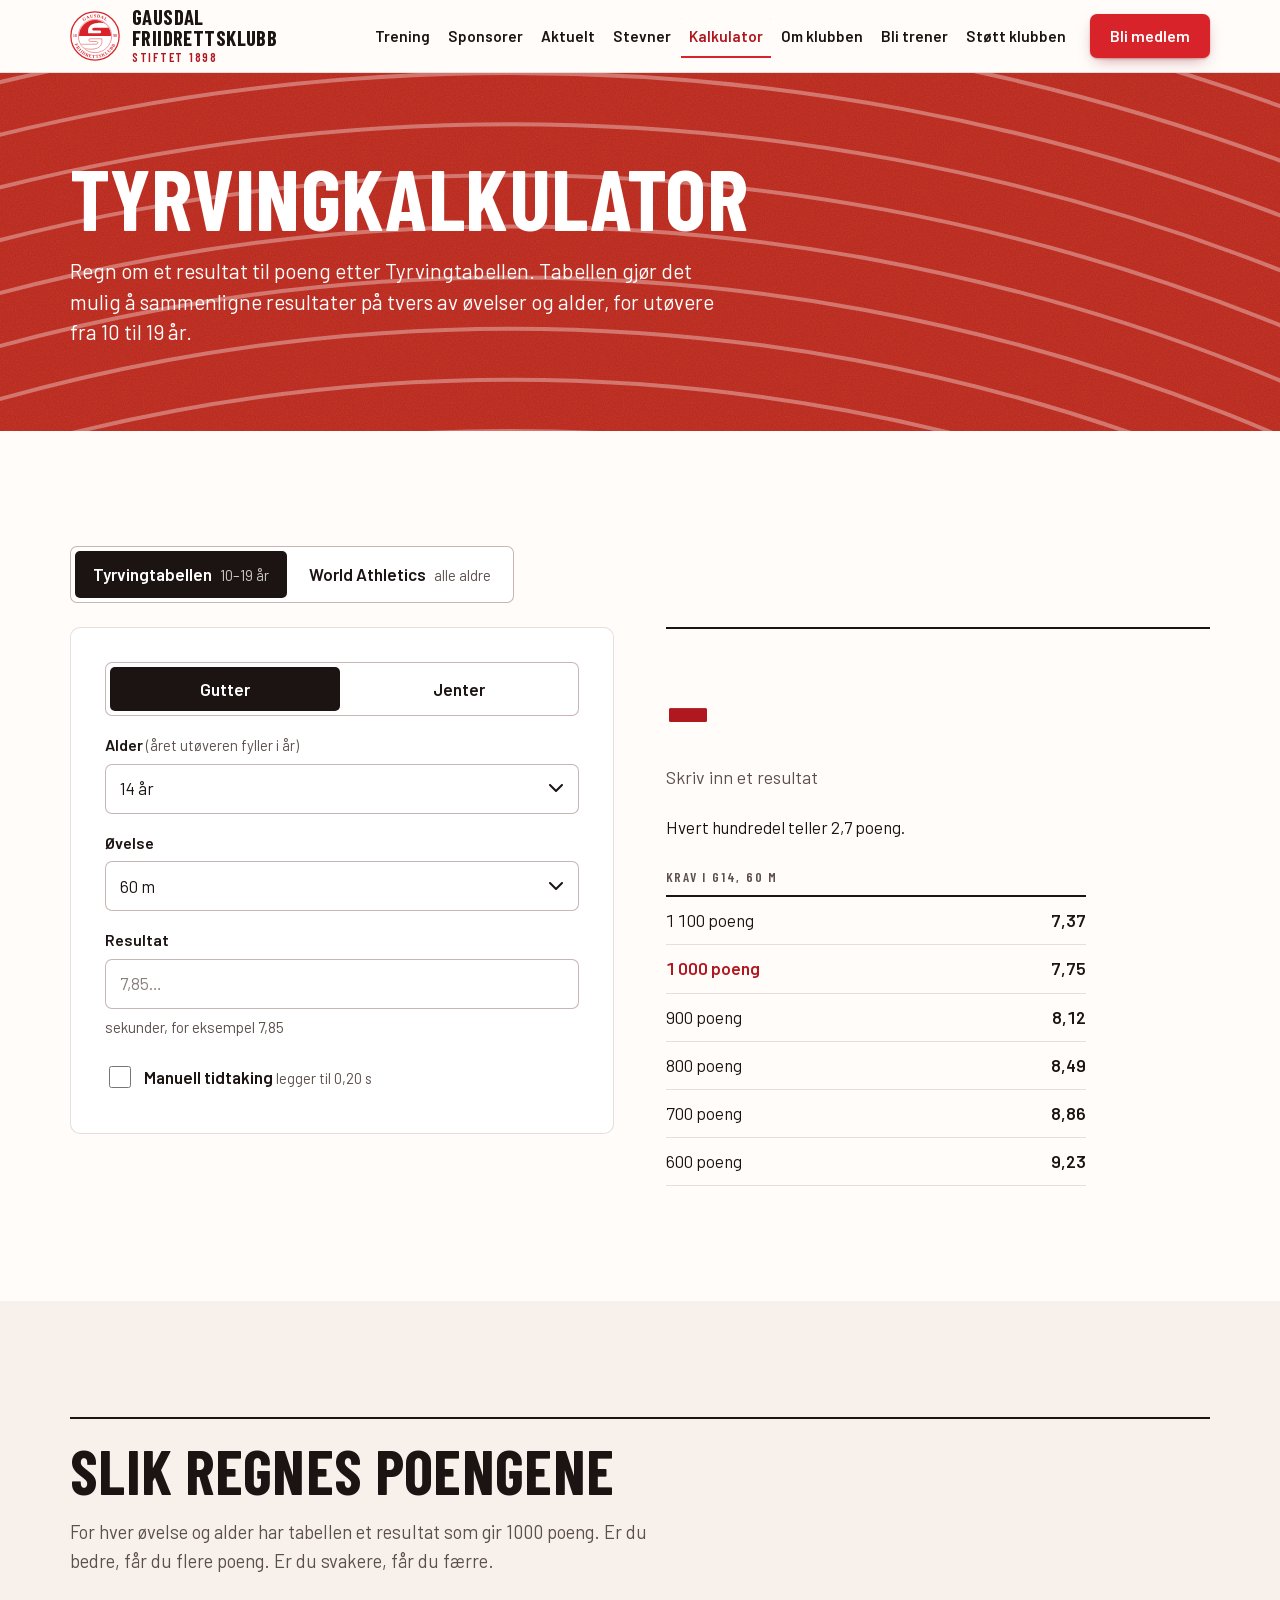
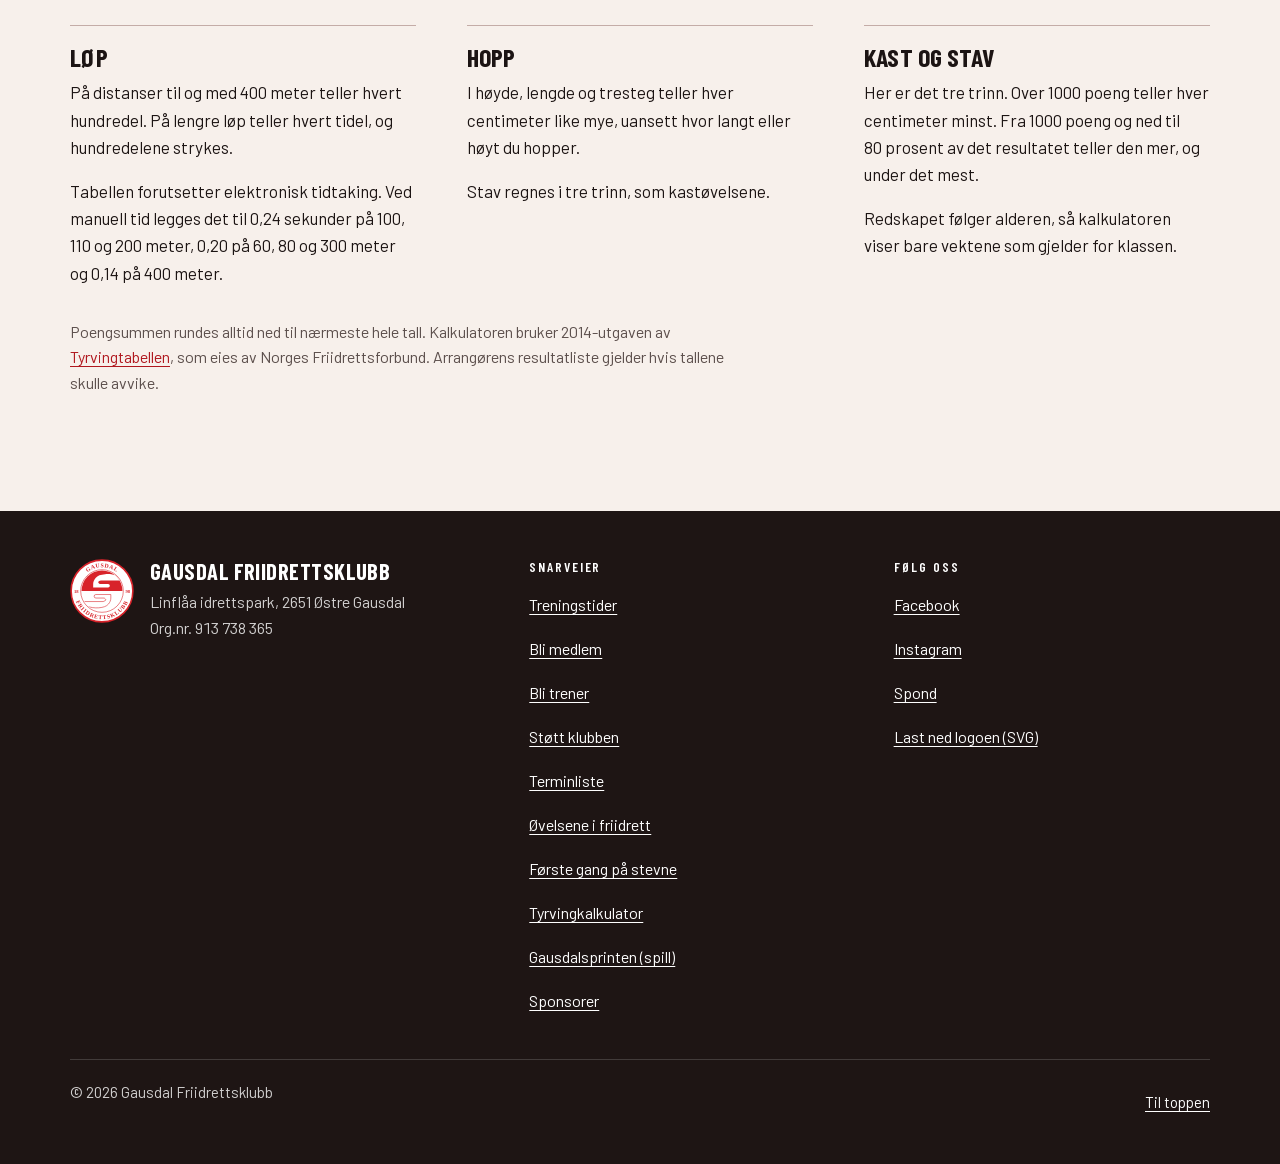
<file: tyrving.html>
<!doctype html>
<html lang="nb">
<head>
  <meta charset="utf-8">
  <meta name="viewport" content="width=device-width, initial-scale=1, viewport-fit=cover">
  <title>Tyrvingkalkulator | Gausdal Friidrettsklubb</title>
  <meta name="description" content="Regn om et friidrettsresultat til poeng etter Tyrvingtabellen, for gutter og jenter fra 10 til 19 år.">
  <meta name="theme-color" content="#fffcfa">
  <link rel="canonical" href="https://gausdalfriidrett.no/tyrving.html">
  <meta property="og:type" content="website">
  <meta property="og:locale" content="nb_NO">
  <meta property="og:site_name" content="Gausdal Friidrettsklubb">
  <meta property="og:title" content="Tyrvingkalkulator">
  <meta property="og:description" content="Regn om et resultat til Tyrvingpoeng for gutter og jenter fra 10 til 19 år.">
  <meta property="og:url" content="https://gausdalfriidrett.no/tyrving.html">
  <meta property="og:image" content="https://gausdalfriidrett.no/bilder/klubbhopp.jpg">
  <link rel="icon" href="bilder/logo.svg" type="image/svg+xml">
  <link rel="apple-touch-icon" href="bilder/ikon-180.png">
  <link rel="preload" href="fonter/barlow-condensed-700.woff2" as="font" type="font/woff2" crossorigin>
  <link rel="preload" href="fonter/barlow-400.woff2" as="font" type="font/woff2" crossorigin>
  <link rel="stylesheet" href="stil.css?v=202611271806">
  <script>document.documentElement.className += " js";</script>
</head>
<body>
  <a class="hopp" href="#innhold">Hopp til innholdet</a>

  <header class="topp">
    <div class="ramme topp__inn">
      <a class="merkevare" href="index.html" translate="no">
        <img src="bilder/logo.svg" width="50" height="50" alt="">
        <span class="merkevare__navn">Gausdal Friidrettsklubb <span>Stiftet 1898</span></span>
      </a>
      <button class="menyknapp" type="button" aria-expanded="false" aria-controls="meny">
        <span class="menyknapp__ikon" aria-hidden="true"></span>
        <span class="menyknapp__tekst">Meny</span>
      </button>
      <nav class="meny" id="meny" aria-label="Hovedmeny">
        <ul>
          <li><a href="index.html#trening">Trening</a></li>
          <li><a href="sponsorer.html">Sponsorer</a></li>
          <li><a href="index.html#aktuelt">Aktuelt</a></li>
          <li><a href="index.html#terminliste">Stevner</a></li>
          <li><a href="tyrving.html" aria-current="page">Kalkulator</a></li>
          <li><a href="index.html#om">Om klubben</a></li>
          <li><a href="index.html#trener">Bli trener</a></li>
          <li><a href="index.html#stott">Støtt klubben</a></li>
        </ul>
      </nav>
      <a class="knapp knapp--rod" href="index.html#bli-medlem">Bli medlem</a>
    </div>
  </header>

  <main id="innhold">
    <section class="sidehode" aria-labelledby="side-tittel">
      <svg class="hero__baner" viewBox="0 0 5200 700" preserveAspectRatio="xMinYMid slice" aria-hidden="true" focusable="false">
        <g fill="none" stroke="#fff" stroke-opacity="0.34" stroke-width="5"><circle cx="1000" cy="4200" r="3400"/><circle cx="1000" cy="4200" r="3500"/><circle cx="1000" cy="4200" r="3600"/><circle cx="1000" cy="4200" r="3700"/><circle cx="1000" cy="4200" r="3800"/><circle cx="1000" cy="4200" r="3900"/><circle cx="1000" cy="4200" r="4000"/><circle cx="1000" cy="4200" r="4100"/><circle cx="1000" cy="4200" r="4200"/><circle cx="1000" cy="4200" r="4300"/><circle cx="1000" cy="4200" r="4400"/><circle cx="1000" cy="4200" r="4500"/><circle cx="1000" cy="4200" r="4600"/><circle cx="1000" cy="4200" r="4700"/><circle cx="1000" cy="4200" r="4800"/><circle cx="1000" cy="4200" r="4900"/><circle cx="1000" cy="4200" r="5000"/><circle cx="1000" cy="4200" r="5100"/><circle cx="1000" cy="4200" r="5200"/><circle cx="1000" cy="4200" r="5300"/><circle cx="1000" cy="4200" r="5400"/><circle cx="1000" cy="4200" r="5500"/><circle cx="1000" cy="4200" r="5600"/><circle cx="1000" cy="4200" r="5700"/><circle cx="1000" cy="4200" r="5800"/><circle cx="1000" cy="4200" r="5900"/><circle cx="1000" cy="4200" r="6000"/></g>
        <g class="hero__banetall" fill="#fff" fill-opacity="0.4" font-family="'Barlow Condensed', 'Arial Narrow', sans-serif" font-weight="700" font-size="66" text-anchor="middle"><text transform="translate(103 661.9) rotate(-14.23)" dy="23">1</text><text transform="translate(103 558.9) rotate(-13.84)" dy="23">2</text><text transform="translate(103 456.0) rotate(-13.47)" dy="23">3</text><text transform="translate(103 353.2) rotate(-13.13)" dy="23">4</text><text transform="translate(103 250.6) rotate(-12.8)" dy="23">5</text><text transform="translate(103 148.1) rotate(-12.48)" dy="23">6</text><text transform="translate(103 45.7) rotate(-12.18)" dy="23">7</text></g>
      </svg>
      <div class="ramme">
        <h1 id="side-tittel">Tyrving&shy;kalkulator</h1>
        <p>Regn om et resultat til poeng etter Tyrvingtabellen. Tabellen gjør det mulig å sammenligne resultater på tvers av øvelser og alder, for utøvere fra 10 til 19&nbsp;år.</p>
      </div>
    </section>

    <section class="del" aria-labelledby="regn-tittel">
      <div class="ramme">
        <h2 class="skjult-visuelt" id="regn-tittel">Regn ut poeng</h2>
        <nav class="kalkvalg" aria-label="Velg poengtabell">
          <a href="tyrving.html" aria-current="page">Tyrvingtabellen <small>10–19&nbsp;år</small></a>
          <a href="wa-poeng.html">World Athletics <small>alle aldre</small></a>
        </nav>
        <noscript><p class="tomt">Slå på JavaScript for å bruke kalkulatoren.</p></noscript>
        <div class="tyrving">
          <form class="kort skjema tyrving__skjema" data-tyrving novalidate>
            <fieldset class="tyrving__kjonn">
              <legend>Kjønn</legend>
              <label><input type="radio" name="kjonn" value="gutter" checked><span>Gutter</span></label>
              <label><input type="radio" name="kjonn" value="jenter"><span>Jenter</span></label>
            </fieldset>
            <div class="felt">
              <label for="t-alder">Alder <small>(året utøveren fyller i år)</small></label>
              <select id="t-alder" name="alder" autocomplete="off"><option value="10">10 år</option><option value="11">11 år</option><option value="12">12 år</option><option value="13">13 år</option><option value="14" selected>14 år</option><option value="15">15 år</option><option value="16">16 år</option><option value="17">17 år</option><option value="18">18 år</option><option value="19">19 år</option></select>
            </div>
            <div class="felt">
              <label for="t-ovelse">Øvelse</label>
              <select id="t-ovelse" name="ovelse" autocomplete="off"></select>
            </div>
            <div class="felt">
              <label for="t-resultat">Resultat</label>
              <input id="t-resultat" name="resultat" type="text" inputmode="decimal" autocomplete="off" spellcheck="false" maxlength="16" placeholder="7,85…" aria-describedby="t-hint">
              <p class="felt__hjelp" id="t-hint" data-tyrving-hint>sekunder, for eksempel 7,85</p>
              <p class="felt__feil" id="t-feil" data-tyrving-feil hidden></p>
            </div>
            <label class="tyrving__manuell" data-tyrving-manuell hidden>
              <input type="checkbox" name="manuell">
              <span>Manuell tidtaking <small data-tyrving-manuelltekst></small></span>
            </label>
          </form>

          <div class="tyrving__svar">
            <div class="tyrving__poeng" aria-live="polite" aria-atomic="true">
              <strong class="tall" data-tyrving-poeng>–</strong>
              <span data-tyrving-enhet>Skriv inn et resultat</span>
            </div>
            <div class="tyrving__linjer" data-tyrving-linjer></div>
            <table class="tyrving__nivaa">
              <caption data-tyrving-nivaatittel>Krav</caption>
              <thead class="skjult-visuelt"><tr><th scope="col">Poeng</th><th scope="col">Resultat</th></tr></thead>
              <tbody data-tyrving-nivaa></tbody>
            </table>
          </div>
        </div>
      </div>
    </section>

    <section class="del del--sand" aria-labelledby="slik-tittel">
      <div class="ramme">
        <div class="delhode">
          <h2 id="slik-tittel">Slik regnes poengene</h2>
          <p>For hver øvelse og alder har tabellen et resultat som gir 1000&nbsp;poeng. Er du bedre, får du flere poeng. Er du svakere, får du færre.</p>
        </div>
        <div class="kolonner kolonner--tre">
          <div>
            <h3>Løp</h3>
            <p>På distanser til og med 400&nbsp;meter teller hvert hundredel. På lengre løp teller hvert tidel, og hundredelene strykes.</p>
            <p>Tabellen forutsetter elektronisk tidtaking. Ved manuell tid legges det til 0,24&nbsp;sekunder på 100, 110 og 200&nbsp;meter, 0,20 på 60, 80 og 300&nbsp;meter og 0,14 på 400&nbsp;meter.</p>
          </div>
          <div>
            <h3>Hopp</h3>
            <p>I høyde, lengde og tresteg teller hver centimeter like mye, uansett hvor langt eller høyt du hopper.</p>
            <p>Stav regnes i tre trinn, som kastøvelsene.</p>
          </div>
          <div>
            <h3>Kast og stav</h3>
            <p>Her er det tre trinn. Over 1000&nbsp;poeng teller hver centimeter minst. Fra 1000&nbsp;poeng og ned til 80&nbsp;prosent av det resultatet teller den mer, og under det mest.</p>
            <p>Redskapet følger alderen, så kalkulatoren viser bare vektene som gjelder for klassen.</p>
          </div>
        </div>
        <p class="tyrving__kilde">Poengsummen rundes alltid ned til nærmeste hele tall. Kalkulatoren bruker 2014-utgaven av <a href="https://www.friidrett.no/arrangement/arrangementshjelp/poengtabeller/tyrvingtabellen/" rel="noopener">Tyrvingtabellen</a>, som eies av Norges Friidrettsforbund. Arrangørens resultatliste gjelder hvis tallene skulle avvike.</p>
      </div>
    </section>
  </main>

  <footer class="bunn">
    <div class="ramme">
      <div class="bunn__inn">
        <div class="bunn__merke">
          <img src="bilder/logo.svg" width="64" height="64" alt="" loading="lazy">
          <div>
            <strong translate="no">Gausdal Friidrettsklubb</strong>
            Linflåa idrettspark, 2651 Østre Gausdal<br>
            Org.nr. <span class="tall">913&nbsp;738&nbsp;365</span>
          </div>
        </div>
        <nav aria-label="Snarveier">
          <h2>Snarveier</h2>
          <ul>
            <li><a href="index.html#trening">Treningstider</a></li>
            <li><a href="index.html#bli-medlem">Bli medlem</a></li>
            <li><a href="index.html#trener">Bli trener</a></li>
            <li><a href="index.html#stott">Støtt klubben</a></li>
            <li><a href="index.html#terminliste">Terminliste</a></li>
            <li><a href="ovelser.html">Øvelsene i friidrett</a></li>
            <li><a href="forste-stevne.html">Første gang på stevne</a></li>
            <li><a href="tyrving.html">Tyrvingkalkulator</a></li>
            <li><a href="spill.html">Gausdalsprinten (spill)</a></li>
            <li><a href="sponsorer.html">Sponsorer</a></li>
          </ul>
        </nav>
        <div>
          <h2>Følg oss</h2>
          <ul>
            <li><a data-facebook href="https://www.facebook.com/groups/436427656385045/" rel="noopener">Facebook</a></li>
            <li><a data-instagram href="https://www.instagram.com/gausdal_friidrett/" rel="noopener">Instagram</a></li>
            <li><a data-spondnett href="https://www.spond.com/no/" rel="noopener">Spond</a></li>
            <li><a href="bilder/logo.svg" download="gausdal-friidrettsklubb-logo.svg">Last ned logoen (SVG)</a></li>
          </ul>
        </div>
      </div>
      <div class="bunn__slutt">
        <span>© <span data-aar>2026</span> <span translate="no">Gausdal Friidrettsklubb</span></span>
        <a href="#innhold">Til toppen</a>
      </div>
    </div>
  </footer>

  <script src="tyrving-data.js?v=202611271806"></script>
  <script src="tyrving.js?v=202611271806"></script>
  <script src="innhold.js?v=202611271806"></script>
  <script src="app.js?v=202611271806"></script>
</body>
</html>
</file>
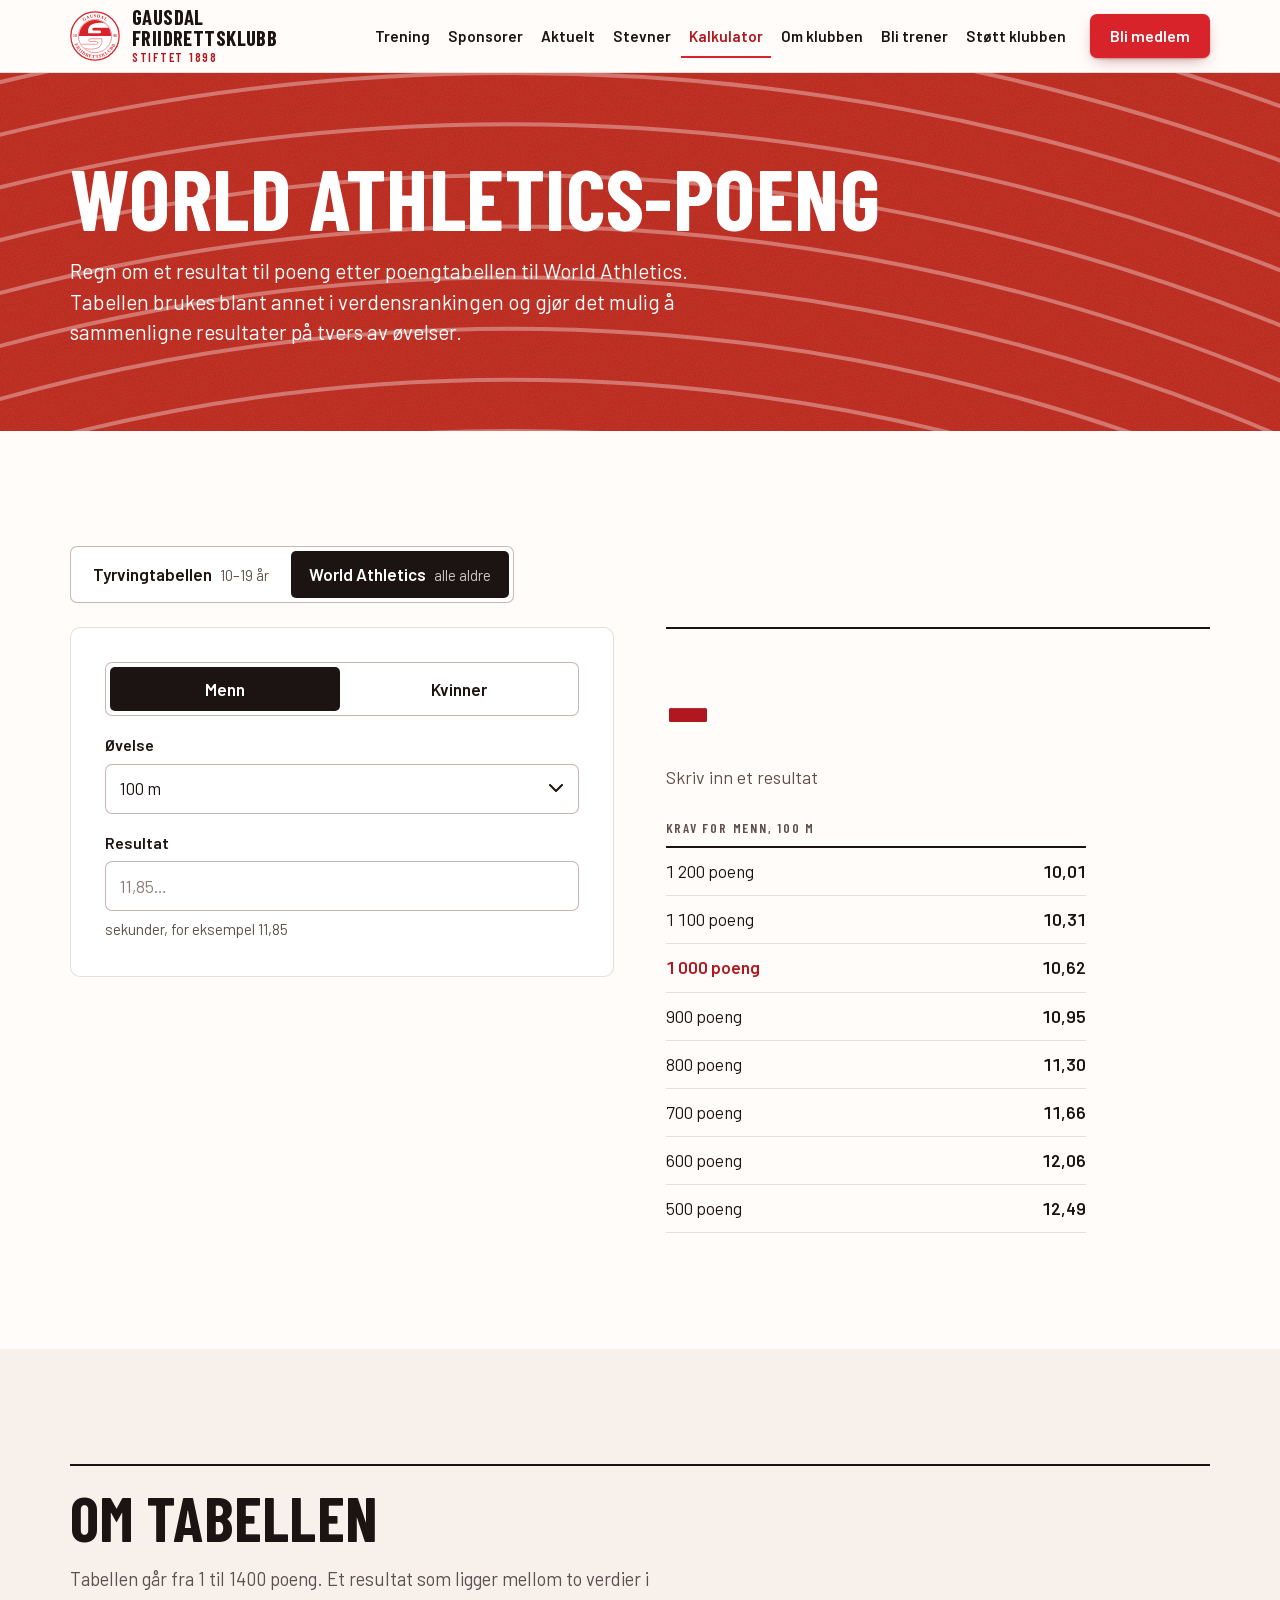
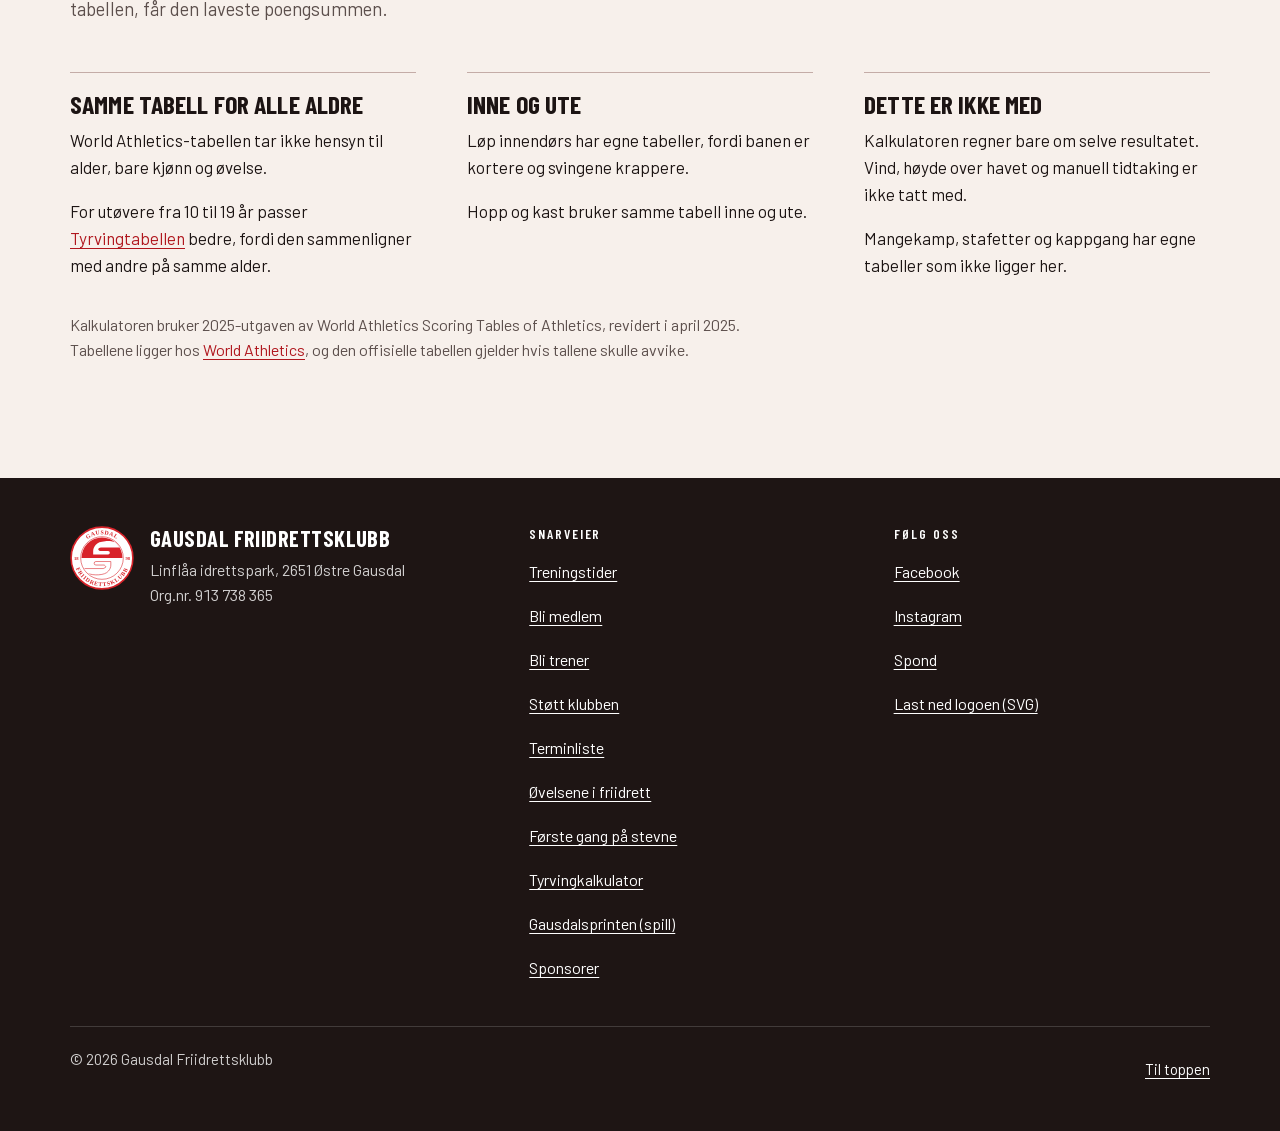
<file: wa-poeng.html>
<!doctype html>
<html lang="nb">
<head>
  <meta charset="utf-8">
  <meta name="viewport" content="width=device-width, initial-scale=1, viewport-fit=cover">
  <title>World Athletics-poeng | Gausdal Friidrettsklubb</title>
  <meta name="description" content="Regn om et friidrettsresultat til poeng etter World Athletics' poengtabell, 2025-utgaven.">
  <meta name="theme-color" content="#fffcfa">
  <link rel="canonical" href="https://gausdalfriidrett.no/wa-poeng.html">
  <meta property="og:type" content="website">
  <meta property="og:locale" content="nb_NO">
  <meta property="og:site_name" content="Gausdal Friidrettsklubb">
  <meta property="og:title" content="World Athletics-poeng">
  <meta property="og:description" content="Regn om et resultat til poeng etter World Athletics' poengtabell.">
  <meta property="og:url" content="https://gausdalfriidrett.no/wa-poeng.html">
  <meta property="og:image" content="https://gausdalfriidrett.no/bilder/klubbhopp.jpg">
  <link rel="icon" href="bilder/logo.svg" type="image/svg+xml">
  <link rel="apple-touch-icon" href="bilder/ikon-180.png">
  <link rel="preload" href="fonter/barlow-condensed-700.woff2" as="font" type="font/woff2" crossorigin>
  <link rel="preload" href="fonter/barlow-400.woff2" as="font" type="font/woff2" crossorigin>
  <link rel="stylesheet" href="stil.css?v=202611271806">
  <script>document.documentElement.className += " js";</script>
</head>
<body>
  <a class="hopp" href="#innhold">Hopp til innholdet</a>

  <header class="topp">
    <div class="ramme topp__inn">
      <a class="merkevare" href="index.html" translate="no">
        <img src="bilder/logo.svg" width="50" height="50" alt="">
        <span class="merkevare__navn">Gausdal Friidrettsklubb <span>Stiftet 1898</span></span>
      </a>
      <button class="menyknapp" type="button" aria-expanded="false" aria-controls="meny">
        <span class="menyknapp__ikon" aria-hidden="true"></span>
        <span class="menyknapp__tekst">Meny</span>
      </button>
      <nav class="meny" id="meny" aria-label="Hovedmeny">
        <ul>
          <li><a href="index.html#trening">Trening</a></li>
          <li><a href="sponsorer.html">Sponsorer</a></li>
          <li><a href="index.html#aktuelt">Aktuelt</a></li>
          <li><a href="index.html#terminliste">Stevner</a></li>
          <li><a href="tyrving.html" aria-current="page">Kalkulator</a></li>
          <li><a href="index.html#om">Om klubben</a></li>
          <li><a href="index.html#trener">Bli trener</a></li>
          <li><a href="index.html#stott">Støtt klubben</a></li>
        </ul>
      </nav>
      <a class="knapp knapp--rod" href="index.html#bli-medlem">Bli medlem</a>
    </div>
  </header>

  <main id="innhold">
    <section class="sidehode" aria-labelledby="side-tittel">
      <svg class="hero__baner" viewBox="0 0 5200 700" preserveAspectRatio="xMinYMid slice" aria-hidden="true" focusable="false">
        <g fill="none" stroke="#fff" stroke-opacity="0.34" stroke-width="5"><circle cx="1000" cy="4200" r="3400"/><circle cx="1000" cy="4200" r="3500"/><circle cx="1000" cy="4200" r="3600"/><circle cx="1000" cy="4200" r="3700"/><circle cx="1000" cy="4200" r="3800"/><circle cx="1000" cy="4200" r="3900"/><circle cx="1000" cy="4200" r="4000"/><circle cx="1000" cy="4200" r="4100"/><circle cx="1000" cy="4200" r="4200"/><circle cx="1000" cy="4200" r="4300"/><circle cx="1000" cy="4200" r="4400"/><circle cx="1000" cy="4200" r="4500"/><circle cx="1000" cy="4200" r="4600"/><circle cx="1000" cy="4200" r="4700"/><circle cx="1000" cy="4200" r="4800"/><circle cx="1000" cy="4200" r="4900"/><circle cx="1000" cy="4200" r="5000"/><circle cx="1000" cy="4200" r="5100"/><circle cx="1000" cy="4200" r="5200"/><circle cx="1000" cy="4200" r="5300"/><circle cx="1000" cy="4200" r="5400"/><circle cx="1000" cy="4200" r="5500"/><circle cx="1000" cy="4200" r="5600"/><circle cx="1000" cy="4200" r="5700"/><circle cx="1000" cy="4200" r="5800"/><circle cx="1000" cy="4200" r="5900"/><circle cx="1000" cy="4200" r="6000"/></g>
        <g class="hero__banetall" fill="#fff" fill-opacity="0.4" font-family="'Barlow Condensed', 'Arial Narrow', sans-serif" font-weight="700" font-size="66" text-anchor="middle"><text transform="translate(103 661.9) rotate(-14.23)" dy="23">1</text><text transform="translate(103 558.9) rotate(-13.84)" dy="23">2</text><text transform="translate(103 456.0) rotate(-13.47)" dy="23">3</text><text transform="translate(103 353.2) rotate(-13.13)" dy="23">4</text><text transform="translate(103 250.6) rotate(-12.8)" dy="23">5</text><text transform="translate(103 148.1) rotate(-12.48)" dy="23">6</text><text transform="translate(103 45.7) rotate(-12.18)" dy="23">7</text></g>
      </svg>
      <div class="ramme">
        <h1 id="side-tittel">World Athletics-poeng</h1>
        <p>Regn om et resultat til poeng etter poengtabellen til World Athletics. Tabellen brukes blant annet i verdensrankingen og gjør det mulig å sammenligne resultater på tvers av øvelser.</p>
      </div>
    </section>

    <section class="del" aria-labelledby="regn-tittel">
      <div class="ramme">
        <h2 class="skjult-visuelt" id="regn-tittel">Regn ut poeng</h2>
        <nav class="kalkvalg" aria-label="Velg poengtabell">
          <a href="tyrving.html">Tyrvingtabellen <small>10–19&nbsp;år</small></a>
          <a href="wa-poeng.html" aria-current="page">World Athletics <small>alle aldre</small></a>
        </nav>
        <noscript><p class="tomt">Slå på JavaScript for å bruke kalkulatoren.</p></noscript>
        <div class="tyrving">
          <form class="kort skjema tyrving__skjema" data-wa novalidate>
            <fieldset class="tyrving__kjonn">
              <legend>Kjønn</legend>
              <label><input type="radio" name="kjonn" value="menn" checked><span>Menn</span></label>
              <label><input type="radio" name="kjonn" value="kvinner"><span>Kvinner</span></label>
            </fieldset>
            <div class="felt">
              <label for="w-ovelse">Øvelse</label>
              <select id="w-ovelse" name="ovelse" autocomplete="off"></select>
            </div>
            <div class="felt">
              <label for="w-resultat">Resultat</label>
              <input id="w-resultat" name="resultat" type="text" inputmode="decimal" autocomplete="off" spellcheck="false" maxlength="16" placeholder="11,85…" aria-describedby="w-hint">
              <p class="felt__hjelp" id="w-hint" data-wa-hint>sekunder, for eksempel 11,85</p>
              <p class="felt__feil" id="w-feil" data-wa-feil hidden></p>
            </div>
          </form>

          <div class="tyrving__svar">
            <div class="tyrving__poeng" aria-live="polite" aria-atomic="true">
              <strong class="tall" data-wa-poeng>–</strong>
              <span data-wa-enhet>Skriv inn et resultat</span>
            </div>
            <table class="tyrving__nivaa">
              <caption data-wa-nivaatittel>Krav</caption>
              <thead class="skjult-visuelt"><tr><th scope="col">Poeng</th><th scope="col">Resultat</th></tr></thead>
              <tbody data-wa-nivaa></tbody>
            </table>
          </div>
        </div>
      </div>
    </section>

    <section class="del del--sand" aria-labelledby="om-tabell-tittel">
      <div class="ramme">
        <div class="delhode">
          <h2 id="om-tabell-tittel">Om tabellen</h2>
          <p>Tabellen går fra 1 til 1400&nbsp;poeng. Et resultat som ligger mellom to verdier i tabellen, får den laveste poengsummen.</p>
        </div>
        <div class="kolonner kolonner--tre">
          <div>
            <h3>Samme tabell for alle aldre</h3>
            <p>World Athletics-tabellen tar ikke hensyn til alder, bare kjønn og øvelse.</p>
            <p>For utøvere fra 10 til 19&nbsp;år passer <a href="tyrving.html">Tyrvingtabellen</a> bedre, fordi den sammenligner med andre på samme alder.</p>
          </div>
          <div>
            <h3>Inne og ute</h3>
            <p>Løp innendørs har egne tabeller, fordi banen er kortere og svingene krappere.</p>
            <p>Hopp og kast bruker samme tabell inne og ute.</p>
          </div>
          <div>
            <h3>Dette er ikke med</h3>
            <p>Kalkulatoren regner bare om selve resultatet. Vind, høyde over havet og manuell tidtaking er ikke tatt med.</p>
            <p>Mangekamp, stafetter og kappgang har egne tabeller som ikke ligger her.</p>
          </div>
        </div>
        <p class="tyrving__kilde">Kalkulatoren bruker 2025-utgaven av World Athletics Scoring Tables of Athletics, revidert i april 2025. Tabellene ligger hos <a href="https://worldathletics.org/about-iaaf/documents/technical-information" rel="noopener">World Athletics</a>, og den offisielle tabellen gjelder hvis tallene skulle avvike.</p>
      </div>
    </section>
  </main>

  <footer class="bunn">
    <div class="ramme">
      <div class="bunn__inn">
        <div class="bunn__merke">
          <img src="bilder/logo.svg" width="64" height="64" alt="" loading="lazy">
          <div>
            <strong translate="no">Gausdal Friidrettsklubb</strong>
            Linflåa idrettspark, 2651 Østre Gausdal<br>
            Org.nr. <span class="tall">913&nbsp;738&nbsp;365</span>
          </div>
        </div>
        <nav aria-label="Snarveier">
          <h2>Snarveier</h2>
          <ul>
            <li><a href="index.html#trening">Treningstider</a></li>
            <li><a href="index.html#bli-medlem">Bli medlem</a></li>
            <li><a href="index.html#trener">Bli trener</a></li>
            <li><a href="index.html#stott">Støtt klubben</a></li>
            <li><a href="index.html#terminliste">Terminliste</a></li>
            <li><a href="ovelser.html">Øvelsene i friidrett</a></li>
            <li><a href="forste-stevne.html">Første gang på stevne</a></li>
            <li><a href="tyrving.html">Tyrvingkalkulator</a></li>
            <li><a href="spill.html">Gausdalsprinten (spill)</a></li>
            <li><a href="sponsorer.html">Sponsorer</a></li>
          </ul>
        </nav>
        <div>
          <h2>Følg oss</h2>
          <ul>
            <li><a data-facebook href="https://www.facebook.com/groups/436427656385045/" rel="noopener">Facebook</a></li>
            <li><a data-instagram href="https://www.instagram.com/gausdal_friidrett/" rel="noopener">Instagram</a></li>
            <li><a data-spondnett href="https://www.spond.com/no/" rel="noopener">Spond</a></li>
            <li><a href="bilder/logo.svg" download="gausdal-friidrettsklubb-logo.svg">Last ned logoen (SVG)</a></li>
          </ul>
        </div>
      </div>
      <div class="bunn__slutt">
        <span>© <span data-aar>2026</span> <span translate="no">Gausdal Friidrettsklubb</span></span>
        <a href="#innhold">Til toppen</a>
      </div>
    </div>
  </footer>

  <script src="wa-data.js?v=202611271806"></script>
  <script src="wa.js?v=202611271806"></script>
  <script src="innhold.js?v=202611271806"></script>
  <script src="app.js?v=202611271806"></script>
</body>
</html>
</file>
<file: stil.css>
/* Gausdal Friidrettsklubb – stilark
   Farger og mål ligger øverst i :root. Endre dem der. */

/* ---------- Fonter (Barlow, SIL Open Font License) ---------- */
@font-face {
  font-family: "Barlow Condensed";
  src: url("fonter/barlow-condensed-700.woff2") format("woff2");
  font-weight: 700; font-style: normal; font-display: swap;
  unicode-range: U+0000-00FF, U+2013-2014, U+2018-201E, U+2026, U+00AB, U+00BB;
}
@font-face {
  font-family: "Barlow Condensed";
  src: url("fonter/barlow-condensed-600.woff2") format("woff2");
  font-weight: 600; font-style: normal; font-display: swap;
  unicode-range: U+0000-00FF, U+2013-2014, U+2018-201E, U+2026, U+00AB, U+00BB;
}
@font-face {
  font-family: "Barlow";
  src: url("fonter/barlow-400.woff2") format("woff2");
  font-weight: 400; font-style: normal; font-display: swap;
  unicode-range: U+0000-00FF, U+2013-2014, U+2018-201E, U+2026, U+00AB, U+00BB;
}
@font-face {
  font-family: "Barlow";
  src: url("fonter/barlow-600.woff2") format("woff2");
  font-weight: 600; font-style: normal; font-display: swap;
  unicode-range: U+0000-00FF, U+2013-2014, U+2018-201E, U+2026, U+00AB, U+00BB;
}

/* ---------- Variabler ---------- */
:root {
  color-scheme: light;
  --rod: #d8232a;
  --rod-mork: #b0171e;
  --rod-dyp: #8a1016;
  --rod-lys: #fdf1ef;
  --blekk: #1c1413;
  --blekk-2: #5c4f4c;
  --papir: #fffcfa;
  --flate: #ffffff;
  --sand: #f7f0eb;
  --natt: #1e1514;
  --linje: rgba(88, 30, 24, 0.14);
  --linje-sterk: rgba(88, 30, 24, 0.32);
  --fokus: #1c1413;
  --radius: 10px;
  --radius-s: 7px;
  --skygge: 0 1px 2px rgba(60, 20, 16, 0.06), 0 10px 28px -10px rgba(60, 20, 16, 0.18);
  --skygge-loft: 0 2px 4px rgba(60, 20, 16, 0.08), 0 18px 40px -14px rgba(60, 20, 16, 0.28);
  --maks: 1140px;
  --kant: clamp(18px, 4.5vw, 40px);
  --topp: 72px;
  --font-tittel: "Barlow Condensed", "Arial Narrow", "Helvetica Neue", Arial, sans-serif;
  --font: "Barlow", system-ui, -apple-system, "Segoe UI", Roboto, "Helvetica Neue", Arial, sans-serif;
}

/* ---------- Grunnstil ---------- */
*, *::before, *::after { box-sizing: border-box; }

html {
  scroll-behavior: smooth;
  scroll-padding-top: calc(var(--topp) + 20px);
  -webkit-text-size-adjust: 100%;
  text-size-adjust: 100%;
}

body {
  margin: 0;
  background: var(--papir);
  color: var(--blekk);
  font-family: var(--font);
  font-size: 1.0625rem;
  line-height: 1.6;
  -webkit-font-smoothing: antialiased;
  -webkit-tap-highlight-color: rgba(216, 35, 42, 0.18);
  overflow-x: clip;
}

img, svg { display: block; max-width: 100%; }
img { height: auto; }

h1, h2, h3, h4 {
  margin: 0;
  font-family: var(--font-tittel);
  font-weight: 700;
  line-height: 1;
  letter-spacing: 0.005em;
  text-wrap: balance;
}

p { margin: 0 0 1em; text-wrap: pretty; }
p:last-child { margin-bottom: 0; }

a { color: var(--rod-mork); text-decoration-thickness: 0.08em; text-underline-offset: 0.18em; }
a:hover { color: var(--rod-dyp); text-decoration-thickness: 0.14em; }

ul, ol { margin: 0; padding: 0; list-style: none; }

a, button, input, textarea, select, summary { touch-action: manipulation; }

:focus-visible {
  outline: 3px solid var(--fokus);
  outline-offset: 3px;
  border-radius: 4px;
}

.tall { font-variant-numeric: tabular-nums; }

.skjult-visuelt {
  position: absolute; width: 1px; height: 1px; margin: -1px; padding: 0;
  overflow: hidden; clip: rect(0 0 0 0); clip-path: inset(50%); white-space: nowrap; border: 0;
}

.hopp {
  position: absolute; left: 12px; top: 12px; z-index: 100;
  padding: 12px 18px; border-radius: var(--radius-s);
  background: var(--blekk); color: #fff; font-weight: 600; text-decoration: none;
  transform: translateY(-200%);
}
.hopp:focus { transform: none; color: #fff; outline-color: var(--rod); }

.ramme {
  width: 100%;
  max-width: calc(var(--maks) + 2 * var(--kant));
  margin-inline: auto;
  padding-left: max(var(--kant), env(safe-area-inset-left));
  padding-right: max(var(--kant), env(safe-area-inset-right));
}

/* ---------- Knapper ---------- */
.knapp {
  display: inline-flex; align-items: center; justify-content: center; gap: 10px;
  min-height: 50px; padding: 12px 24px;
  border: 2px solid transparent; border-radius: var(--radius-s);
  font: 600 1.0625rem/1.2 var(--font); text-decoration: none; text-align: center;
  cursor: pointer;
  transition: background-color 0.15s ease, color 0.15s ease, border-color 0.15s ease, box-shadow 0.15s ease, transform 0.15s ease;
}
.knapp:active { transform: translateY(1px); }

.knapp--rod { background: var(--rod); color: #fff; box-shadow: 0 1px 2px rgba(138, 16, 22, 0.3), 0 6px 16px -6px rgba(138, 16, 22, 0.5); }
.knapp--rod:hover { background: var(--rod-mork); color: #fff; }

.knapp--hvit { background: #fff; color: var(--rod-dyp); box-shadow: 0 1px 2px rgba(60, 0, 4, 0.2), 0 8px 20px -8px rgba(60, 0, 4, 0.45); }
.knapp--hvit:hover { background: #fff; color: var(--blekk); box-shadow: 0 2px 4px rgba(60, 0, 4, 0.25), 0 14px 28px -10px rgba(60, 0, 4, 0.55); }

.knapp--omriss { border-color: rgba(255, 255, 255, 0.75); color: #fff; }
.knapp--omriss:hover { border-color: #fff; background: rgba(255, 255, 255, 0.16); color: #fff; }

.knapp--stille { border-color: var(--linje-sterk); color: var(--blekk); background: var(--flate); }
.knapp--stille:hover { border-color: var(--blekk); color: var(--blekk); }

.knapp[aria-busy="true"] { cursor: progress; }
.knapp:disabled { opacity: 0.8; }

.spinner {
  width: 18px; height: 18px; border-radius: 50%;
  border: 2.5px solid rgba(255, 255, 255, 0.45); border-top-color: #fff;
  animation: snurr 0.7s linear infinite;
}
.spinner[hidden] { display: none; }
@keyframes snurr { to { transform: rotate(360deg); } }

.pil { transition: transform 0.15s ease; }
a:hover > .pil { transform: translateX(3px); }

/* ---------- Topplinje ---------- */
.topp {
  position: sticky; top: 0; z-index: 50;
  background: rgba(255, 252, 250, 0.94);
  -webkit-backdrop-filter: saturate(1.4) blur(12px);
  backdrop-filter: saturate(1.4) blur(12px);
  border-bottom: 1px solid var(--linje);
  padding-top: env(safe-area-inset-top);
}
.topp__inn { display: flex; align-items: center; gap: 16px; min-height: var(--topp); }

.merkevare { display: inline-flex; align-items: center; gap: 12px; color: var(--blekk); text-decoration: none; margin-right: auto; padding-block: 6px; }
.merkevare:hover { color: var(--blekk); }
.merkevare img { width: 50px; height: 50px; flex: none; }
.merkevare__navn { font: 700 1.3rem/1 var(--font-tittel); text-transform: uppercase; letter-spacing: 0.02em; }
.merkevare__navn span { display: block; font: 600 0.78rem/1.3 var(--font-tittel); letter-spacing: 0.14em; color: var(--rod-mork); }

.meny ul { display: flex; align-items: center; gap: 2px; }
.meny a {
  display: flex; align-items: center; min-height: 44px; padding: 8px 12px;
  border-radius: 8px; color: var(--blekk); font-weight: 600; font-size: 1rem; text-decoration: none;
  transition: background-color 0.15s ease, color 0.15s ease;
}
.meny a:hover { background: var(--rod-lys); color: var(--rod-dyp); }
.meny a[aria-current="page"] { color: var(--rod-mork); box-shadow: inset 0 -2px 0 var(--rod); border-radius: 8px 8px 0 0; }

.topp .knapp { min-height: 44px; padding: 8px 18px; font-size: 1rem; white-space: nowrap; }
.meny a { white-space: nowrap; }
@media (min-width: 1200px) { .meny a { padding-inline: 8px; font-size: 0.95rem; } }

.menyknapp {
  display: none; align-items: center; gap: 10px; min-height: 44px; padding: 8px 14px;
  border: 1px solid var(--linje-sterk); border-radius: var(--radius-s); background: var(--flate);
  color: var(--blekk); font: 600 1rem/1 var(--font); cursor: pointer;
}
.menyknapp:hover { border-color: var(--blekk); }
.menyknapp__ikon { position: relative; width: 18px; height: 2px; background: currentColor; border-radius: 2px; }
.menyknapp__ikon::before, .menyknapp__ikon::after {
  content: ""; position: absolute; left: 0; width: 18px; height: 2px; background: currentColor; border-radius: 2px;
  transition: transform 0.18s ease;
}
.menyknapp__ikon::before { top: -6px; }
.menyknapp__ikon::after { top: 6px; }
.menyknapp[aria-expanded="true"] .menyknapp__ikon { background: transparent; }
.menyknapp[aria-expanded="true"] .menyknapp__ikon::before { transform: translateY(6px) rotate(45deg); }
.menyknapp[aria-expanded="true"] .menyknapp__ikon::after { transform: translateY(-6px) rotate(-45deg); }

@media (max-width: 1199px) {
  .js .menyknapp { display: inline-flex; order: 3; }
  .topp__inn { flex-wrap: wrap; gap: 10px; }
  .topp .knapp { order: 2; }
  .meny { flex-basis: 100%; order: 5; padding-bottom: 14px; overscroll-behavior: contain; }
  .js .meny { display: none; }
  .js .meny.er-apen { display: block; }
  .meny ul { flex-direction: column; align-items: stretch; gap: 0; border-top: 1px solid var(--linje); padding-top: 8px; }
  .meny a { min-height: 48px; padding: 10px 8px; font-size: 1.0625rem; }
}
@media (max-width: 560px) {
  .merkevare img { width: 42px; height: 42px; }
  .topp__inn { gap: 8px; }
  .merkevare { gap: 8px; min-width: 0; }
  .merkevare img { width: 40px; height: 40px; }
  .merkevare__navn { font-size: 0.95rem; line-height: 1.02; max-width: 7.4em; }
  .merkevare__navn span { display: none; }
  .topp .knapp { padding-inline: 11px; font-size: 0.95rem; white-space: nowrap; }
  .menyknapp__tekst { position: absolute; width: 1px; height: 1px; overflow: hidden; clip-path: inset(50%); }
  .menyknapp { padding-inline: 12px; gap: 0; }
}

@media (max-width: 359px) {
  .merkevare__navn { position: absolute; width: 1px; height: 1px; overflow: hidden; clip-path: inset(50%); white-space: nowrap; }
}

/* ---------- Hero ---------- */
.hero, .sidehode {
  --bane: #c7392b;
  /* Gummidekke: finkornet støy lagt over banefargen. */
  background-color: var(--bane);
  background-image: url("data:image/svg+xml,%3Csvg xmlns='http://www.w3.org/2000/svg' width='240' height='240'%3E%3Cfilter id='n'%3E%3CfeTurbulence type='fractalNoise' baseFrequency='0.85' numOctaves='2' stitchTiles='stitch'/%3E%3CfeColorMatrix values='0 0 0 0 0.25  0 0 0 0 0  0 0 0 0 0  0 0 0 0.34 0'/%3E%3C/filter%3E%3Crect width='240' height='240' filter='url(%23n)'/%3E%3C/svg%3E");
  background-size: 240px 240px;
}
.hero {
  --fokus: #fff;
  position: relative; isolation: isolate; overflow: hidden;
  color: #fff;
}
.hero__baner { position: absolute; z-index: -1; inset: 0; width: 100%; height: 100%; pointer-events: none; }
.hero__baner circle { vector-effect: non-scaling-stroke; stroke-width: 4px; }
.hero__banetall { display: none; }
@media (min-width: 1400px) { .hero__banetall { display: inline; } }
.hero__inn {
  display: grid; gap: clamp(32px, 5vw, 64px); align-items: center;
  padding-block: clamp(44px, 7vw, 92px) clamp(52px, 8vw, 104px);
}
@media (min-width: 940px) {
  .hero__inn { grid-template-columns: minmax(0, 1.05fr) minmax(0, 0.95fr); }
  /* Banen fyller resten av skjermen under topplinja (72px + 1px kant),
     så neste seksjon ikke titter fram som en smal stripe nederst. */
  .hero { display: grid; align-content: center; min-height: calc(100vh - var(--topp) - 1px); min-height: calc(100svh - var(--topp) - 1px); }
  .hero__inn { width: 100%; }
}

.overtittel {
  display: flex; align-items: center; gap: 12px; margin: 0 0 18px;
  font: 600 1rem/1.2 var(--font-tittel); letter-spacing: 0.14em; text-transform: uppercase;
  color: var(--rod-mork);
}
.overtittel::before { content: ""; width: 30px; height: 3px; border-radius: 2px; background: currentColor; flex: none; }
.hero .overtittel, .morkdel .overtittel, .sidehode .overtittel { color: #fff; }

.hero h1 { font-size: clamp(3.4rem, 10.5vw, 6.6rem); line-height: 0.9; text-transform: uppercase; letter-spacing: 0; }
.hero__ingress { max-width: 34ch; margin: 24px 0 0; font-size: clamp(1.15rem, 1.9vw, 1.35rem); line-height: 1.45; }
.hero__valg { display: flex; flex-wrap: wrap; gap: 12px; margin-top: 30px; }

.hero__fakta { display: grid; grid-template-columns: repeat(3, auto); justify-content: start; gap: 0; margin: 40px 0 0; }
.hero__fakta div { padding: 2px 22px; border-left: 1px solid rgba(255, 255, 255, 0.4); }
.hero__fakta div:first-child { padding-left: 0; border-left: 0; }
.hero__fakta dt { font: 600 0.82rem/1.3 var(--font-tittel); letter-spacing: 0.13em; text-transform: uppercase; }
.hero__fakta dd { margin: 2px 0 0; font: 700 1.5rem/1.1 var(--font-tittel); letter-spacing: 0.01em; }
.hero__spill { margin: 22px 0 0; }
.hero__spill a { color: #fff; text-decoration: underline; text-decoration-color: rgba(255, 255, 255, 0.6); text-underline-offset: 5px; }
.hero__spill a:hover { color: #fff; text-decoration-color: #fff; }
@media (max-width: 480px) {
  .hero__fakta { grid-template-columns: 1fr 1fr; row-gap: 18px; }
  .hero__fakta div:nth-child(3) { grid-column: 1 / -1; padding-left: 0; border-left: 0; }
}

.kollasj { display: grid; grid-template-columns: 1.05fr 1fr; grid-template-rows: auto auto; gap: 12px; }
.kollasj figure { margin: 0; overflow: hidden; border-radius: var(--radius); background: var(--rod-dyp); box-shadow: 0 2px 4px rgba(60, 0, 4, 0.25), 0 24px 48px -18px rgba(60, 0, 4, 0.6); border: 1px solid rgba(255, 255, 255, 0.22); }
.kollasj img { width: 100%; height: 100%; object-fit: cover; }
.kollasj .k1 { grid-row: 1 / 3; position: relative; min-height: 0; }
.kollasj .k1 img { position: absolute; inset: 0; }
.kollasj .k2 { aspect-ratio: 4 / 3; }
.kollasj .k3 { aspect-ratio: 4 / 3; }
.kollasj .k1 img { object-position: 50% 40%; }
.kollasj .k3 img { object-position: 50% 50%; }
.kollasj .k2 img { transform: scale(1.15); transform-origin: 49% 50%; }

/* ---------- Seksjoner ---------- */
.del { padding-block: clamp(64px, 9vw, 116px); }
.del--sand { background: var(--sand); }
.del--tett { padding-block: clamp(48px, 6vw, 76px); }

.delhode { margin-bottom: clamp(28px, 4vw, 48px); padding-top: 22px; border-top: 2px solid currentColor; }
.delhode > h2, .delhode > p { max-width: 760px; }
.delhode h2 { font-size: clamp(2.4rem, 5.6vw, 3.9rem); text-transform: uppercase; line-height: 0.95; }
.delhode p { margin-top: 18px; font-size: 1.15rem; color: var(--blekk-2); max-width: 60ch; }
.delhode--rad { display: flex; flex-wrap: wrap; align-items: end; justify-content: space-between; gap: 18px 32px; max-width: none; }
.delhode--rad > div { max-width: 720px; }

.lenke-pil { display: inline-flex; align-items: center; gap: 8px; min-height: 44px; font-weight: 600; }
.knapperad { display: flex; flex-wrap: wrap; align-items: center; gap: 10px 22px; }
.bunn__slutt a { display: inline-flex; align-items: center; min-height: 44px; }

/* ---------- Trening ---------- */
.trening { display: grid; gap: clamp(24px, 4vw, 48px); align-items: start; }
@media (min-width: 900px) { .trening { grid-template-columns: minmax(0, 1.15fr) minmax(0, 0.85fr); } }

.okter { display: grid; gap: 0; border-top: 1px solid var(--linje-sterk); }
.okt {
  display: grid; grid-template-columns: auto 1fr; gap: 6px 24px; align-items: center;
  padding: 22px 0;
  border-bottom: 1px solid var(--linje-sterk);
}
.okt__nar { grid-row: 1 / 3; align-self: stretch; display: flex; flex-direction: column; justify-content: center; min-width: 168px; padding-right: 24px; border-right: 1px solid var(--linje); }
.okt__dag { font: 700 2.4rem/1 var(--font-tittel); text-transform: uppercase; }
.okt__tid { margin-top: 6px; font: 600 1.3rem/1.1 var(--font-tittel); color: var(--rod-mork); letter-spacing: 0.02em; white-space: nowrap; }
.okt__topp { display: flex; flex-wrap: wrap; align-items: center; gap: 10px; }
.okt h3 { font-size: 1.55rem; line-height: 1.1; }
.okt__tekst { color: var(--blekk-2); font-size: 1rem; line-height: 1.5; }
.okt__tekst strong { color: var(--blekk); font-weight: 600; }
@media (max-width: 520px) {
  .okt { grid-template-columns: 1fr; }
  .okt__nar { grid-row: auto; flex-direction: row; align-items: baseline; justify-content: space-between; min-width: 0; padding: 0 0 12px; border-right: 0; border-bottom: 1px solid var(--linje); }
  .okt__tid { margin-top: 0; }
}

.merke {
  display: inline-flex; align-items: center; min-height: 26px; padding: 2px 10px;
  border-radius: 999px; border: 1px solid var(--linje-sterk);
  font: 600 0.82rem/1.2 var(--font-tittel); letter-spacing: 0.12em; text-transform: uppercase; color: var(--blekk);
  background: var(--flate);
}
.merke--inne { background: var(--blekk); border-color: var(--blekk); color: #fff; }
.merke--hjemme { background: var(--rod); border-color: var(--rod); color: #fff; }
.merke--mesterskap { background: var(--blekk); border-color: var(--blekk); color: #fff; }

.sidebilde { margin: 0; }
.sidebilde img { width: 100%; border-radius: var(--radius); }
.sidebilde figcaption { margin-top: 10px; font-size: 0.95rem; color: var(--blekk-2); }

.punkter { display: grid; gap: 14px; margin-top: 24px; }
.punkter li { position: relative; padding-left: 26px; }
.punkter li::before { content: ""; position: absolute; left: 0; top: 0.62em; width: 14px; height: 3px; border-radius: 2px; background: var(--rod); }

/* ---------- Bli medlem (mørk del) ---------- */
.morkdel { --fokus: #fff; background: var(--natt); color: #fff; }
.morkdel .delhode p { color: rgba(255, 255, 255, 0.78); }
.morkdel a { color: #fff; }

.steg { display: grid; counter-reset: steg; background: var(--rod); border-radius: var(--radius); overflow: hidden; }
.steg li {
  counter-increment: steg;
  display: grid; grid-template-columns: 64px minmax(0, 1fr); gap: 6px 20px; align-items: center;
  padding: 22px clamp(18px, 3vw, 32px);
  border-top: 3px solid #fff;
}
.steg li:first-child { border-top: 0; }
.steg li::before {
  content: counter(steg); grid-row: 1 / 3; align-self: center;
  font: 700 4.6rem/0.8 var(--font-tittel); color: #fff; font-variant-numeric: tabular-nums;
}
.steg h3 { font-size: 1.9rem; text-transform: uppercase; }
.steg p { margin: 0; color: #fff; font-size: 1.05rem; line-height: 1.5; }
@media (min-width: 820px) {
  .steg li { grid-template-columns: 84px minmax(0, 0.75fr) minmax(0, 1.5fr); gap: 0 32px; padding-block: 26px; }
  .steg li::before { grid-row: auto; font-size: 5.4rem; }
}

.innmelding { display: grid; gap: 18px; margin-top: 18px; align-items: stretch; }
.innmelding > .kort:not(.spondstripe) { display: flex; flex-direction: column; }
.innmelding .skjema { flex: 1; display: flex; flex-direction: column; }
.innmelding .felt--voks { flex: 1; display: flex; flex-direction: column; }
.innmelding .felt--voks textarea { flex: 1; }
@media (min-width: 900px) { .innmelding { grid-template-columns: minmax(0, 0.9fr) minmax(0, 1.1fr); } }

.kort {
  --fokus: #1c1413;
  background: var(--flate); color: var(--blekk);
  border-radius: var(--radius); border: 1px solid var(--linje);
  padding: clamp(22px, 3.2vw, 34px);
}
.morkdel .kort { border-color: transparent; }
.morkdel .kort a { color: var(--rod-mork); }
.morkdel .kort a.knapp--rod, .morkdel .kort a.knapp--rod:hover { color: #fff; }
.kort h3 { font-size: 1.9rem; text-transform: uppercase; margin-bottom: 8px; }
.kort > p { color: var(--blekk-2); }

.pristabell { width: 100%; border-collapse: collapse; margin-top: 16px; font-variant-numeric: tabular-nums; }
.pristabell caption { text-align: left; }
.pristabell th, .pristabell td { padding: 13px 0; border-top: 1px solid var(--linje); text-align: left; vertical-align: baseline; }
.pristabell th { font-weight: 400; }
.pristabell td { text-align: right; font: 700 1.45rem/1 var(--font-tittel); white-space: nowrap; }
.pristabell thead th { border-top: 0; padding-top: 0; font: 600 0.82rem/1.2 var(--font-tittel); letter-spacing: 0.13em; text-transform: uppercase; color: var(--blekk-2); }
.pristabell thead th:last-child { text-align: right; }
.pristabell small { display: block; font-size: 0.92rem; color: var(--blekk-2); }
.prisnote { margin-top: 14px; padding: 12px 14px; border-radius: var(--radius-s); background: var(--rod-lys); color: var(--blekk); font-size: 0.98rem; }

.dekker { margin-top: 26px; padding-top: 22px; border-top: 1px solid var(--linje); }
.dekker h4 { font: 600 0.9rem/1.2 var(--font-tittel); letter-spacing: 0.13em; text-transform: uppercase; color: var(--rod-mork); margin-bottom: 12px; }
.dekker .punkter { margin-top: 0; gap: 9px; }
.dekker p { margin: 0; }

.spondstripe { display: grid; gap: 18px 28px; align-items: center; }
.spondstripe[hidden], .spondstripe [hidden] { display: none; }
.spondstripe h3 { margin-bottom: 6px; }
.spondstripe__valg { gap: 10px; }
.spondstripe .spondstripe__valg[hidden] { display: none; }
.spondstripe__tekst p { margin: 0; color: var(--blekk-2); max-width: 52ch; }
.spondkode { display: flex; align-items: baseline; justify-content: space-between; gap: 18px; margin: 0; padding: 14px 20px; border-radius: var(--radius-s); background: var(--sand); color: var(--blekk); white-space: nowrap; }
.spondkode strong { font: 700 2rem/1 var(--font-tittel); letter-spacing: 0.14em; }
@media (min-width: 900px) {
  .spondstripe { grid-column: 1 / -1; grid-template-columns: minmax(0, 1fr) auto auto; }
  .spondstripe__valg { flex-wrap: nowrap; }
}

/* ---------- Skjema ---------- */
.skjema { display: grid; gap: 16px; margin-top: 18px; }
.skjema__rad { display: grid; gap: 16px; }
@media (min-width: 560px) { .skjema__rad { grid-template-columns: 1fr 1fr; } }
.felt label { display: block; margin-bottom: 6px; font-weight: 600; font-size: 1rem; }
.felt label small { font-weight: 400; color: var(--blekk-2); font-size: 0.92rem; }
.felt input, .felt textarea, .felt select {
  width: 100%; min-height: 50px; padding: 12px 14px;
  border: 1px solid var(--linje-sterk); border-radius: var(--radius-s);
  background: #fff; color: var(--blekk);
  font: 400 1.0625rem/1.4 var(--font);
  transition: border-color 0.15s ease, box-shadow 0.15s ease;
}
.felt textarea { min-height: 112px; resize: vertical; }
.felt input::placeholder, .felt textarea::placeholder { color: #8b7d79; opacity: 1; }
.felt input:hover, .felt textarea:hover, .felt select:hover { border-color: var(--blekk-2); }
.felt input:focus-visible, .felt textarea:focus-visible, .felt select:focus-visible { outline: 3px solid var(--blekk); outline-offset: 1px; border-color: var(--blekk); border-radius: var(--radius-s); }
.felt [aria-invalid="true"] { border-color: var(--rod-mork); box-shadow: inset 0 0 0 1px var(--rod-mork); }
.felt__feil { display: flex; gap: 6px; margin: 6px 0 0; color: var(--rod-dyp); font-size: 0.95rem; font-weight: 600; }
.felt__feil::before { content: "!"; flex: none; display: inline-grid; place-items: center; width: 18px; height: 18px; margin-top: 2px; border-radius: 50%; background: var(--rod-dyp); color: #fff; font-size: 0.78rem; line-height: 1; }
.felt__feil[hidden] { display: none; }
.honning { position: absolute; left: -9999px; width: 1px; height: 1px; overflow: hidden; }
.skjema__bunn { display: flex; flex-wrap: wrap; align-items: center; gap: 12px 18px; }
.skjema__bunn small { flex: 1 1 220px; color: var(--blekk-2); font-size: 0.92rem; line-height: 1.45; }
.skjema__status { margin: 0; padding: 14px 16px; border-radius: var(--radius-s); background: var(--sand); border: 1px solid var(--linje); font-size: 1rem; }
.skjema__status:empty { display: none; }
.skjema__status[data-type="feil"] { background: var(--rod-lys); border-color: rgba(176, 23, 30, 0.35); }
.skjema__status strong { display: block; margin-bottom: 2px; }

/* ---------- Aktuelt ---------- */
.nyheter { display: grid; gap: 20px; grid-template-columns: 1fr; }
@media (min-width: 640px) { .nyheter { grid-template-columns: repeat(2, 1fr); } .nyhet--topp { grid-column: span 2; } }
@media (min-width: 960px) { .nyheter { grid-template-columns: repeat(3, 1fr); } }
.nyhet--topp.nyhet--uten-bilde { --fokus: #fff; justify-content: flex-end; min-height: 300px; background: var(--rod) repeating-radial-gradient(circle at 100% 0, transparent 0 58px, rgba(255, 255, 255, 0.2) 58px 60px); border-color: var(--rod); color: #fff; }
.nyhet--topp.nyhet--uten-bilde .nyhet__tekst { padding: clamp(24px, 3.4vw, 40px); max-width: 60ch; }
.nyhet--topp.nyhet--uten-bilde time { color: #fff; }
.nyhet--topp.nyhet--uten-bilde h3 { font-size: clamp(2rem, 4vw, 2.9rem); text-transform: uppercase; line-height: 0.98; margin: 12px 0 14px; }
.nyhet--topp.nyhet--uten-bilde p { color: #fff; font-size: 1.1rem; }
@media (min-width: 640px) {
  .nyhet--topp:not(.nyhet--uten-bilde) { flex-direction: row; }
  .nyhet--topp:not(.nyhet--uten-bilde) .nyhet__bilde { flex: 0 0 46%; aspect-ratio: auto; }
  .nyhet--topp:not(.nyhet--uten-bilde) .nyhet__tekst { align-self: center; padding: clamp(22px, 3vw, 36px); }
  .nyhet--topp:not(.nyhet--uten-bilde) h3 { font-size: 2.1rem; }
}
.nyhet { display: flex; flex-direction: column; background: var(--flate); border: 1px solid var(--linje); border-radius: var(--radius); overflow: hidden; }
.nyhet__bilde { aspect-ratio: 4 / 3; background: var(--sand); overflow: hidden; }
.nyhet__bilde img { width: 100%; height: 100%; object-fit: cover; object-position: 50% 28%; }
.nyhet__tekst { padding: 20px 22px 24px; }
.nyhet time { font: 600 0.85rem/1.2 var(--font-tittel); letter-spacing: 0.13em; text-transform: uppercase; color: var(--rod-mork); }
.nyhet h3 { margin: 8px 0 10px; font-size: 1.6rem; line-height: 1.05; overflow-wrap: anywhere; }
.nyhet p { color: var(--blekk-2); font-size: 1rem; line-height: 1.55; overflow-wrap: anywhere; }
.tomt { padding: 28px; border: 1px dashed var(--linje-sterk); border-radius: var(--radius); background: var(--flate); color: var(--blekk-2); }

/* ---------- Terminliste ---------- */
.terminliste { width: 100%; border-collapse: collapse; font-size: 1.0625rem; }
.terminliste th, .terminliste td { padding: 13px 16px 13px 0; text-align: left; vertical-align: baseline; border-bottom: 1px solid var(--linje); }
.terminliste thead th { padding-block: 0 10px; border-bottom: 2px solid var(--blekk); font: 600 0.85rem/1.2 var(--font-tittel); letter-spacing: 0.13em; text-transform: uppercase; color: var(--blekk-2); }
.terminliste__mnd th { padding: 26px 0 8px; border-bottom: 1px solid var(--linje-sterk); font: 700 1.25rem/1.1 var(--font-tittel); letter-spacing: 0.04em; text-transform: uppercase; color: var(--rod-mork); }
.terminliste tbody tr:first-child th { padding-top: 16px; }
.terminliste__dato { width: 6.2em; white-space: nowrap; font-weight: 600; }
.terminliste__stevne strong { font-weight: 600; margin-right: 10px; }
.terminliste__stevne small { display: block; margin-top: 2px; font-size: 0.97rem; color: var(--blekk-2); }
.terminliste__stevne .merke { vertical-align: 2px; }
.terminliste__sted { width: 32%; color: var(--blekk-2); }
.terminliste__sted-smal { display: none; margin-top: 2px; font-size: 0.97rem; color: var(--blekk-2); }
.terminliste .er-hjemme td { background: var(--flate); }
.terminliste .er-hjemme td:first-child { padding-left: 14px; box-shadow: inset 4px 0 0 var(--rod); }
@media (max-width: 640px) {
  .terminliste .terminliste__sted { display: none; }
  .terminliste__sted-smal { display: block; }
  .terminliste th, .terminliste td { padding-right: 10px; }
  .terminliste__dato { width: 5.4em; }
}
.terminliste tr[hidden] { display: none; }
.terminliste__vis { margin-top: 22px; }
.terminfot { margin-top: 22px; display: flex; flex-wrap: wrap; gap: 6px 26px; }
.framhev { display: flex; flex-wrap: wrap; align-items: center; justify-content: space-between; gap: 18px 32px; margin-top: 30px; }
.framhev h3 { margin-bottom: 6px; }
.framhev p { margin: 0; color: var(--blekk-2); max-width: 56ch; }
.framhev--bilde { justify-content: flex-start; }
.framhev--bilde img { flex: 0 1 300px; min-width: 0; width: 300px; height: auto; border-radius: var(--radius-s); }
.framhev--bilde > div { flex: 1 1 260px; }
.framhev--bilde .knapp { margin-top: 16px; }
@media (max-width: 620px) { .framhev--bilde img { flex-basis: 100%; width: 100%; } }

/* ---------- Klubbrekorder ---------- */
.rekorder { display: grid; gap: clamp(36px, 5vw, 64px); align-items: start; }
@media (min-width: 1000px) { .rekorder { grid-template-columns: 1fr 1fr; } }
.rekordtabell { width: 100%; border-collapse: collapse; font-size: 1.0625rem; font-variant-numeric: tabular-nums; }
.rekordtabell caption { padding-bottom: 14px; text-align: left; font: 700 1.6rem/1.1 var(--font-tittel); letter-spacing: 0.04em; text-transform: uppercase; color: var(--rod-mork); }
.rekordtabell th, .rekordtabell td { padding: 11px 14px 11px 0; text-align: left; vertical-align: baseline; border-bottom: 1px solid var(--linje); }
.rekordtabell thead th { padding-block: 0 10px; border-bottom: 2px solid var(--blekk); font: 600 0.85rem/1.2 var(--font-tittel); letter-spacing: 0.13em; text-transform: uppercase; color: var(--blekk-2); }
.rekordtabell tbody th { font-weight: 600; white-space: nowrap; }
.rekordtabell .rekord__navn { color: var(--blekk-2); }
.rekordtabell .rekord__resultat { text-align: right; white-space: nowrap; }
.rekordtabell tbody .rekord__resultat { font-weight: 600; color: var(--blekk); }
.rekordtabell .rekord__aar { width: 3.4em; padding-right: 0; text-align: right; color: var(--blekk-2); }
.rekord__navn-smal { display: none; margin-top: 2px; font-weight: 400; font-size: 0.97rem; color: var(--blekk-2); white-space: normal; }
@media (max-width: 560px) {
  .rekordtabell .rekord__navn { display: none; }
  .rekord__navn-smal { display: block; }
}

/* ---------- Første gang på stevne ---------- */
.kolonner { display: grid; gap: 28px clamp(28px, 4vw, 56px); }
@media (min-width: 720px) { .kolonner--to { grid-template-columns: 1fr 1fr; } }
@media (min-width: 900px) { .kolonner--tre { grid-template-columns: repeat(3, 1fr); } }
.kolonner > div { padding-top: 18px; border-top: 1px solid var(--linje-sterk); }
.morkdel .kolonner > div { border-top-color: rgba(255, 255, 255, 0.3); }
.kolonner h3, .stevnedel__tekst h3 { margin: 0 0 10px; font-size: 1.6rem; text-transform: uppercase; }
.kolonner p, .stevnedel__tekst p { font-size: 1.0625rem; max-width: 62ch; }
.morkdel .kolonner p { color: rgba(255, 255, 255, 0.9); }
.kolonner p:last-child { margin-bottom: 0; }
.stevnedel { display: grid; gap: clamp(28px, 5vw, 64px); align-items: start; }
@media (min-width: 900px) { .stevnedel { grid-template-columns: minmax(0, 1.2fr) minmax(0, 0.8fr); } }
.stevnedel__tekst h3 { margin-top: 30px; }
.stevnedel__tekst h3:first-child { margin-top: 0; }
.startrekke { display: grid; gap: 0; margin: 18px 0 0; padding: 0; list-style: none; counter-reset: start; border-top: 1px solid var(--linje-sterk); }
.startrekke li { position: relative; padding: 14px 0 14px 52px; border-bottom: 1px solid var(--linje); font-size: 1.0625rem; counter-increment: start; }
.startrekke li::before { content: counter(start); position: absolute; left: 0; top: 10px; width: 34px; font: 700 2rem/1 var(--font-tittel); color: var(--rod); font-variant-numeric: tabular-nums; }
.startrekke strong { display: block; font-weight: 600; }
.stevnedel__bilder { display: grid; gap: 20px; }
.figur { margin: 0; }
.figur img { width: 100%; border-radius: var(--radius); }
.figur figcaption { margin-top: 8px; font-size: 0.97rem; color: var(--blekk-2); }
.stevnedel__bilder .figur:last-child img { aspect-ratio: 4 / 5; object-fit: cover; object-position: 50% 45%; }
.bildepar { display: grid; grid-template-columns: 1fr 1fr; gap: 20px; margin-top: clamp(32px, 5vw, 56px); max-width: 860px; }
.bildepar img { aspect-ratio: 4 / 5; object-fit: cover; }
.kreditt { margin-top: 28px; font-size: 0.97rem; color: rgba(255, 255, 255, 0.72); }

/* ---------- Tyrvingkalkulator ---------- */
.felt select {
  appearance: none; -webkit-appearance: none; padding-right: 42px; cursor: pointer;
  background-image: url("data:image/svg+xml,%3Csvg xmlns='http://www.w3.org/2000/svg' width='14' height='9' viewBox='0 0 14 9'%3E%3Cpath d='M1 1l6 6 6-6' fill='none' stroke='%231c1413' stroke-width='2' stroke-linecap='round' stroke-linejoin='round'/%3E%3C/svg%3E");
  background-repeat: no-repeat; background-position: right 15px center;
}
.felt__hjelp { margin: 6px 0 0; font-size: 0.95rem; color: var(--blekk-2); }
.kalkvalg { display: inline-flex; flex-wrap: wrap; gap: 4px; margin-bottom: 24px; padding: 4px; border: 1px solid var(--linje-sterk); border-radius: var(--radius-s); background: var(--flate); }
.kalkvalg a { display: flex; align-items: baseline; gap: 8px; min-height: 44px; padding: 10px 18px; border-radius: 5px; color: var(--blekk); font-weight: 600; text-decoration: none; transition: background-color 0.15s ease, color 0.15s ease; }
.kalkvalg a small { font-weight: 400; font-size: 0.92rem; color: var(--blekk-2); }
.kalkvalg a:hover { background: var(--rod-lys); color: var(--rod-dyp); }
.kalkvalg a[aria-current="page"] { background: var(--blekk); color: #fff; }
.kalkvalg a[aria-current="page"] small { color: rgba(255, 255, 255, 0.78); }
@media (max-width: 480px) {
  .kalkvalg { display: flex; flex-wrap: nowrap; }
  .kalkvalg a { flex: 1; justify-content: center; padding-inline: 10px; }
  .kalkvalg a small { display: none; }
}
.tyrving { display: grid; gap: clamp(24px, 4vw, 56px); align-items: start; }
@media (min-width: 900px) { .tyrving { grid-template-columns: minmax(0, 1fr) minmax(0, 1fr); } }
.tyrving__skjema { margin-top: 0; }
.tyrving__kjonn { display: flex; gap: 4px; margin: 0; padding: 4px; border: 1px solid var(--linje-sterk); border-radius: var(--radius-s); background: var(--flate); }
.tyrving__kjonn legend { float: left; position: absolute; width: 1px; height: 1px; overflow: hidden; clip-path: inset(50%); white-space: nowrap; }
.tyrving__kjonn label { flex: 1; position: relative; cursor: pointer; }
.tyrving__kjonn input { position: absolute; inset: 0; opacity: 0; cursor: pointer; }
.tyrving__kjonn span { display: grid; place-items: center; min-height: 44px; padding: 8px 18px; border-radius: 5px; font-weight: 600; transition: background-color 0.15s ease, color 0.15s ease; }
.tyrving__kjonn label:hover span { background: var(--rod-lys); color: var(--rod-dyp); }
.tyrving__kjonn input:checked + span { background: var(--blekk); color: #fff; }
.tyrving__kjonn input:focus-visible + span { outline: 3px solid var(--blekk); outline-offset: 2px; }
.tyrving__manuell { display: flex; align-items: center; gap: 10px; min-height: 44px; cursor: pointer; }
.tyrving__manuell[hidden] { display: none; }
.tyrving__manuell input { width: 22px; height: 22px; flex: none; accent-color: var(--rod); }
.tyrving__manuell span { font-weight: 600; }
.tyrving__manuell small { font-weight: 400; color: var(--blekk-2); font-size: 0.92rem; }
.tyrving__poeng { padding-top: 22px; border-top: 2px solid var(--blekk); }
.tyrving__poeng strong { display: block; font: 700 clamp(4.4rem, 12vw, 7.2rem)/0.9 var(--font-tittel); letter-spacing: 0.01em; color: var(--rod-mork); }
.tyrving__poeng span { display: block; margin-top: 8px; font-size: 1.12rem; color: var(--blekk-2); }
.tyrving__linjer { margin-top: 22px; }
.tyrving__linjer p { margin: 0 0 6px; font-size: 1.0625rem; }
.tyrving__nivaa { width: 100%; max-width: 420px; margin-top: 28px; border-collapse: collapse; font-size: 1.0625rem; font-variant-numeric: tabular-nums; }
.tyrving__nivaa caption { padding-bottom: 10px; text-align: left; font: 600 0.85rem/1.2 var(--font-tittel); letter-spacing: 0.13em; text-transform: uppercase; color: var(--blekk-2); border-bottom: 2px solid var(--blekk); }
.tyrving__nivaa th, .tyrving__nivaa td { padding: 10px 0; border-bottom: 1px solid var(--linje); text-align: left; font-weight: 400; }
.tyrving__nivaa td { text-align: right; font-weight: 600; }
.tyrving__nivaa .er-tusen th { font-weight: 600; color: var(--rod-mork); }
.tyrving__kilde { margin-top: 32px; max-width: 78ch; font-size: 1rem; color: var(--blekk-2); }

/* ---------- Støtt klubben ---------- */
.stott .kolonner > div { display: flex; flex-direction: column; align-items: flex-start; }
.stott .kolonner p:last-of-type { margin-bottom: 22px; }
.stott .kolonner .knapp { margin-top: auto; }
.vipps { display: flex; flex-wrap: wrap; align-items: center; gap: 16px; align-self: stretch; margin-bottom: 22px; }
.vipps__qr { flex: none; width: 132px; height: 132px; border: 1px solid var(--linje); border-radius: var(--radius-s); background: #fff; }
.vipps__side { flex: 1 1 150px; min-width: 0; }
.stott .kolonner .vipps__hjelp { margin: 0 0 10px; font-size: 0.97rem; color: var(--blekk-2); }
.stott .kolonner .vippsnr { margin: 0; flex-direction: column; align-items: flex-start; gap: 4px; padding: 12px 16px; background: var(--flate); border: 1px solid var(--linje); }

/* ---------- Gausdalsprinten ---------- */
.del--spill { padding-top: clamp(28px, 4vw, 48px); }
.spillhode { display: flex; flex-wrap: wrap; align-items: baseline; gap: 6px 24px; margin-bottom: 18px; }
.spillhode h1 { font-size: clamp(2.4rem, 6vw, 3.9rem); text-transform: uppercase; line-height: 0.95; }
.spillhode p { margin: 0; font-size: 1.12rem; color: var(--blekk-2); }
.spill {
  --fokus: #fff;
  position: relative; width: 100%; aspect-ratio: 16 / 9; max-height: 82vh; max-height: 82svh;
  overflow: hidden; border-radius: var(--radius); background: #cfe3f1; color: #fff;
  -webkit-user-select: none; user-select: none; -webkit-tap-highlight-color: transparent; touch-action: manipulation;
}
.spill.er-i-gang { touch-action: none; }
@media (max-width: 899px) { .spill { aspect-ratio: 4 / 3; } }
@media (max-width: 700px) { .spill { aspect-ratio: 9 / 16; } }
.spill__lerret { display: block; width: 100%; height: 100%; outline-offset: -3px; }
.spill__feil { position: absolute; inset: 0; display: grid; place-items: center; margin: 0; padding: 24px; background: var(--natt); text-align: center; font-size: 1.12rem; }
.spill__feil[hidden] { display: none; }
.spill__hud { position: absolute; inset: 0; pointer-events: none; font-variant-numeric: tabular-nums; }
.spill__hud[hidden] { display: none; }
.spill__topp { position: absolute; top: 12px; left: 12px; display: flex; gap: 6px; }
.spill__maal { min-width: 88px; padding: 8px 12px; border-radius: var(--radius-s); background: rgba(28, 20, 19, 0.78); }
.spill__maal span { display: block; font: 600 0.7rem/1.2 var(--font-tittel); letter-spacing: 0.14em; text-transform: uppercase; color: rgba(255, 255, 255, 0.75); }
.spill__maal strong { display: block; font: 700 1.7rem/1.05 var(--font-tittel); letter-spacing: 0.01em; white-space: nowrap; }
.spill__maal strong b { font-weight: 700; }
.spill__stripe { position: absolute; top: 76px; left: 20px; right: 20px; height: 4px; border-radius: 2px; background: rgba(255, 255, 255, 0.55); box-shadow: 0 1px 3px rgba(0, 0, 0, 0.25); }
.spill__stripe::after { content: ""; position: absolute; right: -2px; top: -6px; width: 4px; height: 16px; background: #fff; }
.spill__prikk { position: absolute; top: -4px; width: 12px; height: 12px; margin-left: -6px; border-radius: 50%; border: 2px solid rgba(28, 20, 19, 0.85); }
.spill__prikk.er-spiller { top: -7px; width: 18px; height: 18px; margin-left: -9px; border-color: #fff; z-index: 1; }
.spill__startliste { position: absolute; top: 96px; left: 12px; margin: 0; padding: 8px 10px; list-style: none; border-radius: var(--radius-s); background: rgba(28, 20, 19, 0.78); font: 600 0.95rem/1.2 var(--font); }
.spill__startliste[hidden] { display: none; }
.spill__startliste li { display: flex; align-items: center; gap: 8px; padding: 3px 8px 3px 4px; border-radius: 4px; }
.spill__startliste li.er-spiller { background: var(--rod); }
.spill__startliste .spill__nr { width: 1em; font-family: var(--font-tittel); font-weight: 700; text-align: center; }
.spill__drakt { flex: none; width: 12px; height: 12px; border-radius: 50%; border: 2px solid #fff; }
@media (max-width: 700px) { .spill__startliste { display: none; } }
.spill__signal { position: absolute; top: 30%; left: 50%; transform: translate(-50%, -50%); margin: 0; padding: 10px 26px; border-radius: var(--radius-s); background: rgba(28, 20, 19, 0.82); font: 700 clamp(1.8rem, 6vw, 3.4rem)/1 var(--font-tittel); letter-spacing: 0.04em; text-transform: uppercase; white-space: nowrap; }
.spill__signal[hidden] { display: none; }
.spill__signal.er-skudd { background: var(--rod); }
.spill__signal.er-feil { background: #fff; color: var(--rod-dyp); font-size: clamp(1.3rem, 4.4vw, 2.2rem); }
.spill__rytmefelt { position: absolute; left: 50%; bottom: 128px; width: min(72%, 380px); transform: translateX(-50%); text-align: center; }
.spill__melding { min-height: 1.3em; margin: 0; font: 700 1.35rem/1.2 var(--font-tittel); letter-spacing: 0.06em; text-transform: uppercase; text-shadow: 0 1px 4px rgba(0, 0, 0, 0.6); }
.spill__taktlinje { position: relative; height: 28px; margin-top: 8px; border: 2px solid rgba(255, 255, 255, 0.8); border-radius: 14px; background: rgba(28, 20, 19, 0.6); overflow: hidden; }
.spill.er-klassisk .spill__taktlinje { display: none; }
.spill__taktlinje i { position: absolute; left: 50%; top: 50%; width: 24px; height: 24px; margin: -12px 0 0 -12px; border: 3px solid #fff; border-radius: 50%; box-sizing: border-box; }
.spill__taktlinje b { position: absolute; top: 50%; width: 14px; height: 14px; margin: -7px 0 0 -7px; border-radius: 50%; background: #fff; opacity: 0; will-change: left, opacity; }
.spill__taktlinje b.er-neste { background: #ffd23a; }
.spill__taktlinje b.er-naa { background: #2fbf6b; box-shadow: 0 0 0 3px rgba(47, 191, 107, 0.45); }
.spill__taster button.er-start { animation: spill-start 0.42s ease-in-out infinite alternate; }
@keyframes spill-start { from { transform: scale(1); } to { transform: scale(1.1); box-shadow: 0 0 0 8px rgba(255, 255, 255, 0.35); } }
@media (prefers-reduced-motion: reduce) { .spill__taster button.er-start { animation: none; box-shadow: 0 0 0 6px rgba(255, 255, 255, 0.5); } }
.spill__kraft { display: flex; align-items: center; gap: 10px; margin-top: 8px; font: 700 0.8rem/1 var(--font-tittel); letter-spacing: 0.12em; text-transform: uppercase; text-shadow: 0 1px 3px rgba(0, 0, 0, 0.6); }
.spill__kraftbane { flex: 1; height: 12px; border: 2px solid rgba(255, 255, 255, 0.8); border-radius: 8px; background: rgba(28, 20, 19, 0.55); overflow: hidden; }
.spill__kraftbane i { display: block; height: 100%; background: #e2574c; transform: scaleX(0); transform-origin: left center; transition: transform 0.12s linear, background-color 0.2s; }
@media (prefers-reduced-motion: reduce) { .spill__kraftbane i { transition: none; } }
.spill__taster { display: none; }
.spill__taster:not([hidden]) { position: absolute; left: 0; right: 0; bottom: 18px; display: flex; justify-content: center; gap: 72px; pointer-events: none; }
.spill__taster button { position: relative; pointer-events: auto; display: flex; flex-direction: column; align-items: center; justify-content: center; gap: 2px; width: 92px; height: 92px; padding: 0; border: 3px solid rgba(255, 255, 255, 0.55); border-radius: 50%; background: rgba(28, 20, 19, 0.6); color: #fff; font: 700 0.82rem/1 var(--font-tittel); letter-spacing: 0.08em; text-transform: uppercase; touch-action: none; cursor: pointer; transition: background-color 0.08s, border-color 0.08s; }
.spill__taster kbd { font: 700 1.7rem/1 var(--font); }
.spill__taster button.er-neste { border-color: #fff; background: rgba(176, 23, 30, 0.9); }
.spill__taster button.er-naa { background: #1f9d55; }
.spill__ring { position: absolute; inset: -3px; border: 4px solid #fff; border-radius: inherit; opacity: 0; pointer-events: none; will-change: transform, opacity; }
.spill__taster button.er-naa .spill__ring { border-color: #b9f5cf; }
.spill__taster button.er-traff { animation: spill-traff 0.22s ease-out; }
.spill__taster button.er-bom { animation: spill-bom 0.22s ease-out; }
@keyframes spill-traff { from { box-shadow: 0 0 0 0 rgba(70, 195, 111, 0.95), inset 0 0 0 60px rgba(70, 195, 111, 0.85); } to { box-shadow: 0 0 0 16px rgba(70, 195, 111, 0), inset 0 0 0 60px rgba(70, 195, 111, 0); } }
@keyframes spill-bom { from { box-shadow: inset 0 0 0 60px rgba(20, 16, 15, 0.9); } to { box-shadow: inset 0 0 0 60px rgba(20, 16, 15, 0); } }
@media (pointer: coarse) {
  .spill__taster:not([hidden]) { bottom: 0; justify-content: space-between; gap: 12px; padding: 14px; }
  .spill__taster button { width: 34%; max-width: 170px; height: 104px; border-radius: 22px; font-size: 1.15rem; }
  .spill__taster kbd { display: none; }
  .spill__rytmefelt { bottom: 132px; }
}
@media (prefers-reduced-motion: reduce) { .spill__taster button.er-traff, .spill__taster button.er-bom { animation: none; } }
.spill__panel { position: absolute; left: 50%; top: 50%; transform: translate(-50%, -50%); width: min(92%, 440px); max-height: 94%; overflow-y: auto; overscroll-behavior: contain; padding: clamp(18px, 3vw, 28px); border-radius: var(--radius); background: rgba(255, 252, 250, 0.96); color: var(--blekk); box-shadow: var(--skygge-loft); --fokus: #1c1413; }
.spill__panel[hidden] { display: none; }
@media (min-width: 900px) { .spill__panel { left: auto; right: 3.5%; transform: translateY(-50%); width: min(40%, 420px); } }
.spill__panel h2 { font-size: clamp(2rem, 5vw, 2.8rem); text-transform: uppercase; line-height: 0.95; }
.spill__panel p { margin: 10px 0 0; color: var(--blekk-2); }
.spill__panel .knapp { margin-top: 18px; }
.spill__panel .knapp[hidden] { display: none; }
.spill__panel .knapperad { gap: 10px; }
.spill__nivaa { display: flex; gap: 4px; margin-top: 16px; padding: 4px; border: 1px solid var(--linje-sterk); border-radius: var(--radius-s); background: var(--flate); }
.spill__nivaa button { flex: 1 1 auto; min-height: 44px; padding: 8px 6px; border: 0; border-radius: 5px; background: none; color: var(--blekk); font: 600 0.97rem/1.15 var(--font); cursor: pointer; }
.spill__nivaa button:hover { background: var(--rod-lys); color: var(--rod-dyp); }
.spill__nivaa button[aria-pressed="true"] { background: var(--blekk); color: #fff; }
.spill__rekord { font-size: 0.97rem; }
.spill__panel .spill__nivaatekst { margin-top: 10px; font-size: 0.97rem; }
.spill__navnfelt { display: block; margin-top: 14px; font-weight: 600; font-size: 0.97rem; color: var(--blekk); }
.spill__navnfelt[hidden] { display: none; }
.spill__navnfelt input { display: block; width: 100%; min-height: 44px; margin-top: 6px; padding: 8px 12px; border: 1px solid var(--linje-sterk); border-radius: var(--radius-s); background: #fff; color: var(--blekk); font: 400 1rem/1.3 var(--font); -webkit-user-select: text; user-select: text; }
.spill__liste { margin: 14px 0 0; padding: 0; list-style: none; border-top: 2px solid var(--blekk); font-variant-numeric: tabular-nums; }
.spill__liste li { display: flex; gap: 10px; padding: 6px 8px; border-bottom: 1px solid var(--linje); }
.spill__liste li.er-spiller { background: var(--rod); color: #fff; font-weight: 600; border-radius: 4px; }
.spill__nr { width: 1.6em; }
.spill__navn { flex: 1; }
.spill__lyd { position: absolute; top: 12px; right: 12px; min-height: 44px; padding: 8px 14px; border: 0; border-radius: var(--radius-s); background: rgba(28, 20, 19, 0.78); color: #fff; font: 600 0.92rem/1 var(--font); cursor: pointer; }
.spill__lyd[aria-pressed="false"] { background: rgba(28, 20, 19, 0.5); }
@media (max-width: 700px) {
  .spill__maal { min-width: 0; padding: 6px 9px; }
  .spill__maal strong { font-size: 1.3rem; }
  .spill__stripe { top: 68px; }
  .spill__lyd { top: auto; bottom: 12px; left: 50%; right: auto; transform: translateX(-50%); }
  .spill.er-i-gang .spill__lyd, .spill__panel--resultat:not([hidden]) ~ .spill__lyd { display: none; }
  .spill__panel { padding: 16px; }
  .spill__panel h2 { font-size: 1.9rem; }
  .spill__panel p { margin-top: 6px; font-size: 0.97rem; }
  .spill__liste { margin-top: 10px; }
  .spill__liste li { padding: 4px 8px; }
  .spill__panel .knapp { margin-top: 12px; padding-left: 16px; padding-right: 16px; }
  /* Startpanelet står øverst, så lydknappen får plass under det */
  .spill__panel:not(.spill__panel--resultat) { top: 10px; transform: translateX(-50%); max-height: calc(100% - 78px); }
  .spill__panel:not(.spill__panel--resultat) h2 { display: none; }
  .spill__nivaa { margin-top: 10px; }
  .spill__nivaa:first-of-type { margin-top: 0; }
  .spill__navnfelt { display: flex; align-items: center; gap: 10px; margin-top: 10px; }
  .spill__navnfelt span { flex: 0 0 96px; line-height: 1.25; }
  .spill__navnfelt input { flex: 1; min-width: 0; margin-top: 0; }
}
@media (max-height: 520px) and (orientation: landscape) {
  .spill { max-height: 96vh; max-height: 96svh; }
  .spill__taster button { height: 76px; }
  .spill__rytmefelt { bottom: 100px; }
}

/* ---------- Øvelsene i friidrett ---------- */
.ovelsesliste { display: grid; gap: 0; margin: 0; border-top: 1px solid var(--linje-sterk); }
.ovelsesliste > div { display: grid; gap: 4px 28px; padding: 16px 0; border-bottom: 1px solid var(--linje); }
@media (min-width: 620px) { .ovelsesliste > div { grid-template-columns: 11em minmax(0, 1fr); align-items: baseline; } }
.ovelsesliste dt { font: 700 1.45rem/1.15 var(--font-tittel); letter-spacing: 0.02em; text-transform: uppercase; }
.ovelsesliste dd { margin: 0; font-size: 1.0625rem; max-width: 58ch; }
.redskap { width: 100%; max-width: 760px; min-width: 520px; border-collapse: collapse; font-size: 1.0625rem; font-variant-numeric: tabular-nums; }
.redskap th, .redskap td { padding: 10px 14px 10px 0; text-align: left; border-bottom: 1px solid var(--linje); white-space: nowrap; }
.redskap thead th { padding-block: 0 10px; border-bottom: 2px solid var(--blekk); font: 600 0.85rem/1.2 var(--font-tittel); letter-spacing: 0.13em; text-transform: uppercase; color: var(--blekk-2); }
.redskap tbody th { font-weight: 600; }

/* ---------- Kvalifiseringskrav ---------- */
.kravvalg { display: inline-flex; gap: 4px; margin-bottom: 22px; padding: 4px; border: 1px solid var(--linje-sterk); border-radius: var(--radius-s); background: var(--flate); }
.kravvalg__knapp { min-height: 44px; padding: 8px 18px; border: 0; border-radius: 5px; background: none; color: var(--blekk); font: 600 1rem/1.2 var(--font); cursor: pointer; transition: background-color 0.15s ease, color 0.15s ease; }
.kravvalg__knapp:hover { background: var(--rod-lys); color: var(--rod-dyp); }
.kravvalg__knapp[aria-pressed="true"] { background: var(--blekk); color: #fff; }
.kravrulle { position: relative; overflow-x: auto; overscroll-behavior-x: contain; -webkit-overflow-scrolling: touch; }
.kravrulle[hidden] { display: none; }
.kravtabell { width: 100%; min-width: 860px; border-collapse: collapse; font-size: 1.0625rem; font-variant-numeric: tabular-nums; }
.kravtabell th, .kravtabell td { padding: 10px 14px; text-align: right; vertical-align: baseline; border-bottom: 1px solid var(--linje); white-space: nowrap; }
.kravtabell thead th { padding-block: 0 10px; border-bottom: 2px solid var(--blekk); font: 600 0.85rem/1.2 var(--font-tittel); letter-spacing: 0.13em; text-transform: uppercase; color: var(--blekk-2); }
.kravtabell th:first-child { position: sticky; left: 0; z-index: 1; padding-left: 0; text-align: left; background: var(--papir); box-shadow: 1px 0 0 var(--linje); }
.kravtabell tbody th { font-weight: 600; }
.kravtabell small { display: block; margin-top: 1px; font-size: 0.84rem; color: var(--blekk-2); }
.kravtabell .krav__tom { color: var(--blekk-2); }
.kravtabell .krav__nm { padding-right: 0; }
.kravtabell tbody .krav__nm { font-weight: 600; }
.kravtabell .krav__gruppe th { padding: 24px 0 8px; border-bottom: 1px solid var(--linje-sterk); font: 700 1.25rem/1.1 var(--font-tittel); letter-spacing: 0.04em; text-transform: uppercase; color: var(--rod-mork); }
.kravtabell tbody tr:first-child.krav__gruppe th { padding-top: 16px; }
.kravtabell .krav__gruppe th { position: static; box-shadow: none; }
.kravtabell .krav__gruppe span { position: sticky; left: 0; display: inline-block; }

/* ---------- Skeikampen Opp ---------- */
.skeikampen { display: grid; gap: clamp(32px, 5vw, 72px); align-items: start; }
@media (min-width: 900px) { .skeikampen { grid-template-columns: minmax(0, 1.15fr) minmax(0, 0.85fr); } }
.skeikampen__tekst p { font-size: 1.12rem; color: rgba(255, 255, 255, 0.9); max-width: 62ch; }
.skeikampen__tekst > p:first-child { margin-top: 0; }
.skeikampen__tekst h3 { margin: 28px 0 8px; font-size: 1.6rem; text-transform: uppercase; }
.skeikampen__tekst h3 + p { margin-top: 0; }
.skeikampen__valg { margin-top: 28px; }
.morkdel a.knapp--hvit, .morkdel a.knapp--hvit:hover { color: var(--rod-dyp); }
.lopstall { display: grid; grid-template-columns: 1fr 1fr; gap: 0 28px; margin: 0; border-top: 2px solid #fff; }
.lopstall div { grid-column: 1 / -1; padding: 16px 0; border-bottom: 1px solid rgba(255, 255, 255, 0.22); }
.lopstall div:nth-child(2), .lopstall div:nth-child(3) { grid-column: auto; }
.lopstall .lopstall__neste dd { font: 700 1.7rem/1.1 var(--font-tittel); letter-spacing: 0.01em; }
.lopstall dt { font: 600 0.82rem/1.3 var(--font-tittel); letter-spacing: 0.13em; text-transform: uppercase; color: rgba(255, 255, 255, 0.72); }
.lopstall dd { margin: 4px 0 0; font-size: 1.0625rem; }
.lopstall .lopstall__stort { font: 700 clamp(2.6rem, 5vw, 3.6rem)/1 var(--font-tittel); font-variant-numeric: tabular-nums; }

/* ---------- Om klubben ---------- */
.om { display: grid; gap: clamp(28px, 5vw, 64px); align-items: start; }
@media (min-width: 900px) { .om { grid-template-columns: minmax(0, 1.1fr) minmax(0, 0.9fr); } }
.om__tekst p { font-size: 1.12rem; }
.om__tekst h3 { margin: 30px 0 12px; font-size: 1.6rem; text-transform: uppercase; }
.fakta { display: grid; grid-template-columns: 1fr 1fr; gap: 0; margin: 0 0 24px; border-radius: var(--radius); overflow: hidden; border: 1px solid var(--linje); background: var(--flate); }
.fakta div { padding: 16px 18px; border-top: 1px solid var(--linje); }
.fakta div:nth-child(-n+2) { border-top: 0; }
.fakta div:nth-child(odd) { border-right: 1px solid var(--linje); }
.fakta dt { font: 600 0.8rem/1.2 var(--font-tittel); letter-spacing: 0.13em; text-transform: uppercase; color: var(--blekk-2); }
.fakta dd { margin: 4px 0 0; font: 700 1.45rem/1.1 var(--font-tittel); font-variant-numeric: tabular-nums; }
.styre { display: grid; gap: 0; border-top: 1px solid var(--linje); }
.styre li { display: flex; justify-content: space-between; gap: 16px; padding: 11px 0; border-bottom: 1px solid var(--linje); }
.styre span:last-child { color: var(--blekk-2); text-align: right; }
.ombilde { margin: 0 0 24px; }
.ombilde img { width: 100%; border-radius: var(--radius); }

/* ---------- Bli trener ---------- */
.trener { display: grid; gap: clamp(24px, 4vw, 56px); align-items: center; }
@media (min-width: 900px) { .trener { grid-template-columns: minmax(0, 0.85fr) minmax(0, 1.15fr); } }
.trener__bilde { margin: 0; }
.trener__bilde img { width: 100%; aspect-ratio: 4 / 3; object-fit: cover; object-position: 50% 42%; border-radius: var(--radius); }
.trener .punkter { margin-top: 0; font-size: 1.12rem; }
.trener__valg { margin-top: 28px; }
.trener__valg span a { display: inline-flex; align-items: center; min-height: 44px; font-weight: 600; white-space: nowrap; }

/* ---------- Sponsorer ---------- */
.sponsorstripe { display: grid; grid-template-columns: repeat(auto-fit, minmax(min(100%, 150px), 1fr)); gap: 12px; }
.sponsor {
  display: grid; place-items: center; min-height: 112px; padding: 20px 16px;
  background: var(--flate); border: 1px solid var(--linje); border-radius: var(--radius);
  color: var(--blekk); text-decoration: none; text-align: center;
  transition: border-color 0.15s ease, box-shadow 0.15s ease;
}
a.sponsor:hover { border-color: var(--linje-sterk); box-shadow: var(--skygge); color: var(--blekk); }
.sponsor img { width: 100%; max-width: 170px; max-height: 58px; object-fit: contain; }
.sponsor img.hvit-logo { filter: brightness(0); }
.sponsor__navn { font: 700 1.02rem/1.15 var(--font-tittel); text-transform: uppercase; letter-spacing: 0.02em; hyphens: auto; overflow-wrap: break-word; max-width: 100%; }

.sponsorliste { display: grid; grid-template-columns: repeat(auto-fill, minmax(min(100%, 300px), 1fr)); gap: 18px; }
.sponsorkort { display: flex; flex-direction: column; background: var(--flate); border: 1px solid var(--linje); border-radius: var(--radius); overflow: hidden; }
.sponsorkort__logo { display: grid; place-items: center; min-height: 150px; padding: 28px 32px; background: #fff; border-bottom: 1px solid var(--linje); }
.sponsorkort__logo img { width: 100%; max-width: 230px; max-height: 84px; object-fit: contain; }
.sponsorkort__logo img.hvit-logo { filter: brightness(0); }
.sponsorkort__logo .sponsor__navn { font-size: 1.7rem; }
.sponsorkort__tekst { display: flex; flex-direction: column; gap: 4px; flex: 1; padding: 20px 22px 22px; }
.sponsorkort h3 { font-size: 1.5rem; line-height: 1.1; overflow-wrap: anywhere; }
.sponsorkort p { margin: 0; color: var(--blekk-2); font-size: 1rem; }
.sponsorkort .lenke-pil { margin-top: auto; padding-top: 8px; }

.sidehode { --fokus: #fff; position: relative; isolation: isolate; overflow: hidden; color: #fff; padding-block: clamp(44px, 7vw, 84px); }
.sidehode h1 { font-size: clamp(3rem, 8.5vw, 5.4rem); text-transform: uppercase; line-height: 0.92; }
.sidehode p { max-width: 54ch; margin-top: 20px; font-size: clamp(1.12rem, 1.8vw, 1.3rem); line-height: 1.45; }

.todelt { display: grid; gap: clamp(24px, 4vw, 56px); align-items: start; }
@media (min-width: 900px) { .todelt { grid-template-columns: minmax(0, 0.95fr) minmax(0, 1.05fr); } }
.todelt h2 { font-size: clamp(2.4rem, 5.6vw, 3.9rem); text-transform: uppercase; line-height: 0.95; margin-bottom: 18px; }
.todelt > div > p { font-size: 1.12rem; color: rgba(255, 255, 255, 0.84); max-width: 52ch; }
.morkdel .punkter li { color: rgba(255, 255, 255, 0.9); }
.morkdel .kort .punkter li { color: var(--blekk); }
.morkdel .kontaktlenker a { color: #fff; }

/* ---------- Kontakt ---------- */
.kontakt { display: grid; gap: 28px clamp(20px, 3vw, 40px); grid-template-columns: 1fr; }
@media (min-width: 600px) { .kontakt { grid-template-columns: repeat(2, 1fr); } }
@media (min-width: 1000px) { .kontakt { grid-template-columns: 1.3fr 1fr 1fr 1fr; } }
.kontakt .kort { padding: 18px 0 0; background: none; border: 0; border-top: 1px solid var(--linje-sterk); border-radius: 0; }
.kontakt .kort h3 { font-size: 1.6rem; }
.kontakt address { font-style: normal; }
.kontakt .kort p { margin-bottom: 6px; color: var(--blekk); }
.kontakt .dempet { color: var(--blekk-2); }
.kontaktlenker { display: grid; gap: 2px; margin-top: 10px; }
.kontaktlenker a { display: inline-flex; align-items: center; gap: 8px; min-height: 44px; font-weight: 600; overflow-wrap: anywhere; }

/* ---------- Bunn ---------- */
.bunn { --fokus: #fff; background: var(--natt); color: rgba(255, 255, 255, 0.8); padding-block: 48px calc(40px + env(safe-area-inset-bottom)); font-size: 1rem; }
.bunn a { color: #fff; }
.bunn__inn { display: grid; gap: 28px 48px; }
@media (min-width: 760px) { .bunn__inn { grid-template-columns: 1.3fr 1fr 1fr; } }
.bunn__merke { display: flex; gap: 16px; align-items: flex-start; }
.bunn__merke img { width: 64px; height: 64px; flex: none; }
.bunn__merke strong { display: block; font: 700 1.4rem/1.1 var(--font-tittel); text-transform: uppercase; color: #fff; letter-spacing: 0.02em; margin-bottom: 6px; }
.bunn h2 { font: 600 0.85rem/1.2 var(--font-tittel); letter-spacing: 0.14em; text-transform: uppercase; color: #fff; margin-bottom: 8px; }
.bunn li a { display: inline-flex; align-items: center; min-height: 44px; }
.bunn__slutt { margin-top: 36px; padding-top: 20px; border-top: 1px solid rgba(255, 255, 255, 0.16); display: flex; flex-wrap: wrap; justify-content: space-between; gap: 8px 24px; font-size: 0.95rem; }

/* ---------- Feilside ---------- */
.feilside { min-height: 60vh; display: grid; align-content: center; }

/* ---------- Mindre bevegelse ---------- */
@media (prefers-reduced-motion: reduce) {
  html { scroll-behavior: auto; }
  *, *::before, *::after { transition-duration: 0.01ms !important; animation-duration: 1.2s !important; }
  .knapp:active { transform: none; }
  a:hover > .pil { transform: none; }
}

@media print {
  .topp, .hopp, .skjema, .hero__baner, .menyknapp { display: none !important; }
  .hero, .morkdel, .bunn, .sidehode { background: #fff !important; color: #000 !important; }
}
</file>
